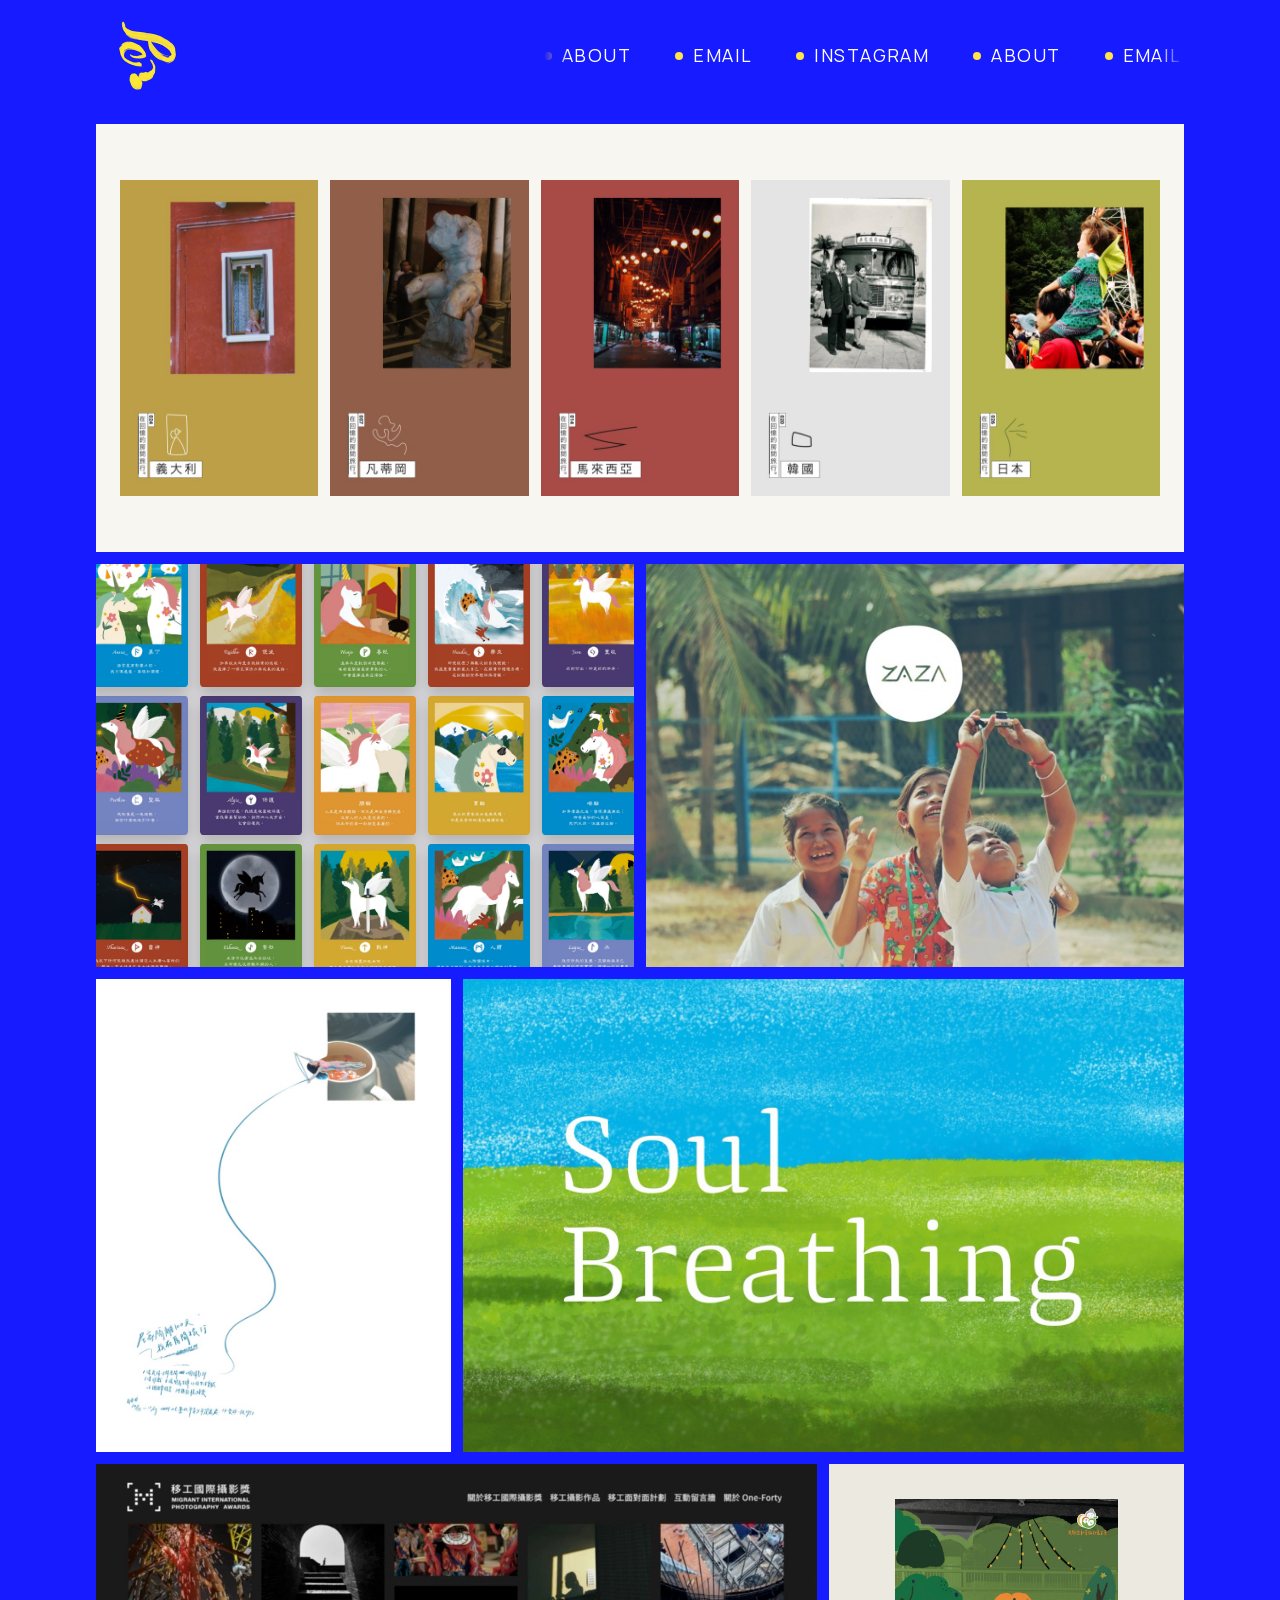
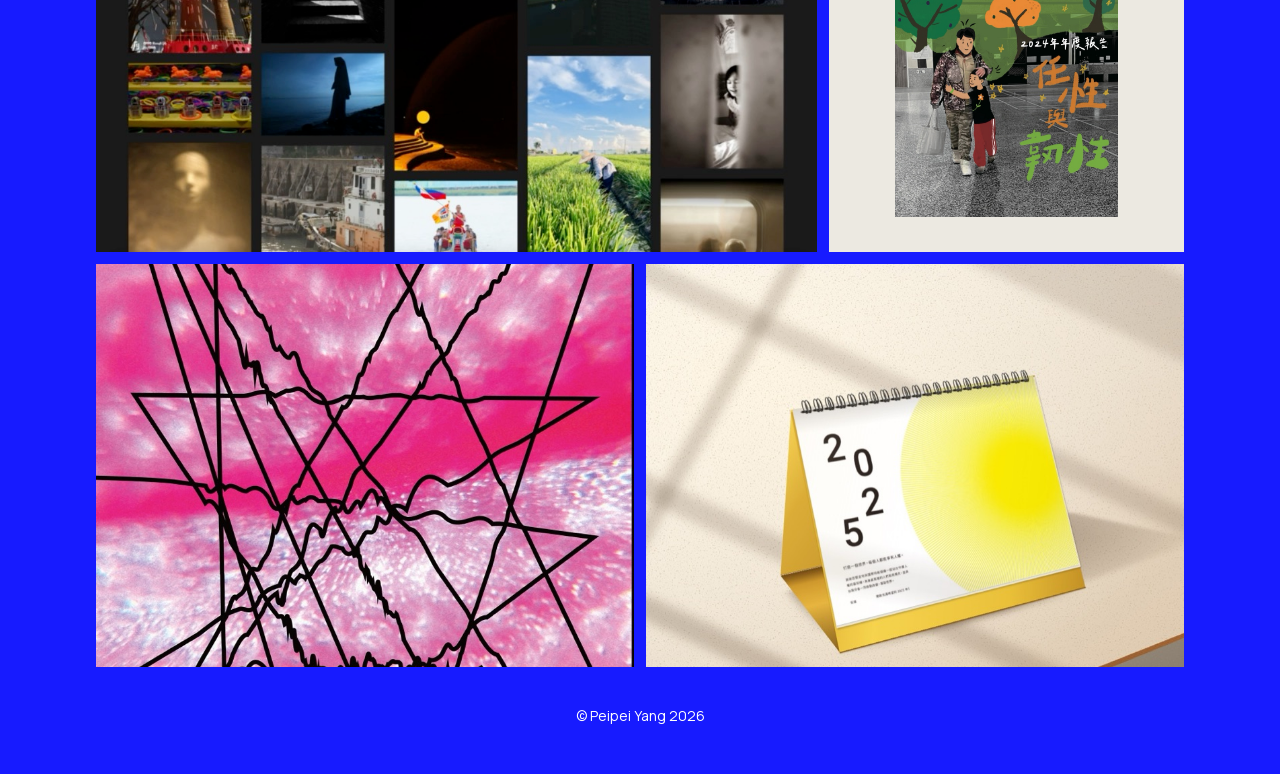
<file: docs/index.html>
<!doctype html>
<html lang="en">
<head>
<meta charset="utf-8">
<meta name="viewport" content="width=device-width, initial-scale=1">
<title>Peipei — Chian-Pei Yang</title>
<meta name="description" content="Chian-Pei Yang (Peipei) is a visual artist and designer based in Taiwan, working across picture books, illustration, publications, exhibitions, and brand design.">
<meta name="theme-color" content="#171bff">
<meta property="og:title" content="Peipei — Chian-Pei Yang">
<meta property="og:description" content="Chian-Pei Yang (Peipei) is a visual artist and designer based in Taiwan, working across picture books, illustration, publications, exhibitions, and brand design.">
<meta property="og:type" content="website">
<link rel="icon" href="assets/brand/favicon.png">
<link rel="stylesheet" href="style.css?v=1795761873">
</head>
<body class="page-home">
<a class="skip-link" href="#main">Skip to content</a>
<header class="site-header"><a class="brand" href="./" aria-label="Peipei, home"><img class="pe" src="assets/brand/pe-still.png" width="88" height="88" alt=""><img class="pe pe-anim" src="assets/brand/pe.gif?v=3" width="88" height="88" alt="" decoding="async"></a><nav class="nav marquee" aria-label="Main"><div class="marquee-track"><div class="marquee-group"><a href="about/"><span class="dot"></span>ABOUT</a><a href="mailto:balalapei@gmail.com"><span class="dot"></span>EMAIL</a><a href="https://www.instagram.com/balalapei/" target="_blank" rel="noopener"><span class="dot"></span>INSTAGRAM</a></div><div class="marquee-group" aria-hidden="true"><a href="about/" tabindex="-1"><span class="dot"></span>ABOUT</a><a href="mailto:balalapei@gmail.com" tabindex="-1"><span class="dot"></span>EMAIL</a><a href="https://www.instagram.com/balalapei/" target="_blank" rel="noopener" tabindex="-1"><span class="dot"></span>INSTAGRAM</a></div><div class="marquee-group" aria-hidden="true"><a href="about/" tabindex="-1"><span class="dot"></span>ABOUT</a><a href="mailto:balalapei@gmail.com" tabindex="-1"><span class="dot"></span>EMAIL</a><a href="https://www.instagram.com/balalapei/" target="_blank" rel="noopener" tabindex="-1"><span class="dot"></span>INSTAGRAM</a></div><div class="marquee-group" aria-hidden="true"><a href="about/" tabindex="-1"><span class="dot"></span>ABOUT</a><a href="mailto:balalapei@gmail.com" tabindex="-1"><span class="dot"></span>EMAIL</a><a href="https://www.instagram.com/balalapei/" target="_blank" rel="noopener" tabindex="-1"><span class="dot"></span>INSTAGRAM</a></div></div></nav></header>
<main id="main">
<h1 class="sr-only">Chian-Pei Yang — Visual artist and designer based in Taiwan</h1><section class="home-grid" aria-label="Work"><div class="home-row"><a class="tile feature" style="grid-column:span 12;--ar:3/1" href="travelling-in-my-room/"><span class="media covers" data-covers="assets/home/cover-01.jpg,assets/home/cover-02.jpg,assets/home/cover-03.jpg,assets/home/cover-04.jpg,assets/home/cover-05.jpg,assets/home/cover-06.jpg,assets/home/cover-07.jpg,assets/home/cover-08.jpg,assets/home/cover-09.jpg,assets/home/cover-10.jpg,assets/home/cover-11.jpg,assets/home/cover-12.jpg,assets/home/cover-13.jpg,assets/home/cover-14.jpg,assets/home/cover-15.jpg,assets/home/cover-16.jpg,assets/home/cover-17.jpg,assets/home/cover-18.jpg,assets/home/cover-19.jpg,assets/home/cover-20.jpg,assets/home/cover-21.jpg,assets/home/cover-22.jpg,assets/home/cover-23.jpg,assets/home/cover-24.jpg,assets/home/cover-25.jpg,assets/home/cover-26.jpg,assets/home/cover-27.jpg,assets/home/cover-28.jpg,assets/home/cover-29.jpg" role="img" aria-label="Several of the books laid out on a table"><span class="book"><img class="on" src="assets/home/cover-01.jpg" alt="" width="420" height="668" fetchpriority="high"><img class="off" alt="" width="420" height="668" aria-hidden="true"></span><span class="book"><img class="on" src="assets/home/cover-07.jpg" alt="" width="420" height="668" ><img class="off" alt="" width="420" height="668" aria-hidden="true"></span><span class="book"><img class="on" src="assets/home/cover-13.jpg" alt="" width="420" height="668" ><img class="off" alt="" width="420" height="668" aria-hidden="true"></span><span class="book"><img class="on" src="assets/home/cover-19.jpg" alt="" width="420" height="668" ><img class="off" alt="" width="420" height="668" aria-hidden="true"></span><span class="book"><img class="on" src="assets/home/cover-25.jpg" alt="" width="420" height="668" ><img class="off" alt="" width="420" height="668" aria-hidden="true"></span></span><span class="label">Travelling in My Room | Art · Book design</span></a></div><div class="home-row"><a class="tile" style="grid-column:span 6;--ar:4/3" href="rune-cards/"><span class="media"><span class="comp grid" style="--ar:4/3;background:#d8d8dc" role="img" aria-label="Rune Healing Cards laid out in three rows"><span class="cf-card" style="--w:19%;--x:-1.90%;--y:-3.83%;--r:0deg"><img src="assets/home/rune-01-480.jpg" alt="" width="480" height="652" loading="lazy"></span><span class="cf-card" style="--w:19%;--x:19.30%;--y:-3.83%;--r:0deg"><img src="assets/home/rune-02-480.jpg" alt="" width="480" height="652" loading="lazy"></span><span class="cf-card" style="--w:19%;--x:40.50%;--y:-3.83%;--r:0deg"><img src="assets/home/rune-03-480.jpg" alt="" width="480" height="652" loading="lazy"></span><span class="cf-card" style="--w:19%;--x:61.70%;--y:-3.83%;--r:0deg"><img src="assets/home/rune-04-480.jpg" alt="" width="480" height="652" loading="lazy"></span><span class="cf-card" style="--w:19%;--x:82.90%;--y:-3.83%;--r:0deg"><img src="assets/home/rune-05-480.jpg" alt="" width="480" height="652" loading="lazy"></span><span class="cf-card" style="--w:19%;--x:-1.90%;--y:32.79%;--r:0deg"><img src="assets/home/rune-06-480.jpg" alt="" width="480" height="652" loading="lazy"></span><span class="cf-card" style="--w:19%;--x:19.30%;--y:32.79%;--r:0deg"><img src="assets/home/rune-07-480.jpg" alt="" width="480" height="652" loading="lazy"></span><span class="cf-card" style="--w:19%;--x:40.50%;--y:32.79%;--r:0deg"><img src="assets/home/rune-09-480.jpg" alt="" width="480" height="652" loading="lazy"></span><span class="cf-card" style="--w:19%;--x:61.70%;--y:32.79%;--r:0deg"><img src="assets/home/rune-10-480.jpg" alt="" width="480" height="652" loading="lazy"></span><span class="cf-card" style="--w:19%;--x:82.90%;--y:32.79%;--r:0deg"><img src="assets/home/rune-11-480.jpg" alt="" width="480" height="652" loading="lazy"></span><span class="cf-card" style="--w:19%;--x:-1.90%;--y:69.41%;--r:0deg"><img src="assets/home/rune-15-480.jpg" alt="" width="480" height="652" loading="lazy"></span><span class="cf-card" style="--w:19%;--x:19.30%;--y:69.41%;--r:0deg"><img src="assets/home/rune-20-480.jpg" alt="" width="480" height="652" loading="lazy"></span><span class="cf-card" style="--w:19%;--x:40.50%;--y:69.41%;--r:0deg"><img src="assets/home/rune-22-480.jpg" alt="" width="480" height="652" loading="lazy"></span><span class="cf-card" style="--w:19%;--x:61.70%;--y:69.41%;--r:0deg"><img src="assets/home/rune-25-480.jpg" alt="" width="480" height="652" loading="lazy"></span><span class="cf-card" style="--w:19%;--x:82.90%;--y:69.41%;--r:0deg"><img src="assets/home/rune-26-480.jpg" alt="" width="480" height="652" loading="lazy"></span></span></span><span class="label">Rune Healing Cards | Art · Illustration</span></a><a class="tile" style="grid-column:span 6;--ar:4/3" href="zaza/"><span class="media"><img src="assets/zaza/cover-2000.jpg" srcset="assets/zaza/cover-800.jpg 800w, assets/zaza/cover-1600.jpg 1600w, assets/zaza/cover-2000.jpg 2000w" sizes="(min-width: 900px) 50vw, 100vw" width="2000" height="1245" alt="" loading="lazy" decoding="async"></span><span class="label">ZAZA Photobook | Design</span></a></div><div class="home-row"><a class="tile" style="grid-column:span 4;--ar:3/4" href="exhibition-visual-design/"><span class="media"><img src="assets/exhibition-visual-design/cover-1875.jpg" srcset="assets/exhibition-visual-design/cover-800.jpg 800w, assets/exhibition-visual-design/cover-1875.jpg 1875w" sizes="(min-width: 900px) 33vw, 100vw" width="1875" height="2500" alt="" loading="lazy" decoding="async"></span><span class="label">Exhibition Visual Design | Design</span></a><a class="tile fill" style="grid-column:span 8;--ar:3/4" href="soul-breathing/"><span class="media"><img src="assets/soul-breathing/cover-2048.jpg" srcset="assets/soul-breathing/cover-800.jpg 800w, assets/soul-breathing/cover-1600.jpg 1600w, assets/soul-breathing/cover-2048.jpg 2048w" sizes="(min-width: 900px) 67vw, 100vw" width="2048" height="2048" alt="" loading="lazy" decoding="async"></span><span class="label">Soul Breathing | Art</span></a></div><div class="home-row"><a class="tile" style="grid-column:span 8;--ar:1280/688" href="migrant-voice-ui/"><span class="media"><video class="autovid" muted loop playsinline preload="none" poster="assets/migrant-voice/wall-loop.jpg" aria-label="The photo wall of the website scrolling" ><source src="assets/migrant-voice/wall-loop.mp4" type="video/mp4"></video></span><span class="label">One-Forty Voice of Migrant Web | Design · Digital</span></a><a class="tile fill" style="grid-column:span 4;--ar:1280/688" href="chen-chou-foundation/"><span class="media padded" style="background:#ece9e1"><img src="assets/chen-chou-foundation/cover-988.jpg" srcset="assets/chen-chou-foundation/cover-800.jpg 800w, assets/chen-chou-foundation/cover-988.jpg 988w" sizes="(min-width: 900px) 33vw, 100vw" width="988" height="1406" alt="" loading="lazy" decoding="async"></span><span class="label">Chen Chou Foundation | Design</span></a></div><div class="home-row"><a class="tile" style="grid-column:span 6;--ar:4/3" href="microscopic-explorations/"><span class="media"><img src="assets/microscopic-explorations/cover-1680.jpg" srcset="assets/microscopic-explorations/cover-800.jpg 800w, assets/microscopic-explorations/cover-1680.jpg 1680w" sizes="(min-width: 900px) 50vw, 100vw" width="1680" height="2400" alt="" loading="lazy" decoding="async"></span><span class="label">Microscopic Explorations | Art</span></a><a class="tile" style="grid-column:span 6;--ar:4/3" href="amnesty-calendar/"><span class="media"><img src="assets/amnesty-calendar/cover-1072.jpg" srcset="assets/amnesty-calendar/cover-800.jpg 800w, assets/amnesty-calendar/cover-1072.jpg 1072w" sizes="(min-width: 900px) 50vw, 100vw" width="1072" height="984" alt="" loading="lazy" decoding="async"></span><span class="label">Amnesty International Taiwan | Design</span></a></div></section>
</main>
<footer class="site-footer">© Peipei Yang 2026</footer>
<script src="main.js?v=1795761873" defer></script>
</body>
</html>
</file>
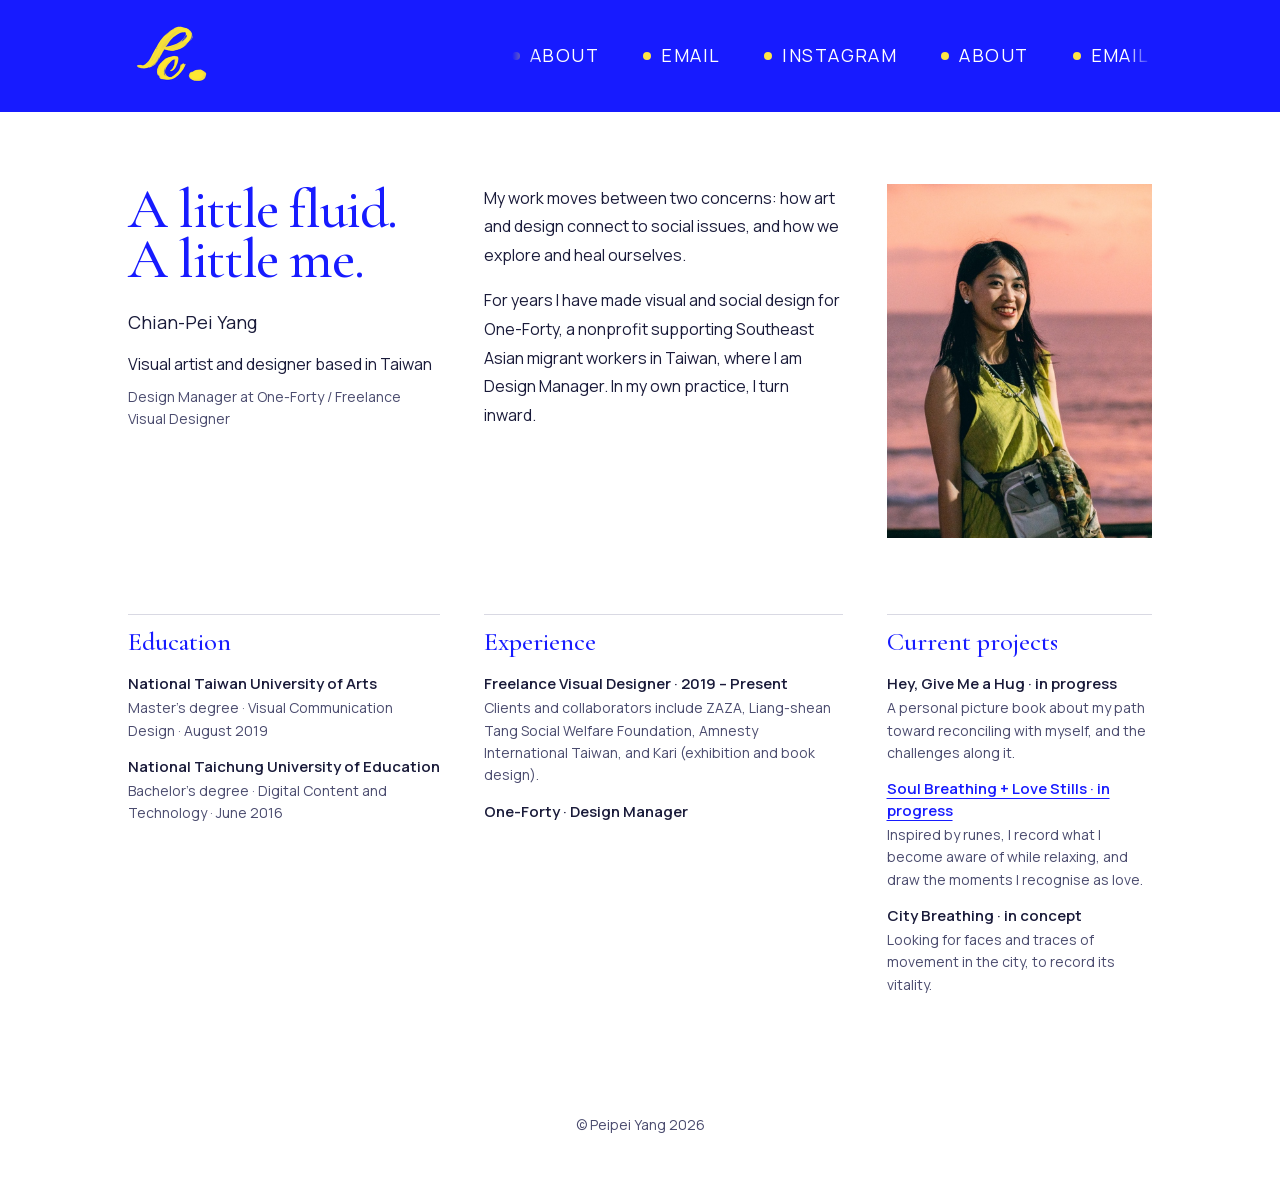
<file: docs/about/index.html>
<!doctype html>
<html lang="en">
<head>
<meta charset="utf-8">
<meta name="viewport" content="width=device-width, initial-scale=1">
<title>About — Peipei — Chian-Pei Yang</title>
<meta name="description" content="Chian-Pei Yang (Peipei) is a visual artist and designer based in Taiwan, working across picture books, illustration, publications, exhibitions, and brand design.">
<meta name="theme-color" content="#171bff">
<meta property="og:title" content="About — Peipei — Chian-Pei Yang">
<meta property="og:description" content="Chian-Pei Yang (Peipei) is a visual artist and designer based in Taiwan, working across picture books, illustration, publications, exhibitions, and brand design.">
<meta property="og:type" content="website">
<link rel="icon" href="../assets/brand/favicon.png">
<link rel="stylesheet" href="../style.css?v=1795761873">
</head>
<body class="page-about">
<a class="skip-link" href="#main">Skip to content</a>
<header class="site-header"><a class="brand" href=".././" aria-label="Peipei, home"><img class="pe" src="../assets/brand/pe-still.png" width="88" height="88" alt=""><img class="pe pe-anim" src="../assets/brand/pe.gif?v=3" width="88" height="88" alt="" decoding="async"></a><nav class="nav marquee" aria-label="Main"><div class="marquee-track"><div class="marquee-group"><a href="../about/" aria-current="page"><span class="dot"></span>ABOUT</a><a href="mailto:balalapei@gmail.com"><span class="dot"></span>EMAIL</a><a href="https://www.instagram.com/balalapei/" target="_blank" rel="noopener"><span class="dot"></span>INSTAGRAM</a></div><div class="marquee-group" aria-hidden="true"><a href="../about/" tabindex="-1"><span class="dot"></span>ABOUT</a><a href="mailto:balalapei@gmail.com" tabindex="-1"><span class="dot"></span>EMAIL</a><a href="https://www.instagram.com/balalapei/" target="_blank" rel="noopener" tabindex="-1"><span class="dot"></span>INSTAGRAM</a></div><div class="marquee-group" aria-hidden="true"><a href="../about/" tabindex="-1"><span class="dot"></span>ABOUT</a><a href="mailto:balalapei@gmail.com" tabindex="-1"><span class="dot"></span>EMAIL</a><a href="https://www.instagram.com/balalapei/" target="_blank" rel="noopener" tabindex="-1"><span class="dot"></span>INSTAGRAM</a></div><div class="marquee-group" aria-hidden="true"><a href="../about/" tabindex="-1"><span class="dot"></span>ABOUT</a><a href="mailto:balalapei@gmail.com" tabindex="-1"><span class="dot"></span>EMAIL</a><a href="https://www.instagram.com/balalapei/" target="_blank" rel="noopener" tabindex="-1"><span class="dot"></span>INSTAGRAM</a></div></div></nav></header>
<main id="main">
<div class="about-main"><div class="ag-head"><h1>A little fluid.<br>A little me.</h1><p class="name">Chian-Pei Yang</p><p class="sub">Visual artist and designer based in Taiwan</p><p class="role">Design Manager at One-Forty / Freelance Visual Designer</p></div><div class="ag-bio bio"><p>My work moves between two concerns: how art and design connect to social issues, and how we explore and heal ourselves.</p><p>For years I have made visual and social design for One-Forty, a nonprofit supporting Southeast Asian migrant workers in Taiwan, where I am Design Manager. In my own practice, I turn inward.</p></div><figure class="portrait"><img src="../assets/about/portrait-810.jpg" srcset="../assets/about/portrait-810.jpg 810w" sizes="(min-width: 900px) 340px, 100vw" width="810" height="1080" alt="Chian-Pei Yang smiling in a green dress, with a pink sunset sky behind her" fetchpriority="high" decoding="async"></figure><section class="about-section s-ed"><h2>Education</h2><div class="row"><div class="t">National Taiwan University of Arts</div><div class="d">Master’s degree · Visual Communication Design · August 2019</div></div><div class="row"><div class="t">National Taichung University of Education</div><div class="d">Bachelor’s degree · Digital Content and Technology · June 2016</div></div></section><section class="about-section s-exp"><h2>Experience</h2><div class="row"><div class="t">Freelance Visual Designer · 2019 – Present</div><div class="d">Clients and collaborators include ZAZA, Liang-shean Tang Social Welfare Foundation, Amnesty International Taiwan, and Kari (exhibition and book design).</div></div><div class="row"><div class="t">One-Forty · Design Manager</div></div></section><section class="about-section s-proj"><h2>Current projects</h2><div class="row"><div class="t">Hey, Give Me a Hug · in progress</div><div class="d">A personal picture book about my path toward reconciling with myself, and the challenges along it.</div></div><div class="row"><div class="t"><a href="../soul-breathing/">Soul Breathing + Love Stills · in progress</a></div><div class="d">Inspired by runes, I record what I become aware of while relaxing, and draw the moments I recognise as love.</div></div><div class="row"><div class="t">City Breathing · in concept</div><div class="d">Looking for faces and traces of movement in the city, to record its vitality.</div></div></section></div>
</main>
<footer class="site-footer">© Peipei Yang 2026</footer>
<script src="../main.js?v=1795761873" defer></script>
</body>
</html>
</file>
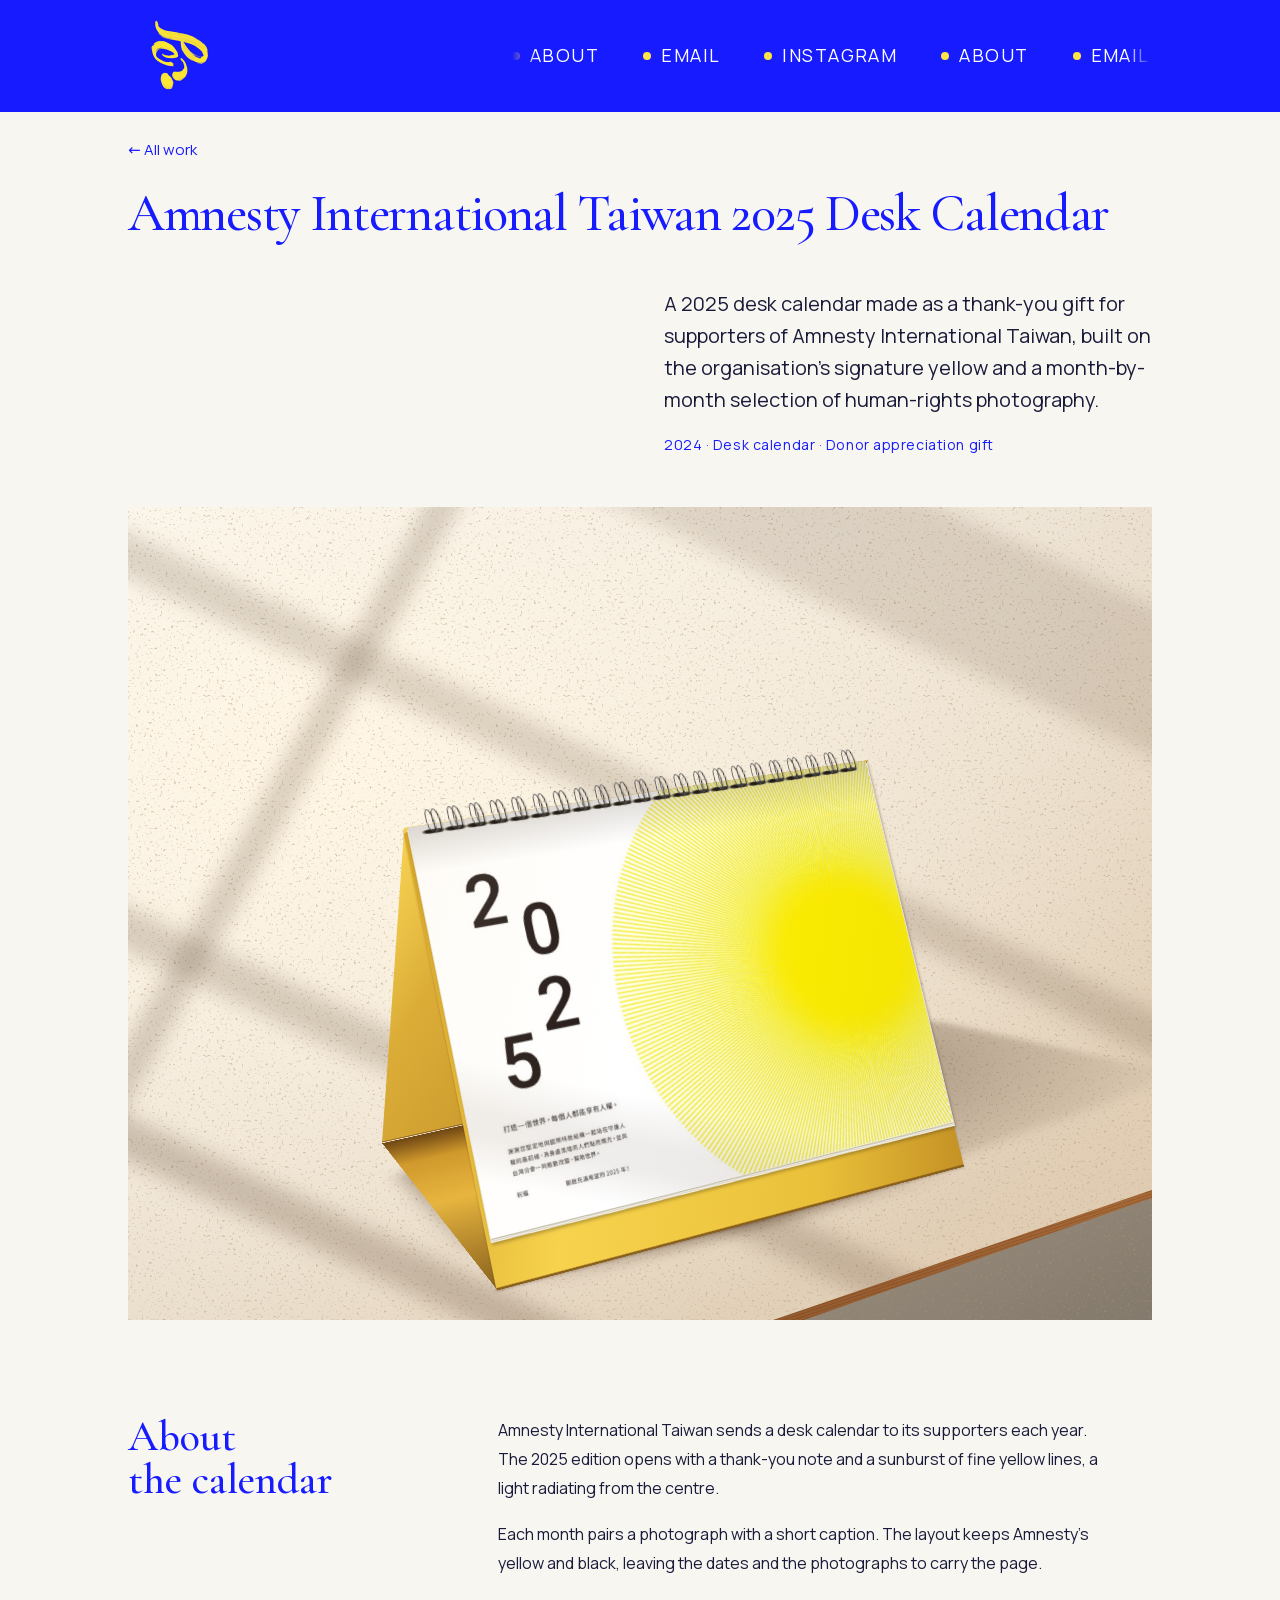
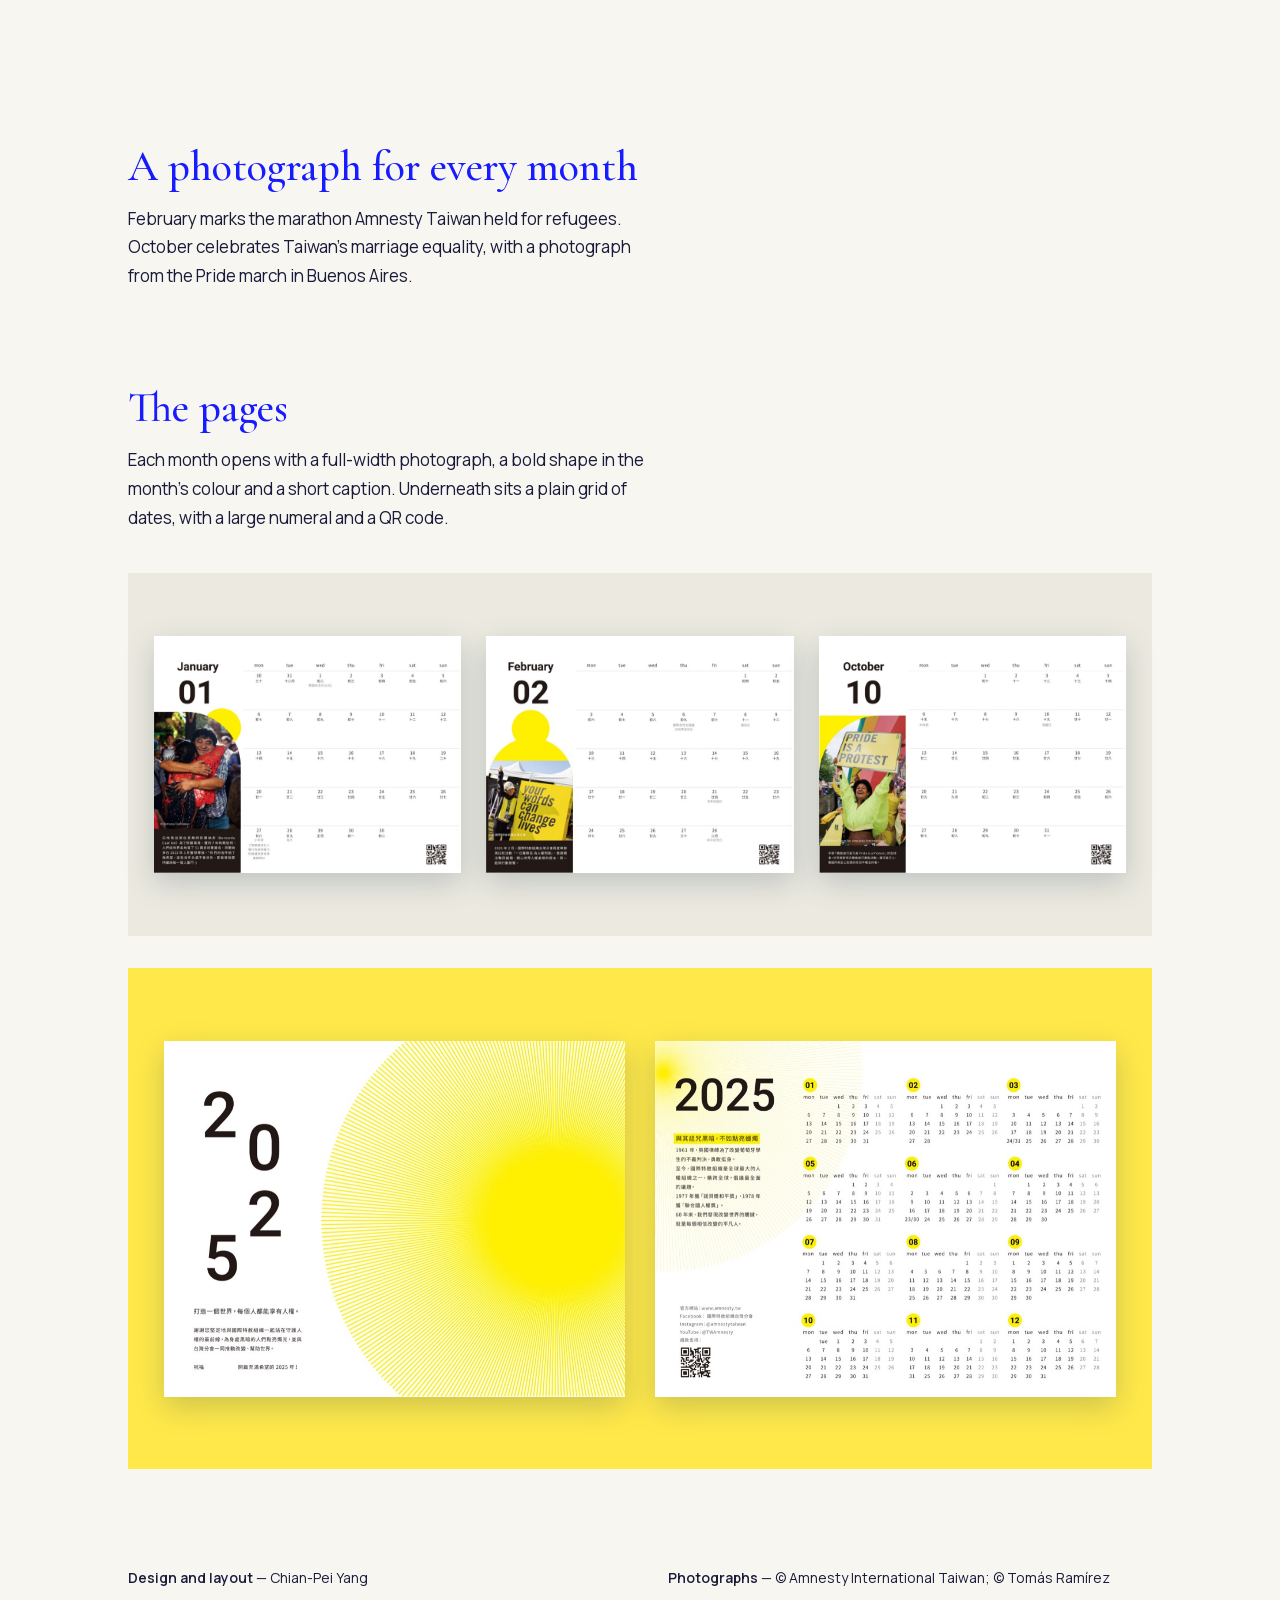
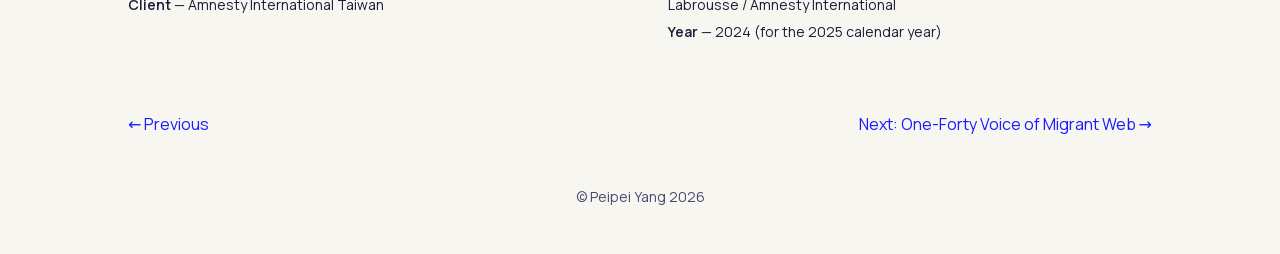
<file: docs/amnesty-calendar/index.html>
<!doctype html>
<html lang="en">
<head>
<meta charset="utf-8">
<meta name="viewport" content="width=device-width, initial-scale=1">
<title>Amnesty International Taiwan — Peipei</title>
<meta name="description" content="Amnesty International Taiwan 2025 desk calendar: a donor appreciation gift in the organisation&#x27;s yellow, pairing each month with human-rights photography.">
<meta name="theme-color" content="#171bff">
<meta property="og:title" content="Amnesty International Taiwan — Peipei">
<meta property="og:description" content="Amnesty International Taiwan 2025 desk calendar: a donor appreciation gift in the organisation&#x27;s yellow, pairing each month with human-rights photography.">
<meta property="og:type" content="website">
<link rel="icon" href="../assets/brand/favicon.png">
<link rel="stylesheet" href="../style.css?v=1795761873">
</head>
<body class="page-project">
<a class="skip-link" href="#main">Skip to content</a>
<header class="site-header"><a class="brand" href=".././" aria-label="Peipei, home"><img class="pe" src="../assets/brand/pe-still.png" width="88" height="88" alt=""><img class="pe pe-anim" src="../assets/brand/pe.gif?v=3" width="88" height="88" alt="" decoding="async"></a><nav class="nav marquee" aria-label="Main"><div class="marquee-track"><div class="marquee-group"><a href="../about/"><span class="dot"></span>ABOUT</a><a href="mailto:balalapei@gmail.com"><span class="dot"></span>EMAIL</a><a href="https://www.instagram.com/balalapei/" target="_blank" rel="noopener"><span class="dot"></span>INSTAGRAM</a></div><div class="marquee-group" aria-hidden="true"><a href="../about/" tabindex="-1"><span class="dot"></span>ABOUT</a><a href="mailto:balalapei@gmail.com" tabindex="-1"><span class="dot"></span>EMAIL</a><a href="https://www.instagram.com/balalapei/" target="_blank" rel="noopener" tabindex="-1"><span class="dot"></span>INSTAGRAM</a></div><div class="marquee-group" aria-hidden="true"><a href="../about/" tabindex="-1"><span class="dot"></span>ABOUT</a><a href="mailto:balalapei@gmail.com" tabindex="-1"><span class="dot"></span>EMAIL</a><a href="https://www.instagram.com/balalapei/" target="_blank" rel="noopener" tabindex="-1"><span class="dot"></span>INSTAGRAM</a></div><div class="marquee-group" aria-hidden="true"><a href="../about/" tabindex="-1"><span class="dot"></span>ABOUT</a><a href="mailto:balalapei@gmail.com" tabindex="-1"><span class="dot"></span>EMAIL</a><a href="https://www.instagram.com/balalapei/" target="_blank" rel="noopener" tabindex="-1"><span class="dot"></span>INSTAGRAM</a></div></div></nav></header>
<main id="main">
<div class="backlink"><a href=".././">&larr; All work</a></div><section class="project-head"><h1 class="title-line">Amnesty International Taiwan 2025 Desk Calendar</h1><div class="intro"><p>A 2025 desk calendar made as a thank-you gift for supporters of Amnesty International Taiwan, built on the organisation&#x27;s signature yellow and a month-by-month selection of human-rights photography.</p><p class="meta">2024 · Desk calendar · Donor appreciation gift</p></div></section><section class="block flipcal-block" style="margin-top:0px"><div class="flipcal" data-flipcal style="--desk:#f7f6f1;--ar:1184 / 940"><div class="cal-set" aria-hidden="true"></div><div class="cal" style="--pa:748 / 578;--cw:49%"><div class="cal-shadow" aria-hidden="true"></div><div class="cal-rear" aria-hidden="true"></div><div class="cal-floor" aria-hidden="true"></div><div class="cal-front" aria-hidden="true"></div><div class="cal-edges" aria-hidden="true"></div><div class="fstack"><div class="fpage is-current"><div class="ffront"><img src="../assets/amnesty-calendar/flip-00-998.jpg" srcset="../assets/amnesty-calendar/flip-00-800.jpg 800w, ../assets/amnesty-calendar/flip-00-998.jpg 998w" sizes="(min-width: 900px) 760px, 78vw" width="998" height="771" alt="Opening page with the year 2025 and a yellow sunburst" loading="lazy" decoding="async"></div><div class="fback" aria-hidden="true"></div></div><div class="fpage" aria-hidden="true"><div class="ffront"><img src="../assets/amnesty-calendar/flip-01-jan-998.jpg" srcset="../assets/amnesty-calendar/flip-01-jan-800.jpg 800w, ../assets/amnesty-calendar/flip-01-jan-998.jpg 998w" sizes="(min-width: 900px) 760px, 78vw" width="998" height="771" alt="January page of the 2025 calendar" loading="lazy" decoding="async"></div><div class="fback" aria-hidden="true"></div></div><div class="fpage" aria-hidden="true"><div class="ffront"><img src="../assets/amnesty-calendar/flip-02-feb-998.jpg" srcset="../assets/amnesty-calendar/flip-02-feb-800.jpg 800w, ../assets/amnesty-calendar/flip-02-feb-998.jpg 998w" sizes="(min-width: 900px) 760px, 78vw" width="998" height="771" alt="February page of the 2025 calendar" loading="lazy" decoding="async"></div><div class="fback" aria-hidden="true"></div></div><div class="fpage" aria-hidden="true"><div class="ffront"><img src="../assets/amnesty-calendar/flip-03-mar-998.jpg" srcset="../assets/amnesty-calendar/flip-03-mar-800.jpg 800w, ../assets/amnesty-calendar/flip-03-mar-998.jpg 998w" sizes="(min-width: 900px) 760px, 78vw" width="998" height="771" alt="March page of the 2025 calendar" loading="lazy" decoding="async"></div><div class="fback" aria-hidden="true"></div></div><div class="fpage" aria-hidden="true"><div class="ffront"><img src="../assets/amnesty-calendar/flip-04-apr-998.jpg" srcset="../assets/amnesty-calendar/flip-04-apr-800.jpg 800w, ../assets/amnesty-calendar/flip-04-apr-998.jpg 998w" sizes="(min-width: 900px) 760px, 78vw" width="998" height="771" alt="April page of the 2025 calendar" loading="lazy" decoding="async"></div><div class="fback" aria-hidden="true"></div></div><div class="fpage" aria-hidden="true"><div class="ffront"><img src="../assets/amnesty-calendar/flip-05-may-998.jpg" srcset="../assets/amnesty-calendar/flip-05-may-800.jpg 800w, ../assets/amnesty-calendar/flip-05-may-998.jpg 998w" sizes="(min-width: 900px) 760px, 78vw" width="998" height="771" alt="May page of the 2025 calendar" loading="lazy" decoding="async"></div><div class="fback" aria-hidden="true"></div></div><div class="fpage" aria-hidden="true"><div class="ffront"><img src="../assets/amnesty-calendar/flip-06-jun-998.jpg" srcset="../assets/amnesty-calendar/flip-06-jun-800.jpg 800w, ../assets/amnesty-calendar/flip-06-jun-998.jpg 998w" sizes="(min-width: 900px) 760px, 78vw" width="998" height="771" alt="June page of the 2025 calendar" loading="lazy" decoding="async"></div><div class="fback" aria-hidden="true"></div></div><div class="fpage" aria-hidden="true"><div class="ffront"><img src="../assets/amnesty-calendar/flip-07-jul-998.jpg" srcset="../assets/amnesty-calendar/flip-07-jul-800.jpg 800w, ../assets/amnesty-calendar/flip-07-jul-998.jpg 998w" sizes="(min-width: 900px) 760px, 78vw" width="998" height="771" alt="July page of the 2025 calendar" loading="lazy" decoding="async"></div><div class="fback" aria-hidden="true"></div></div><div class="fpage" aria-hidden="true"><div class="ffront"><img src="../assets/amnesty-calendar/flip-08-aug-998.jpg" srcset="../assets/amnesty-calendar/flip-08-aug-800.jpg 800w, ../assets/amnesty-calendar/flip-08-aug-998.jpg 998w" sizes="(min-width: 900px) 760px, 78vw" width="998" height="771" alt="August page of the 2025 calendar" loading="lazy" decoding="async"></div><div class="fback" aria-hidden="true"></div></div><div class="fpage" aria-hidden="true"><div class="ffront"><img src="../assets/amnesty-calendar/flip-09-sep-998.jpg" srcset="../assets/amnesty-calendar/flip-09-sep-800.jpg 800w, ../assets/amnesty-calendar/flip-09-sep-998.jpg 998w" sizes="(min-width: 900px) 760px, 78vw" width="998" height="771" alt="September page of the 2025 calendar" loading="lazy" decoding="async"></div><div class="fback" aria-hidden="true"></div></div><div class="fpage" aria-hidden="true"><div class="ffront"><img src="../assets/amnesty-calendar/flip-10-oct-998.jpg" srcset="../assets/amnesty-calendar/flip-10-oct-800.jpg 800w, ../assets/amnesty-calendar/flip-10-oct-998.jpg 998w" sizes="(min-width: 900px) 760px, 78vw" width="998" height="771" alt="October page of the 2025 calendar" loading="lazy" decoding="async"></div><div class="fback" aria-hidden="true"></div></div><div class="fpage" aria-hidden="true"><div class="ffront"><img src="../assets/amnesty-calendar/flip-11-nov-998.jpg" srcset="../assets/amnesty-calendar/flip-11-nov-800.jpg 800w, ../assets/amnesty-calendar/flip-11-nov-998.jpg 998w" sizes="(min-width: 900px) 760px, 78vw" width="998" height="771" alt="November page of the 2025 calendar" loading="lazy" decoding="async"></div><div class="fback" aria-hidden="true"></div></div><div class="fpage" aria-hidden="true"><div class="ffront"><img src="../assets/amnesty-calendar/flip-12-dec-998.jpg" srcset="../assets/amnesty-calendar/flip-12-dec-800.jpg 800w, ../assets/amnesty-calendar/flip-12-dec-998.jpg 998w" sizes="(min-width: 900px) 760px, 78vw" width="998" height="771" alt="December page of the 2025 calendar" loading="lazy" decoding="async"></div><div class="fback" aria-hidden="true"></div></div></div><div class="cal-rings" aria-hidden="true"><i></i><i></i><i></i><i></i><i></i><i></i><i></i><i></i><i></i><i></i><i></i><i></i><i></i><i></i><i></i><i></i><i></i><i></i><i></i><i></i><i></i><i></i></div></div></div></section><section class="info"><h2>About<br>the calendar</h2><div class="body"><p>Amnesty International Taiwan sends a desk calendar to its supporters each year. The 2025 edition opens with a thank-you note and a sunburst of fine yellow lines, a light radiating from the centre.</p><p>Each month pairs a photograph with a short caption. The layout keeps Amnesty&#x27;s yellow and black, leaving the dates and the photographs to carry the page.</p><div class="small-lines"></div></div></section><section class="block intro"><h2>A photograph for every month</h2><p>February marks the marathon Amnesty Taiwan held for refugees. October celebrates Taiwan&#x27;s marriage equality, with a photograph from the Pride march in Buenos Aires.</p></section><section class="block intro"><h2>The pages</h2><p>Each month opens with a full-width photograph, a bold shape in the month&#x27;s colour and a short caption. Underneath sits a plain grid of dates, with a large numeral and a QR code.</p></section><section class="block mock" style="margin-top:32px"><div class="mock-box shadow" style="background:#eceae0;--ar:1184 / 420;--gap:2.5%"><span class="mock-im" style="width:30%"><img src="../assets/amnesty-calendar/page-jan-grid-1559.jpg" srcset="../assets/amnesty-calendar/page-jan-grid-800.jpg 800w, ../assets/amnesty-calendar/page-jan-grid-1559.jpg 1559w" sizes="(min-width: 900px) 360px, 30vw" width="1559" height="1205" alt="January date grid with a large numeral" loading="lazy" decoding="async"></span><span class="mock-im" style="width:30%"><img src="../assets/amnesty-calendar/page-feb-grid-1559.jpg" srcset="../assets/amnesty-calendar/page-feb-grid-800.jpg 800w, ../assets/amnesty-calendar/page-feb-grid-1559.jpg 1559w" sizes="(min-width: 900px) 360px, 30vw" width="1559" height="1205" alt="February date grid with a large numeral" loading="lazy" decoding="async"></span><span class="mock-im" style="width:30%"><img src="../assets/amnesty-calendar/page-oct-grid-1559.jpg" srcset="../assets/amnesty-calendar/page-oct-grid-800.jpg 800w, ../assets/amnesty-calendar/page-oct-grid-1559.jpg 1559w" sizes="(min-width: 900px) 360px, 30vw" width="1559" height="1205" alt="October date grid with a large numeral" loading="lazy" decoding="async"></span></div></section><section class="block mock" style="margin-top:32px"><div class="mock-box shadow" style="background:#ffe94a;--ar:1184 / 580;--gap:3%"><span class="mock-im" style="width:45%"><img src="../assets/amnesty-calendar/page-cover-1559.jpg" srcset="../assets/amnesty-calendar/page-cover-800.jpg 800w, ../assets/amnesty-calendar/page-cover-1559.jpg 1559w" sizes="(min-width: 900px) 560px, 46vw" width="1559" height="1205" alt="Opening page with the year 2025 and the sunburst" loading="lazy" decoding="async"></span><span class="mock-im" style="width:45%"><img src="../assets/amnesty-calendar/page-year-1559.jpg" srcset="../assets/amnesty-calendar/page-year-800.jpg 800w, ../assets/amnesty-calendar/page-year-1559.jpg 1559w" sizes="(min-width: 900px) 560px, 46vw" width="1559" height="1205" alt="Year-at-a-glance page with all twelve months" loading="lazy" decoding="async"></span></div></section><section class="credits"><div><div><strong>Design and layout</strong> — Chian-Pei Yang</div><div><strong>Client</strong> — Amnesty International Taiwan</div></div><div><div><strong>Photographs</strong> — © Amnesty International Taiwan; © Tomás Ramírez Labrousse / Amnesty International</div><div><strong>Year</strong> — 2024 (for the 2025 calendar year)</div></div></section><nav class="prevnext" aria-label="Projects"><a class="prev" href="../rune-cards/">&larr; Previous</a><a class="next" href="../migrant-voice-ui/">Next: One-Forty Voice of Migrant Web &rarr;</a></nav>
</main>
<footer class="site-footer">© Peipei Yang 2026</footer>
<script src="../main.js?v=1795761873" defer></script>
</body>
</html>
</file>
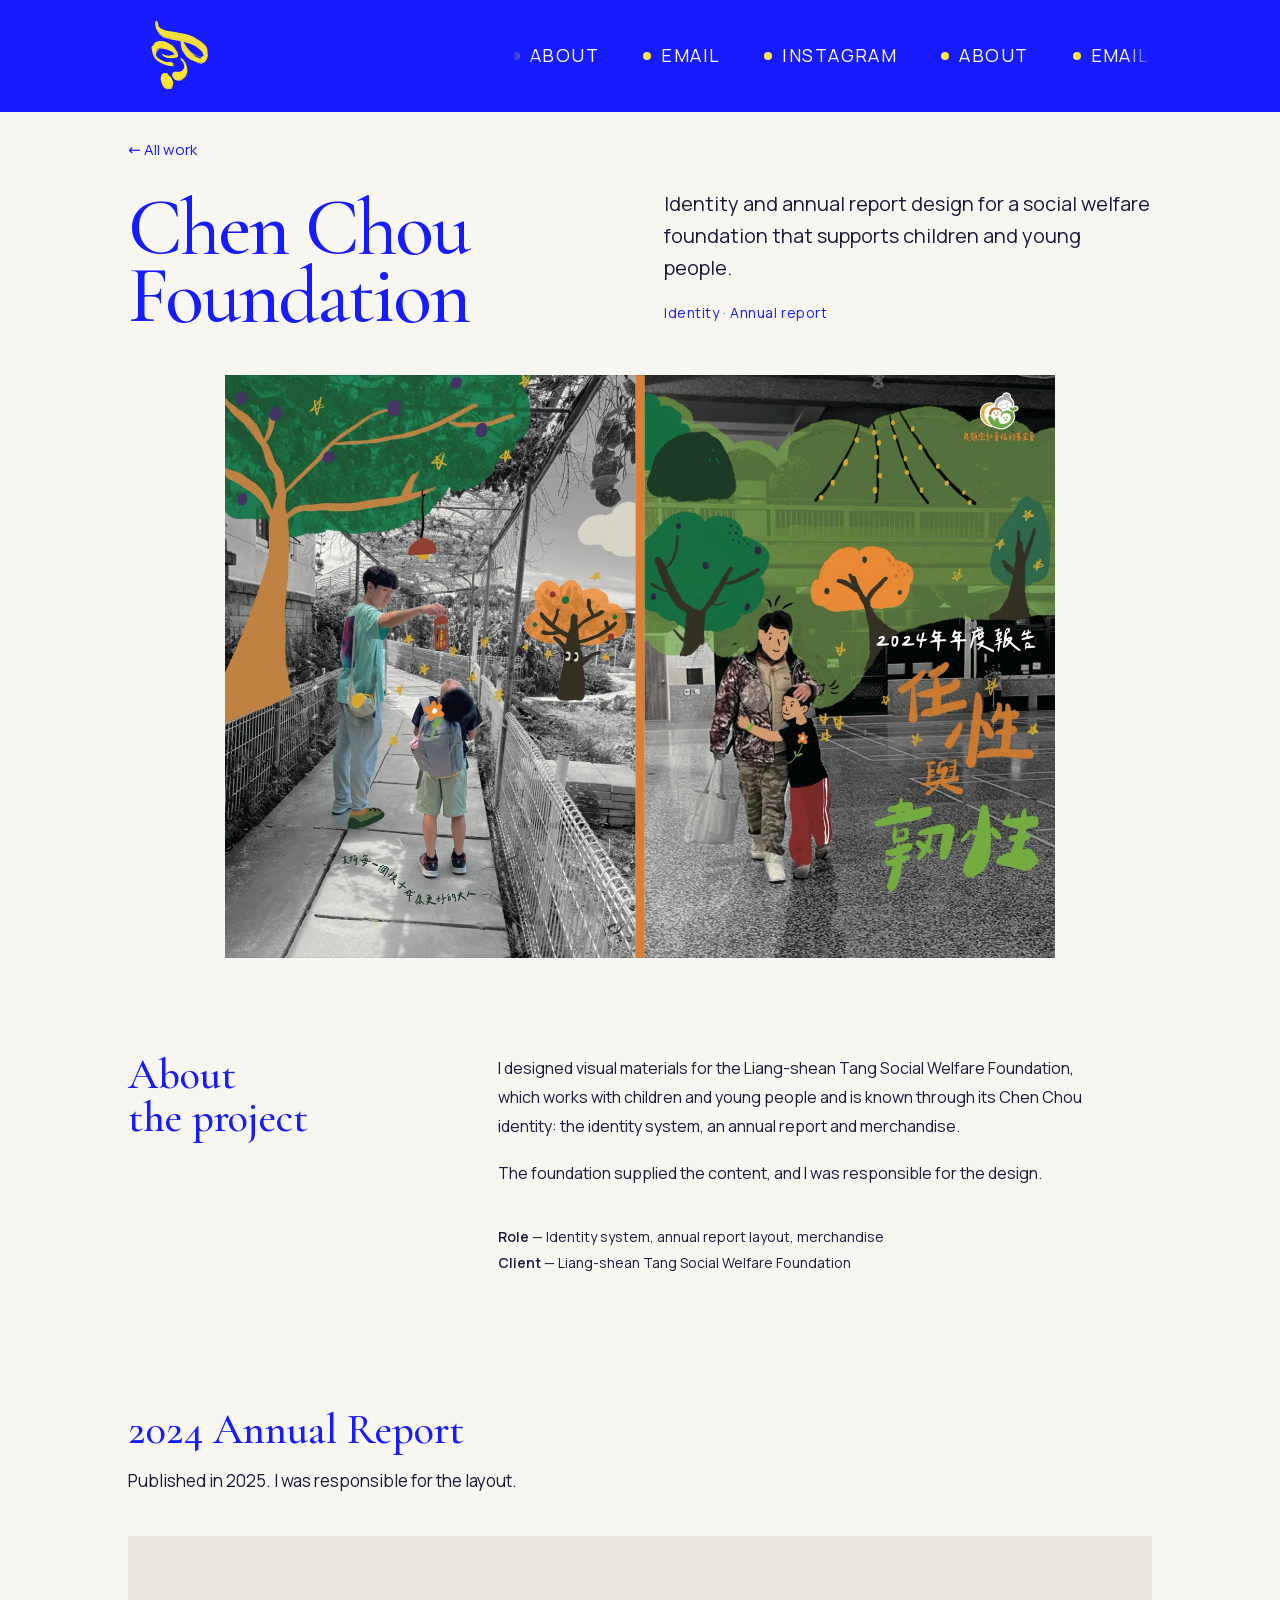
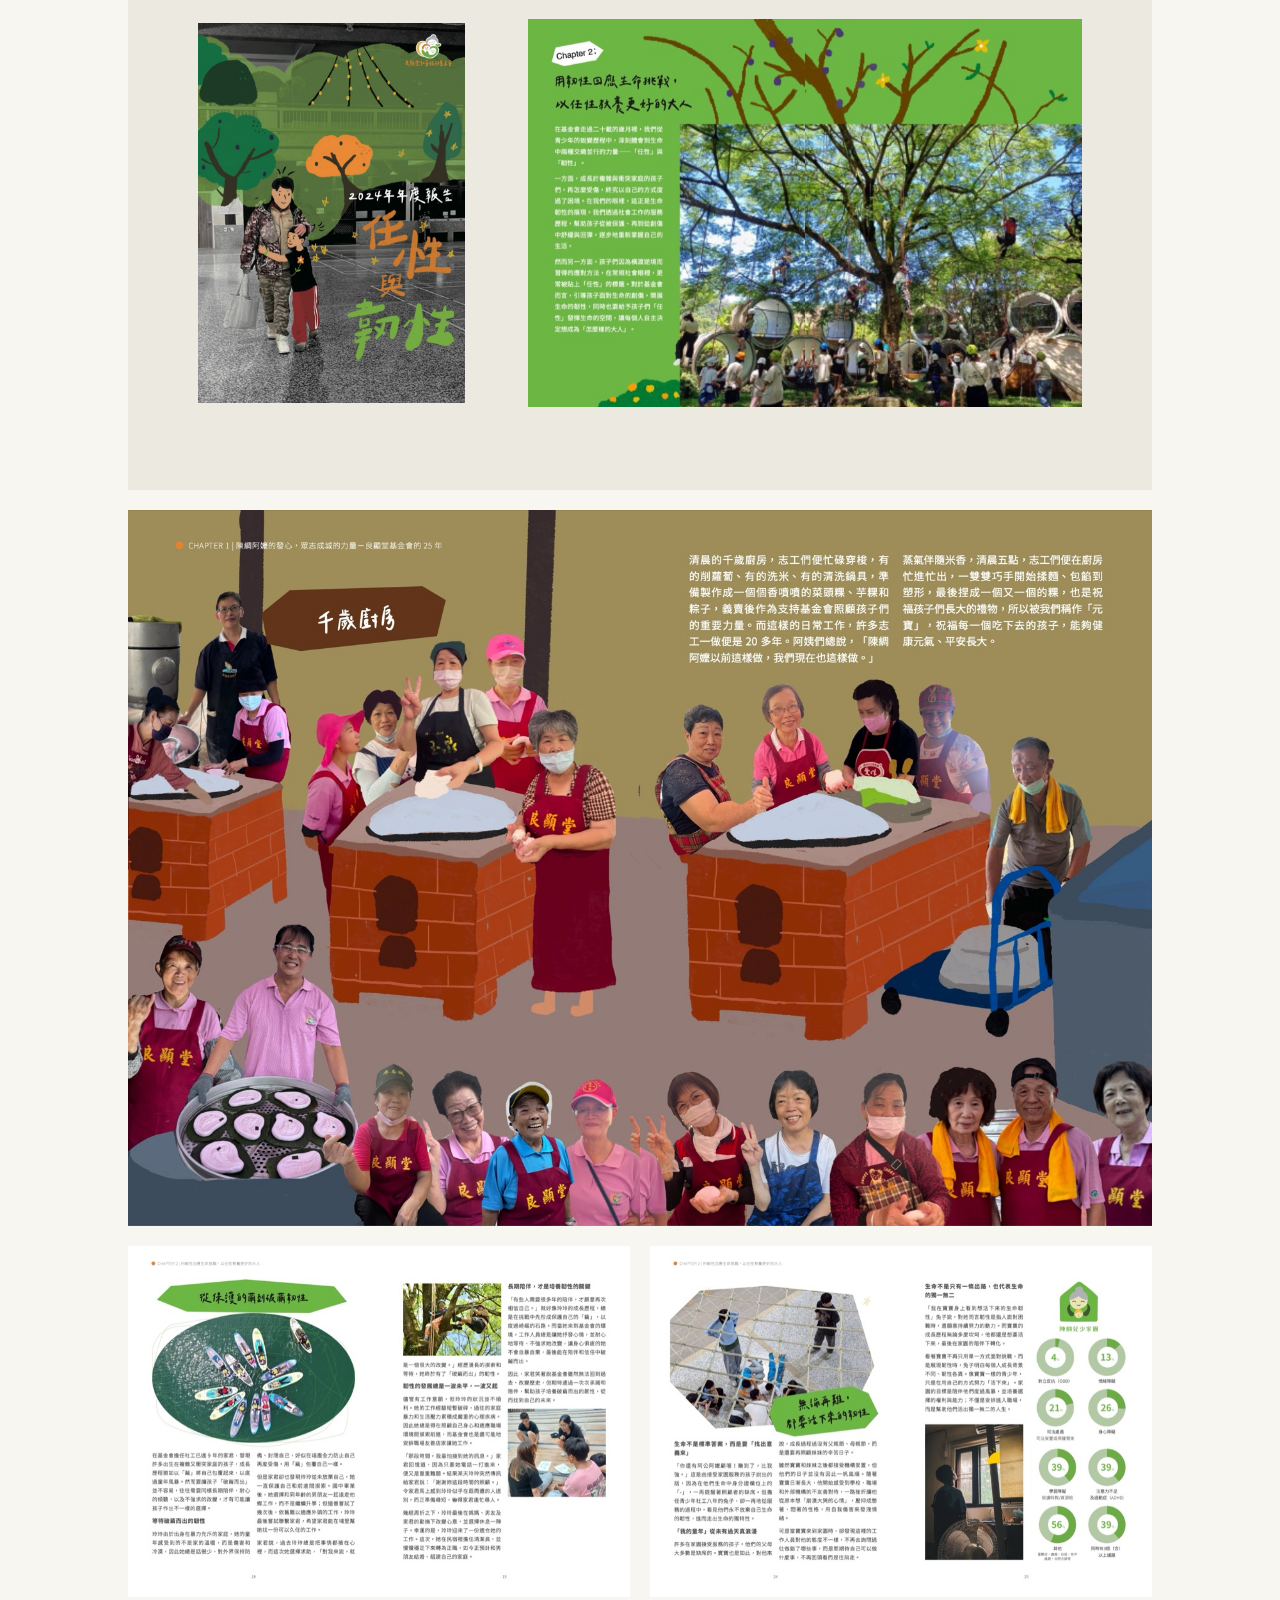
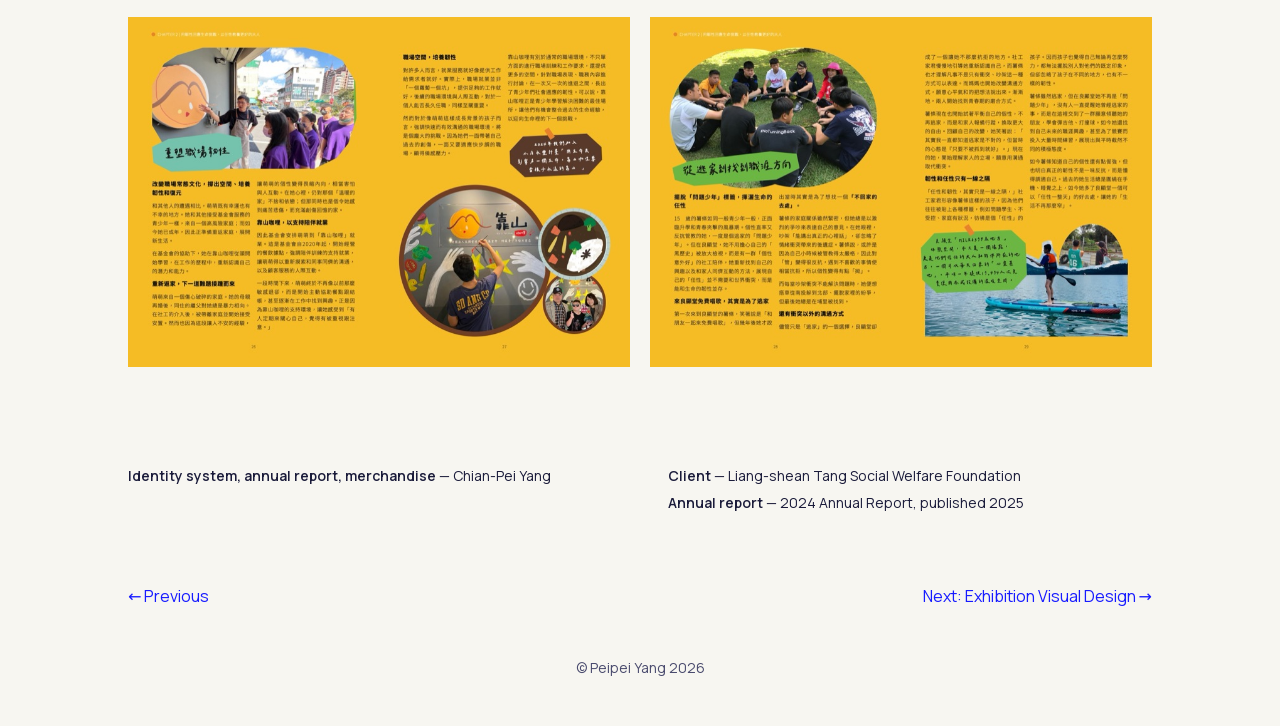
<file: docs/chen-chou-foundation/index.html>
<!doctype html>
<html lang="en">
<head>
<meta charset="utf-8">
<meta name="viewport" content="width=device-width, initial-scale=1">
<title>Chen Chou Foundation — Peipei</title>
<meta name="description" content="Chen Chou Foundation: identity and annual report design for a social welfare foundation that supports children and young people.">
<meta name="theme-color" content="#171bff">
<meta property="og:title" content="Chen Chou Foundation — Peipei">
<meta property="og:description" content="Chen Chou Foundation: identity and annual report design for a social welfare foundation that supports children and young people.">
<meta property="og:type" content="website">
<link rel="icon" href="../assets/brand/favicon.png">
<link rel="stylesheet" href="../style.css?v=1795761873">
</head>
<body class="page-project">
<a class="skip-link" href="#main">Skip to content</a>
<header class="site-header"><a class="brand" href=".././" aria-label="Peipei, home"><img class="pe" src="../assets/brand/pe-still.png" width="88" height="88" alt=""><img class="pe pe-anim" src="../assets/brand/pe.gif?v=3" width="88" height="88" alt="" decoding="async"></a><nav class="nav marquee" aria-label="Main"><div class="marquee-track"><div class="marquee-group"><a href="../about/"><span class="dot"></span>ABOUT</a><a href="mailto:balalapei@gmail.com"><span class="dot"></span>EMAIL</a><a href="https://www.instagram.com/balalapei/" target="_blank" rel="noopener"><span class="dot"></span>INSTAGRAM</a></div><div class="marquee-group" aria-hidden="true"><a href="../about/" tabindex="-1"><span class="dot"></span>ABOUT</a><a href="mailto:balalapei@gmail.com" tabindex="-1"><span class="dot"></span>EMAIL</a><a href="https://www.instagram.com/balalapei/" target="_blank" rel="noopener" tabindex="-1"><span class="dot"></span>INSTAGRAM</a></div><div class="marquee-group" aria-hidden="true"><a href="../about/" tabindex="-1"><span class="dot"></span>ABOUT</a><a href="mailto:balalapei@gmail.com" tabindex="-1"><span class="dot"></span>EMAIL</a><a href="https://www.instagram.com/balalapei/" target="_blank" rel="noopener" tabindex="-1"><span class="dot"></span>INSTAGRAM</a></div><div class="marquee-group" aria-hidden="true"><a href="../about/" tabindex="-1"><span class="dot"></span>ABOUT</a><a href="mailto:balalapei@gmail.com" tabindex="-1"><span class="dot"></span>EMAIL</a><a href="https://www.instagram.com/balalapei/" target="_blank" rel="noopener" tabindex="-1"><span class="dot"></span>INSTAGRAM</a></div></div></nav></header>
<main id="main">
<div class="backlink"><a href=".././">&larr; All work</a></div><section class="project-head"><h1 class="">Chen Chou<br>Foundation</h1><div class="intro"><p>Identity and annual report design for a social welfare foundation that supports children and young people.</p><p class="meta">Identity · Annual report</p></div></section><section class="block wide" style="margin-top:0px"><figure style="width:81%"><img src="../assets/chen-chou-foundation/annual-cover-2000.jpg" srcset="../assets/chen-chou-foundation/annual-cover-800.jpg 800w, ../assets/chen-chou-foundation/annual-cover-1600.jpg 1600w, ../assets/chen-chou-foundation/annual-cover-2000.jpg 2000w" sizes="(min-width: 1280px) 960px, 100vw" width="2000" height="1406" alt="Cover of the foundation&#x27;s 2024 annual report" loading="lazy" decoding="async"></figure></section><section class="info"><h2>About<br>the project</h2><div class="body"><p>I designed visual materials for the Liang-shean Tang Social Welfare Foundation, which works with children and young people and is known through its Chen Chou identity: the identity system, an annual report and merchandise.</p><p>The foundation supplied the content, and I was responsible for the design.</p><div class="small-lines"><div><strong>Role</strong> — Identity system, annual report layout, merchandise</div><div><strong>Client</strong> — Liang-shean Tang Social Welfare Foundation</div></div></div></section><section class="block intro"><h2>2024 Annual Report</h2><p>Published in 2025. I was responsible for the layout.</p></section><section class="block mock" style="margin-top:32px"><div class="mock-box" style="background:#eceae0;--ar:1184 / 640;--gap:6.1%"><span class="mock-im" style="width:26.1%"><img src="../assets/chen-chou-foundation/img-cover-front-988.jpg" srcset="../assets/chen-chou-foundation/img-cover-front-800.jpg 800w, ../assets/chen-chou-foundation/img-cover-front-988.jpg 988w" sizes="(min-width: 900px) 640px, 60vw" width="988" height="1406" alt="Front cover of the annual report" loading="lazy" decoding="async"></span><span class="mock-im" style="width:54.1%"><img src="../assets/chen-chou-foundation/img-open-spread-2400.jpg" srcset="../assets/chen-chou-foundation/img-open-spread-800.jpg 800w, ../assets/chen-chou-foundation/img-open-spread-1600.jpg 1600w, ../assets/chen-chou-foundation/img-open-spread-2400.jpg 2400w" sizes="(min-width: 900px) 640px, 60vw" width="2800" height="1958" alt="Open spread of the annual report" loading="lazy" decoding="async"></span></div></section><section class="block wide" style="margin-top:20px"><figure style="width:100%"><img src="../assets/chen-chou-foundation/annual-spread-14-2400.jpg" srcset="../assets/chen-chou-foundation/annual-spread-14-800.jpg 800w, ../assets/chen-chou-foundation/annual-spread-14-1600.jpg 1600w, ../assets/chen-chou-foundation/annual-spread-14-2400.jpg 2400w" sizes="(min-width: 1280px) 960px, 100vw" width="2800" height="1958" alt="Annual report spread, pages 14 and 15" loading="lazy" decoding="async"></figure></section><section class="block row" style="margin-top:20px;--cols:2"><figure><img src="../assets/chen-chou-foundation/annual-spread-18-2400.jpg" srcset="../assets/chen-chou-foundation/annual-spread-18-800.jpg 800w, ../assets/chen-chou-foundation/annual-spread-18-1600.jpg 1600w, ../assets/chen-chou-foundation/annual-spread-18-2400.jpg 2400w" sizes="(min-width: 900px) 50vw, 100vw" width="2800" height="1958" alt="Annual report spread, pages 18 and 19" loading="lazy" decoding="async"></figure><figure><img src="../assets/chen-chou-foundation/annual-spread-24-2400.jpg" srcset="../assets/chen-chou-foundation/annual-spread-24-800.jpg 800w, ../assets/chen-chou-foundation/annual-spread-24-1600.jpg 1600w, ../assets/chen-chou-foundation/annual-spread-24-2400.jpg 2400w" sizes="(min-width: 900px) 50vw, 100vw" width="2800" height="1958" alt="Annual report spread, pages 24 and 25" loading="lazy" decoding="async"></figure></section><section class="block row" style="margin-top:20px;--cols:2"><figure><img src="../assets/chen-chou-foundation/annual-spread-26-2400.jpg" srcset="../assets/chen-chou-foundation/annual-spread-26-800.jpg 800w, ../assets/chen-chou-foundation/annual-spread-26-1600.jpg 1600w, ../assets/chen-chou-foundation/annual-spread-26-2400.jpg 2400w" sizes="(min-width: 900px) 50vw, 100vw" width="2800" height="1958" alt="Annual report spread, pages 26 and 27" loading="lazy" decoding="async"></figure><figure><img src="../assets/chen-chou-foundation/annual-spread-28-2400.jpg" srcset="../assets/chen-chou-foundation/annual-spread-28-800.jpg 800w, ../assets/chen-chou-foundation/annual-spread-28-1600.jpg 1600w, ../assets/chen-chou-foundation/annual-spread-28-2400.jpg 2400w" sizes="(min-width: 900px) 50vw, 100vw" width="2800" height="1958" alt="Annual report spread, pages 28 and 29" loading="lazy" decoding="async"></figure></section><section class="credits"><div><div><strong>Identity system, annual report, merchandise</strong> — Chian-Pei Yang</div></div><div><div><strong>Client</strong> — Liang-shean Tang Social Welfare Foundation</div><div><strong>Annual report</strong> — 2024 Annual Report, published 2025</div></div></section><nav class="prevnext" aria-label="Projects"><a class="prev" href="../microscopic-explorations/">&larr; Previous</a><a class="next" href="../exhibition-visual-design/">Next: Exhibition Visual Design &rarr;</a></nav>
</main>
<footer class="site-footer">© Peipei Yang 2026</footer>
<script src="../main.js?v=1795761873" defer></script>
</body>
</html>
</file>
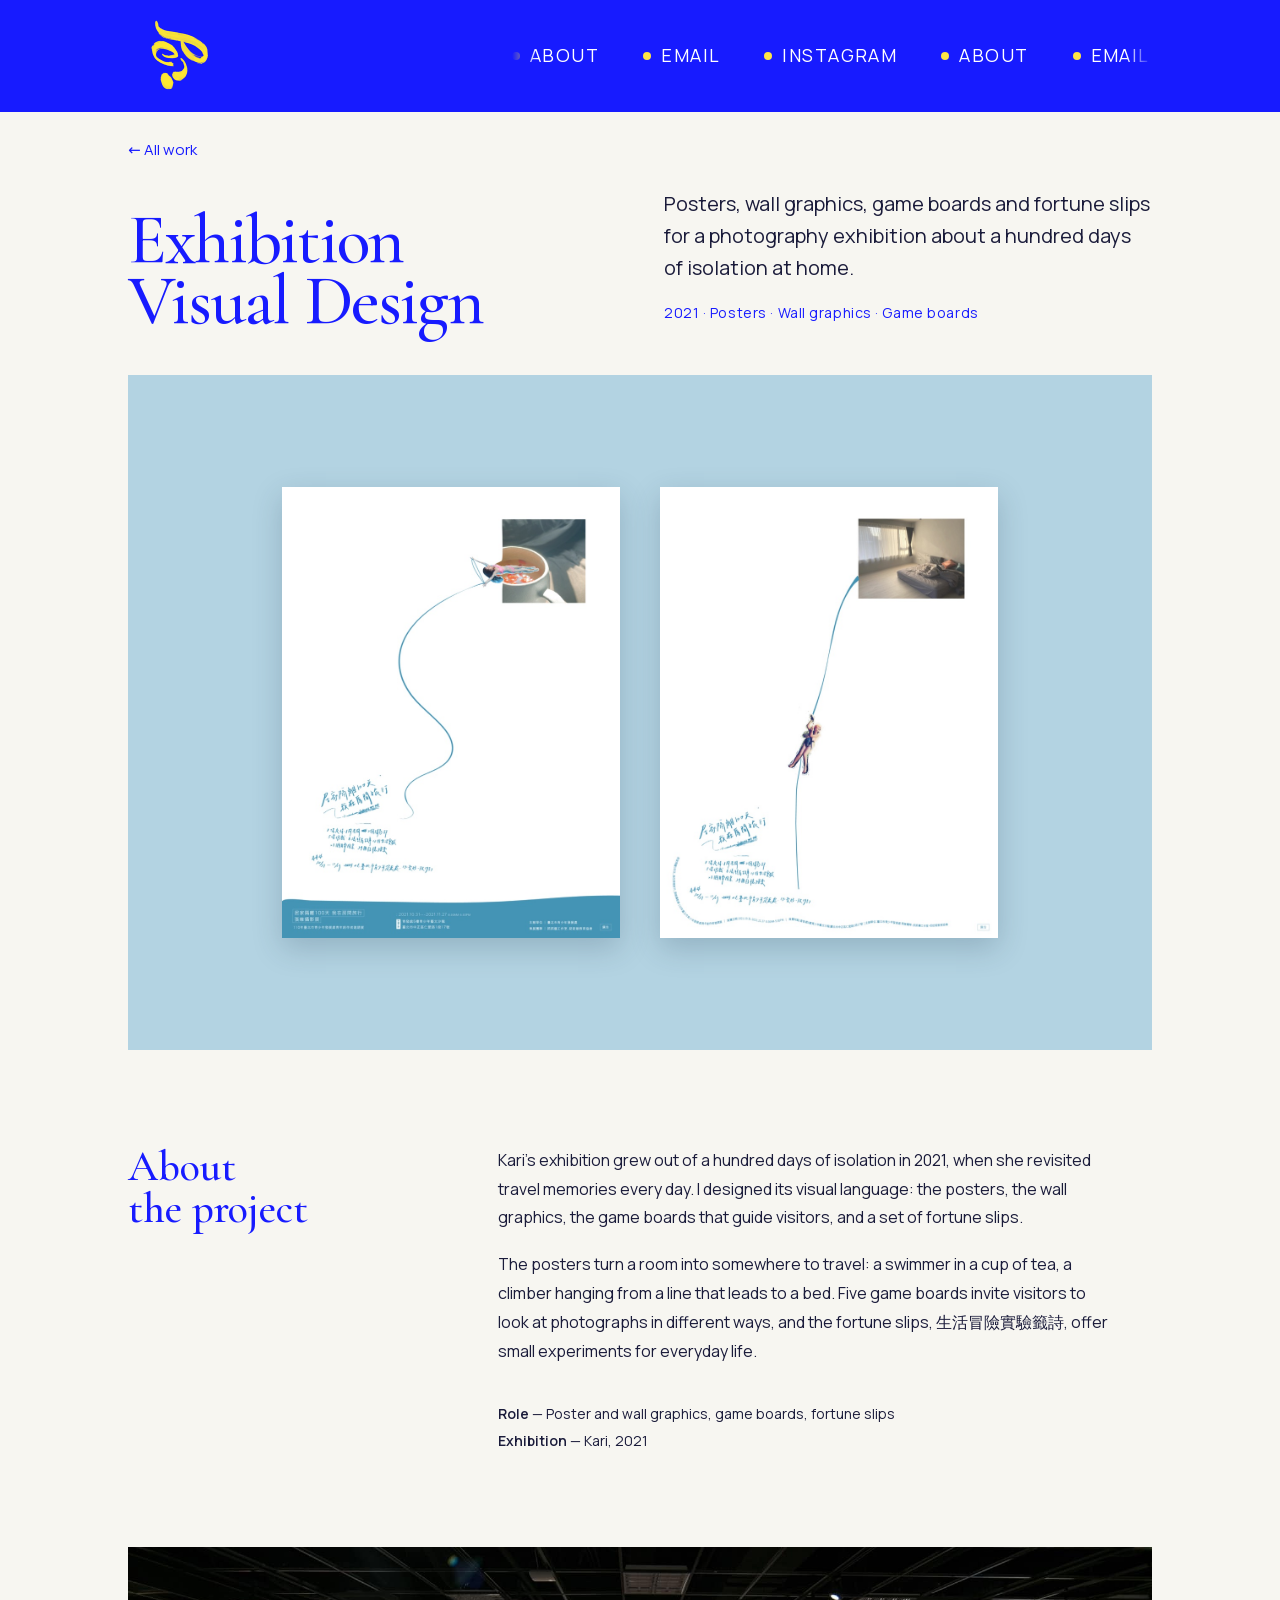
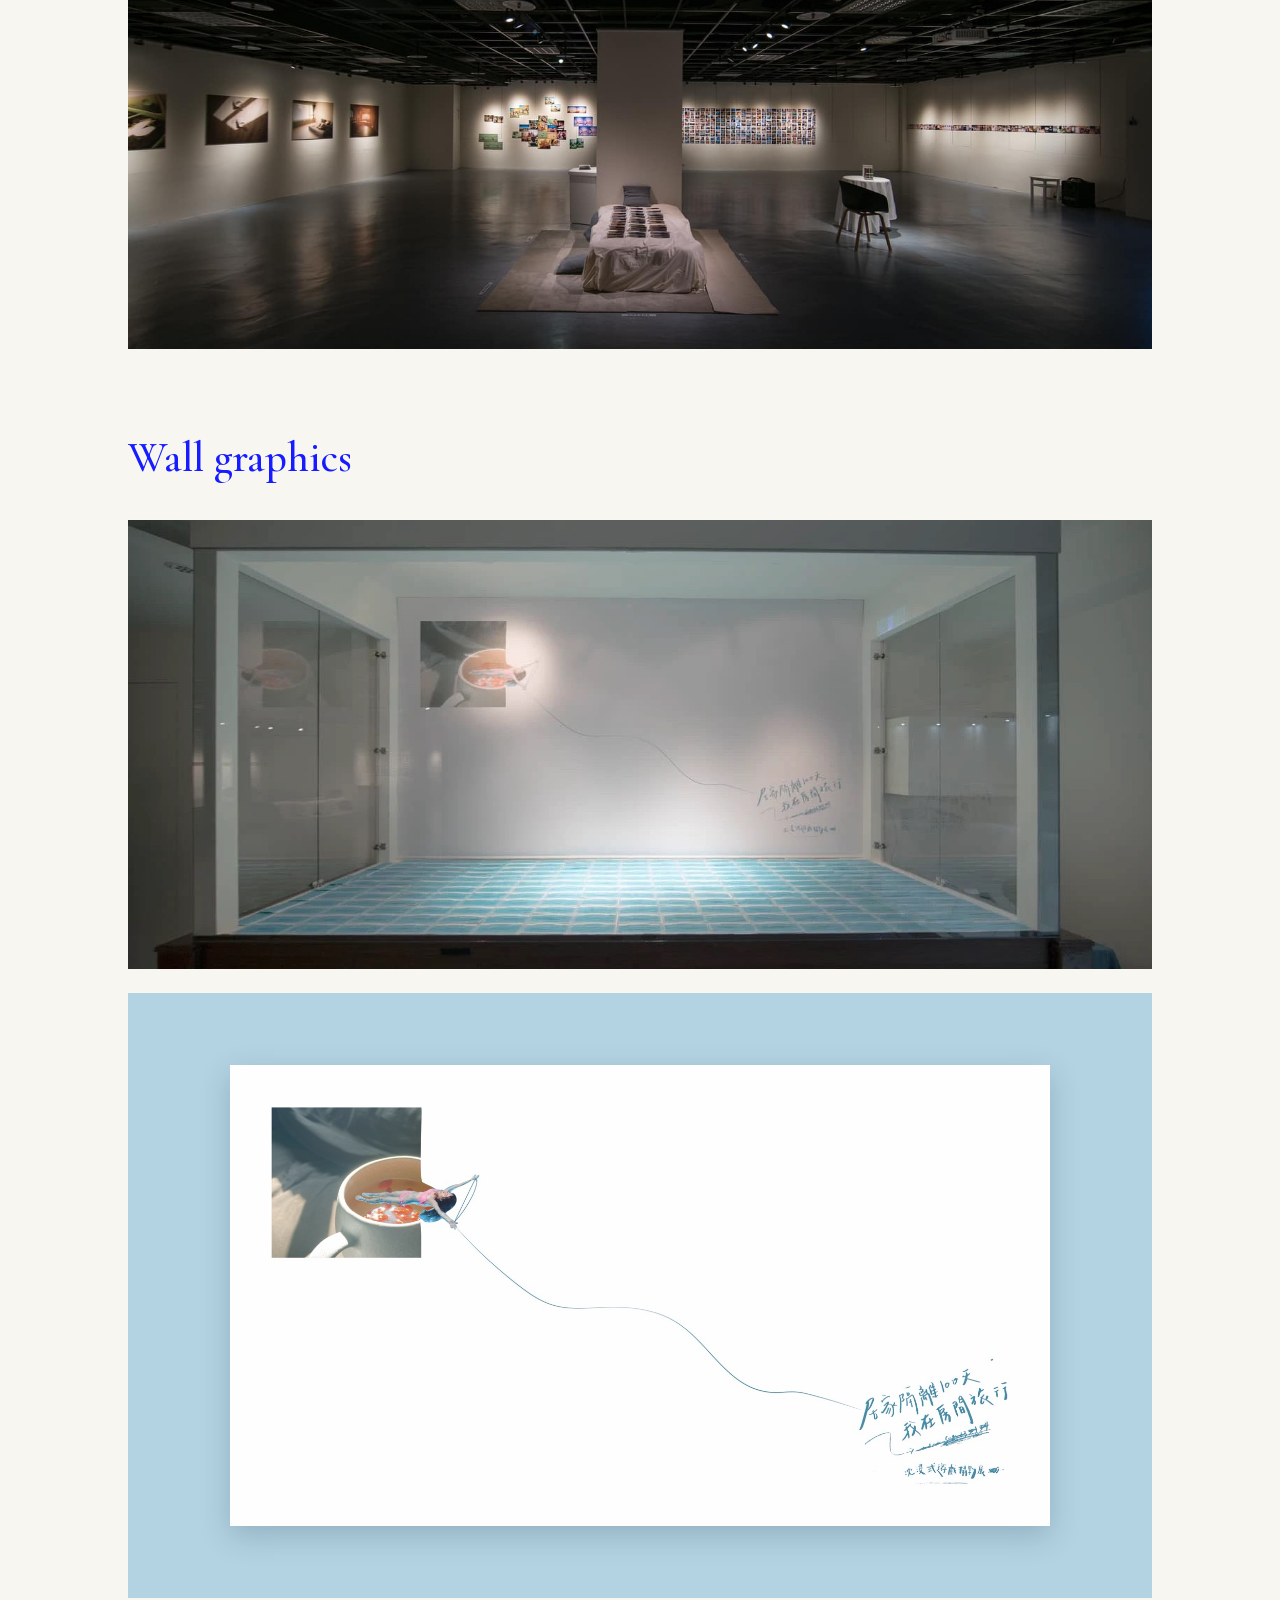
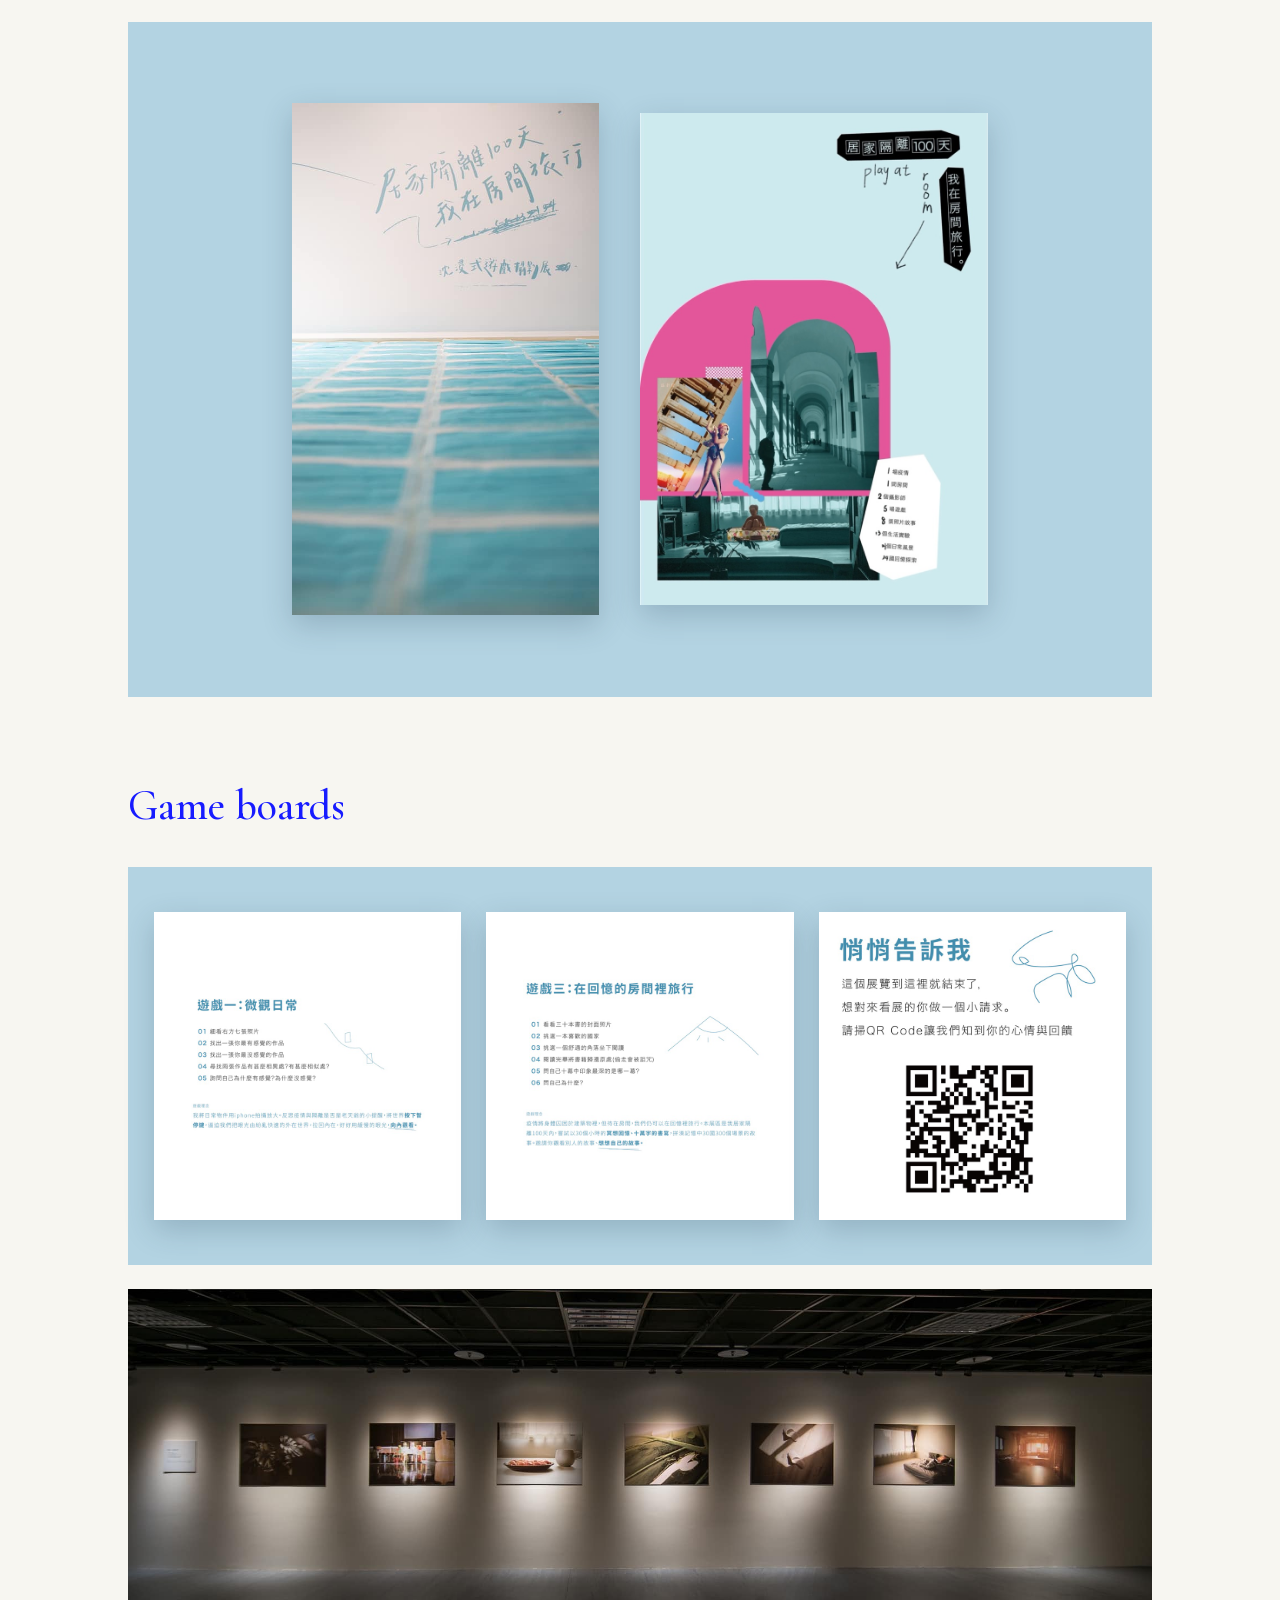
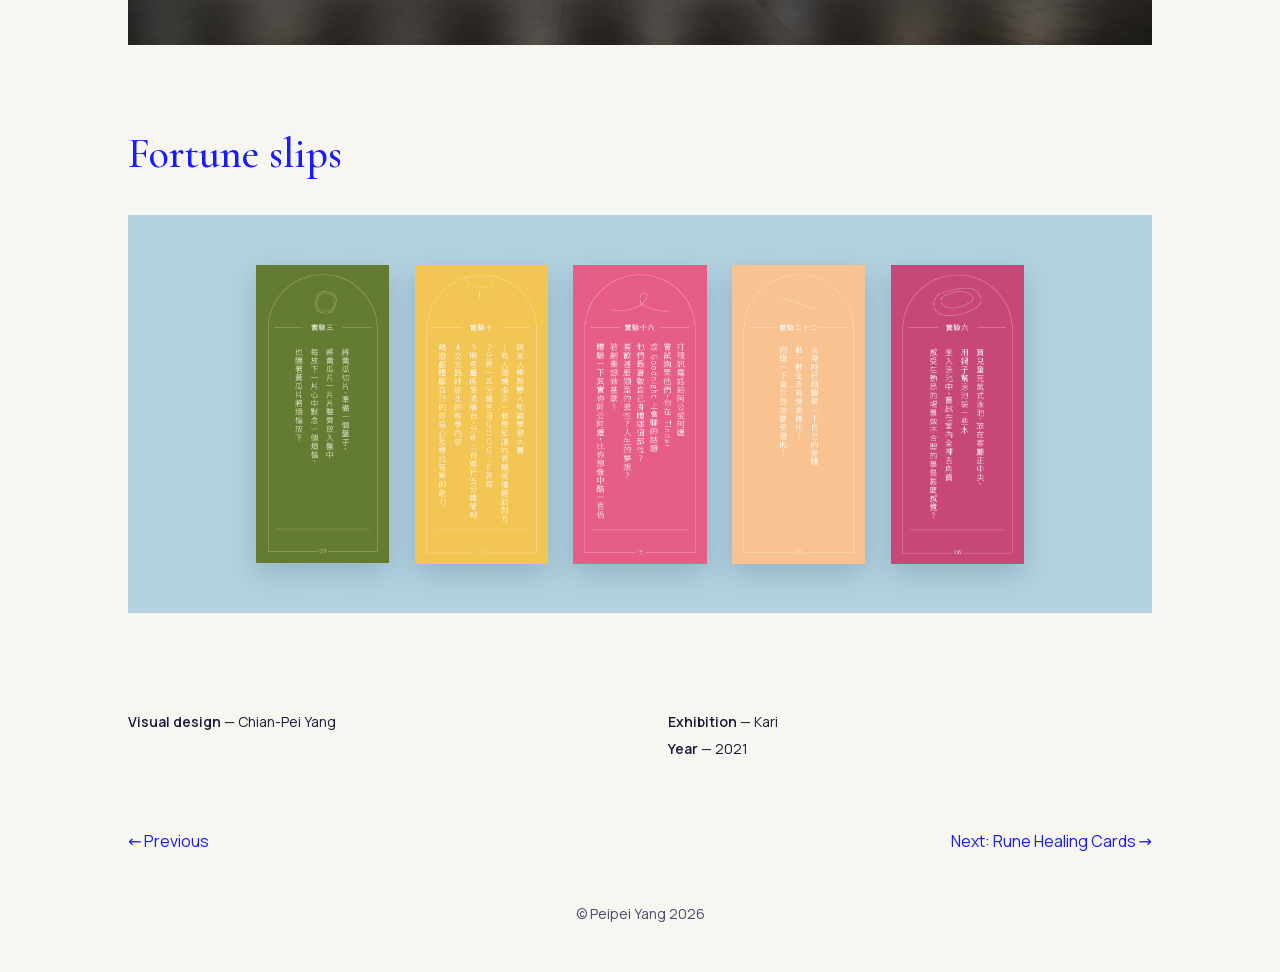
<file: docs/exhibition-visual-design/index.html>
<!doctype html>
<html lang="en">
<head>
<meta charset="utf-8">
<meta name="viewport" content="width=device-width, initial-scale=1">
<title>Exhibition Visual Design — Peipei</title>
<meta name="description" content="Exhibition Visual Design (2021): posters, wall graphics, game boards and fortune slips for a photography exhibition about a hundred days of isolation at home.">
<meta name="theme-color" content="#171bff">
<meta property="og:title" content="Exhibition Visual Design — Peipei">
<meta property="og:description" content="Exhibition Visual Design (2021): posters, wall graphics, game boards and fortune slips for a photography exhibition about a hundred days of isolation at home.">
<meta property="og:type" content="website">
<link rel="icon" href="../assets/brand/favicon.png">
<link rel="stylesheet" href="../style.css?v=1795761873">
</head>
<body class="page-project">
<a class="skip-link" href="#main">Skip to content</a>
<header class="site-header"><a class="brand" href=".././" aria-label="Peipei, home"><img class="pe" src="../assets/brand/pe-still.png" width="88" height="88" alt=""><img class="pe pe-anim" src="../assets/brand/pe.gif?v=3" width="88" height="88" alt="" decoding="async"></a><nav class="nav marquee" aria-label="Main"><div class="marquee-track"><div class="marquee-group"><a href="../about/"><span class="dot"></span>ABOUT</a><a href="mailto:balalapei@gmail.com"><span class="dot"></span>EMAIL</a><a href="https://www.instagram.com/balalapei/" target="_blank" rel="noopener"><span class="dot"></span>INSTAGRAM</a></div><div class="marquee-group" aria-hidden="true"><a href="../about/" tabindex="-1"><span class="dot"></span>ABOUT</a><a href="mailto:balalapei@gmail.com" tabindex="-1"><span class="dot"></span>EMAIL</a><a href="https://www.instagram.com/balalapei/" target="_blank" rel="noopener" tabindex="-1"><span class="dot"></span>INSTAGRAM</a></div><div class="marquee-group" aria-hidden="true"><a href="../about/" tabindex="-1"><span class="dot"></span>ABOUT</a><a href="mailto:balalapei@gmail.com" tabindex="-1"><span class="dot"></span>EMAIL</a><a href="https://www.instagram.com/balalapei/" target="_blank" rel="noopener" tabindex="-1"><span class="dot"></span>INSTAGRAM</a></div><div class="marquee-group" aria-hidden="true"><a href="../about/" tabindex="-1"><span class="dot"></span>ABOUT</a><a href="mailto:balalapei@gmail.com" tabindex="-1"><span class="dot"></span>EMAIL</a><a href="https://www.instagram.com/balalapei/" target="_blank" rel="noopener" tabindex="-1"><span class="dot"></span>INSTAGRAM</a></div></div></nav></header>
<main id="main">
<div class="backlink"><a href=".././">&larr; All work</a></div><section class="project-head"><h1 class="title-md">Exhibition<br>Visual Design</h1><div class="intro"><p>Posters, wall graphics, game boards and fortune slips for a photography exhibition about a hundred days of isolation at home.</p><p class="meta">2021 · Posters · Wall graphics · Game boards</p></div></section><section class="block mock" style="margin-top:0px"><div class="mock-box shadow" style="background:#b3d3e2;--ar:1184 / 780;--gap:4%"><span class="mock-im" style="width:33%"><img src="../assets/exhibition-visual-design/poster-swim-info-1875.jpg" srcset="../assets/exhibition-visual-design/poster-swim-info-800.jpg 800w, ../assets/exhibition-visual-design/poster-swim-info-1875.jpg 1875w" sizes="(min-width: 900px) 420px, 40vw" width="1875" height="2501" alt="Exhibition poster: a swimmer in a cup of tea, with exhibition details" loading="lazy" decoding="async"></span><span class="mock-im" style="width:33%"><img src="../assets/exhibition-visual-design/poster-hang-info-1876.jpg" srcset="../assets/exhibition-visual-design/poster-hang-info-800.jpg 800w, ../assets/exhibition-visual-design/poster-hang-info-1876.jpg 1876w" sizes="(min-width: 900px) 420px, 40vw" width="1876" height="2501" alt="Exhibition poster: a climber hanging from a line that leads to a bed, with exhibition details" loading="lazy" decoding="async"></span></div></section><section class="info"><h2>About<br>the project</h2><div class="body"><p>Kari’s exhibition grew out of a hundred days of isolation in 2021, when she revisited travel memories every day. I designed its visual language: the posters, the wall graphics, the game boards that guide visitors, and a set of fortune slips.</p><p>The posters turn a room into somewhere to travel: a swimmer in a cup of tea, a climber hanging from a line that leads to a bed. Five game boards invite visitors to look at photographs in different ways, and the fortune slips, 生活冒險實驗籤詩, offer small experiments for everyday life.</p><div class="small-lines"><div><strong>Role</strong> — Poster and wall graphics, game boards, fortune slips</div><div><strong>Exhibition</strong> — Kari, 2021</div></div></div></section><section class="block wide" style="margin-top:48px"><figure style="width:100%"><img src="../assets/exhibition-visual-design/venue-wide-1628.jpg" srcset="../assets/exhibition-visual-design/venue-wide-800.jpg 800w, ../assets/exhibition-visual-design/venue-wide-1628.jpg 1628w" sizes="(min-width: 1280px) 960px, 100vw" width="1628" height="640" alt="The exhibition hall with photographs on the walls and a bed on a rug in the middle" loading="lazy" decoding="async"></figure></section><section class="block intro"><h2>Wall graphics</h2></section><section class="block wide" style="margin-top:32px"><figure style="width:100%"><img src="../assets/exhibition-visual-design/venue-wall-1460.jpg" srcset="../assets/exhibition-visual-design/venue-wall-800.jpg 800w, ../assets/exhibition-visual-design/venue-wall-1460.jpg 1460w" sizes="(min-width: 1280px) 960px, 100vw" width="1460" height="640" alt="The exhibition wall with the swimmer poster and a hand-drawn line running across it, above a floor of blue tiles" loading="lazy" decoding="async"></figure></section><section class="block mock" style="margin-top:24px"><div class="mock-box shadow" style="background:#b3d3e2;--ar:1184 / 700;--gap:0%"><span class="mock-im" style="width:80%"><img src="../assets/exhibition-visual-design/wall-wide-2400.jpg" srcset="../assets/exhibition-visual-design/wall-wide-800.jpg 800w, ../assets/exhibition-visual-design/wall-wide-1600.jpg 1600w, ../assets/exhibition-visual-design/wall-wide-2400.jpg 2400w" sizes="(min-width: 900px) 960px, 80vw" width="2400" height="1350" alt="Wall graphic, wide version: the swimmer and a line running to the title" loading="lazy" decoding="async"></span></div></section><section class="block mock" style="margin-top:24px"><div class="mock-box shadow" style="background:#b3d3e2;--ar:1184 / 780;--gap:4%"><span class="mock-im" style="width:30%"><img src="../assets/exhibition-visual-design/venue-floor-576.jpg" srcset="../assets/exhibition-visual-design/venue-floor-576.jpg 576w" sizes="(min-width: 900px) 420px, 40vw" width="576" height="960" alt="Hand-lettered title on the wall above a floor of blue tiles" loading="lazy" decoding="async"></span><span class="mock-im" style="width:34%"><img src="../assets/exhibition-visual-design/collage-poster-1697.jpg" srcset="../assets/exhibition-visual-design/collage-poster-800.jpg 800w, ../assets/exhibition-visual-design/collage-poster-1697.jpg 1697w" sizes="(min-width: 900px) 420px, 40vw" width="1697" height="2400" alt="Collage poster in pink and blue: a corridor, a swimmer and a list of the exhibition&#x27;s rooms" loading="lazy" decoding="async"></span></div></section><section class="block intro"><h2>Game boards</h2></section><section class="block mock" style="margin-top:32px"><div class="mock-box shadow" style="background:#b3d3e2;--ar:1184 / 460;--gap:2.5%"><span class="mock-im" style="width:30%"><img src="../assets/exhibition-visual-design/board-01-2000.jpg" srcset="../assets/exhibition-visual-design/board-01-800.jpg 800w, ../assets/exhibition-visual-design/board-01-1600.jpg 1600w, ../assets/exhibition-visual-design/board-01-2000.jpg 2000w" sizes="(min-width: 900px) 360px, 30vw" width="2000" height="2000" alt="Game board 1: Looking closely at the everyday" loading="lazy" decoding="async"></span><span class="mock-im" style="width:30%"><img src="../assets/exhibition-visual-design/board-03-2000.jpg" srcset="../assets/exhibition-visual-design/board-03-800.jpg 800w, ../assets/exhibition-visual-design/board-03-1600.jpg 1600w, ../assets/exhibition-visual-design/board-03-2000.jpg 2000w" sizes="(min-width: 900px) 360px, 30vw" width="2000" height="2000" alt="Game board 3: Travelling in a room of memories" loading="lazy" decoding="async"></span><span class="mock-im" style="width:30%"><img src="../assets/exhibition-visual-design/board-explain-2000.jpg" srcset="../assets/exhibition-visual-design/board-explain-800.jpg 800w, ../assets/exhibition-visual-design/board-explain-1600.jpg 1600w, ../assets/exhibition-visual-design/board-explain-2000.jpg 2000w" sizes="(min-width: 900px) 360px, 30vw" width="2000" height="2000" alt="Game board with a QR code inviting visitors to leave a message" loading="lazy" decoding="async"></span></div></section><section class="block wide" style="margin-top:24px"><figure style="width:100%"><img src="../assets/exhibition-visual-design/venue-prints-1842.jpg" srcset="../assets/exhibition-visual-design/venue-prints-800.jpg 800w, ../assets/exhibition-visual-design/venue-prints-1842.jpg 1842w" sizes="(min-width: 1280px) 960px, 100vw" width="1842" height="640" alt="Photographs lit on the exhibition wall" loading="lazy" decoding="async"></figure></section><section class="block intro"><h2>Fortune slips</h2></section><section class="block mock" style="margin-top:32px"><div class="mock-box shadow" style="background:#b3d3e2;--ar:1184 / 460;--gap:2.5%"><span class="mock-im" style="width:13%"><img src="../assets/exhibition-visual-design/slip-1-356.jpg" srcset="../assets/exhibition-visual-design/slip-1-356.jpg 356w" sizes="(min-width: 900px) 160px, 14vw" width="356" height="798" alt="Fortune slip 1" loading="lazy" decoding="async"></span><span class="mock-im" style="width:13%"><img src="../assets/exhibition-visual-design/slip-2-355.jpg" srcset="../assets/exhibition-visual-design/slip-2-355.jpg 355w" sizes="(min-width: 900px) 160px, 14vw" width="355" height="798" alt="Fortune slip 2" loading="lazy" decoding="async"></span><span class="mock-im" style="width:13%"><img src="../assets/exhibition-visual-design/slip-3-355.jpg" srcset="../assets/exhibition-visual-design/slip-3-355.jpg 355w" sizes="(min-width: 900px) 160px, 14vw" width="355" height="798" alt="Fortune slip 3" loading="lazy" decoding="async"></span><span class="mock-im" style="width:13%"><img src="../assets/exhibition-visual-design/slip-4-355.jpg" srcset="../assets/exhibition-visual-design/slip-4-355.jpg 355w" sizes="(min-width: 900px) 160px, 14vw" width="355" height="798" alt="Fortune slip 4" loading="lazy" decoding="async"></span><span class="mock-im" style="width:13%"><img src="../assets/exhibition-visual-design/slip-5-355.jpg" srcset="../assets/exhibition-visual-design/slip-5-355.jpg 355w" sizes="(min-width: 900px) 160px, 14vw" width="355" height="798" alt="Fortune slip 5" loading="lazy" decoding="async"></span></div></section><section class="credits"><div><div><strong>Visual design</strong> — Chian-Pei Yang</div></div><div><div><strong>Exhibition</strong> — Kari</div><div><strong>Year</strong> — 2021</div></div></section><nav class="prevnext" aria-label="Projects"><a class="prev" href="../chen-chou-foundation/">&larr; Previous</a><a class="next" href="../rune-cards/">Next: Rune Healing Cards &rarr;</a></nav>
</main>
<footer class="site-footer">© Peipei Yang 2026</footer>
<script src="../main.js?v=1795761873" defer></script>
</body>
</html>
</file>
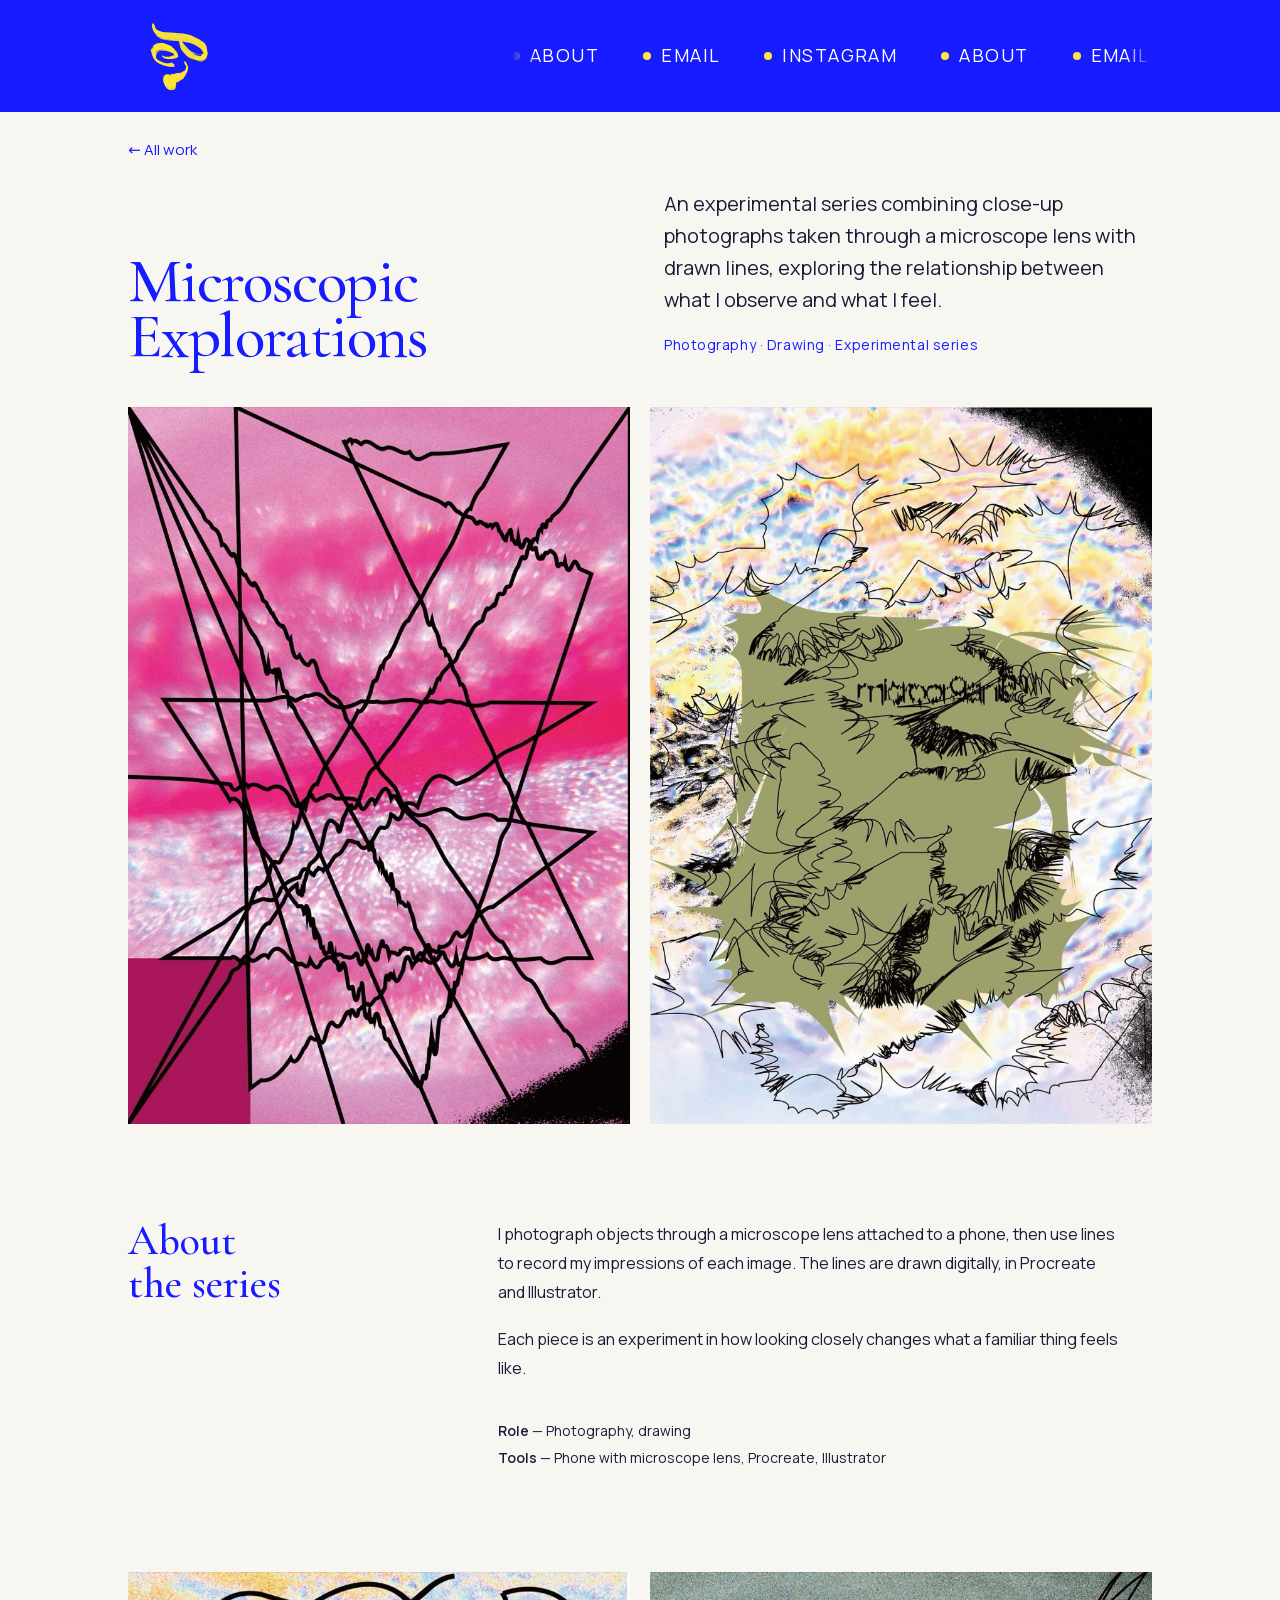
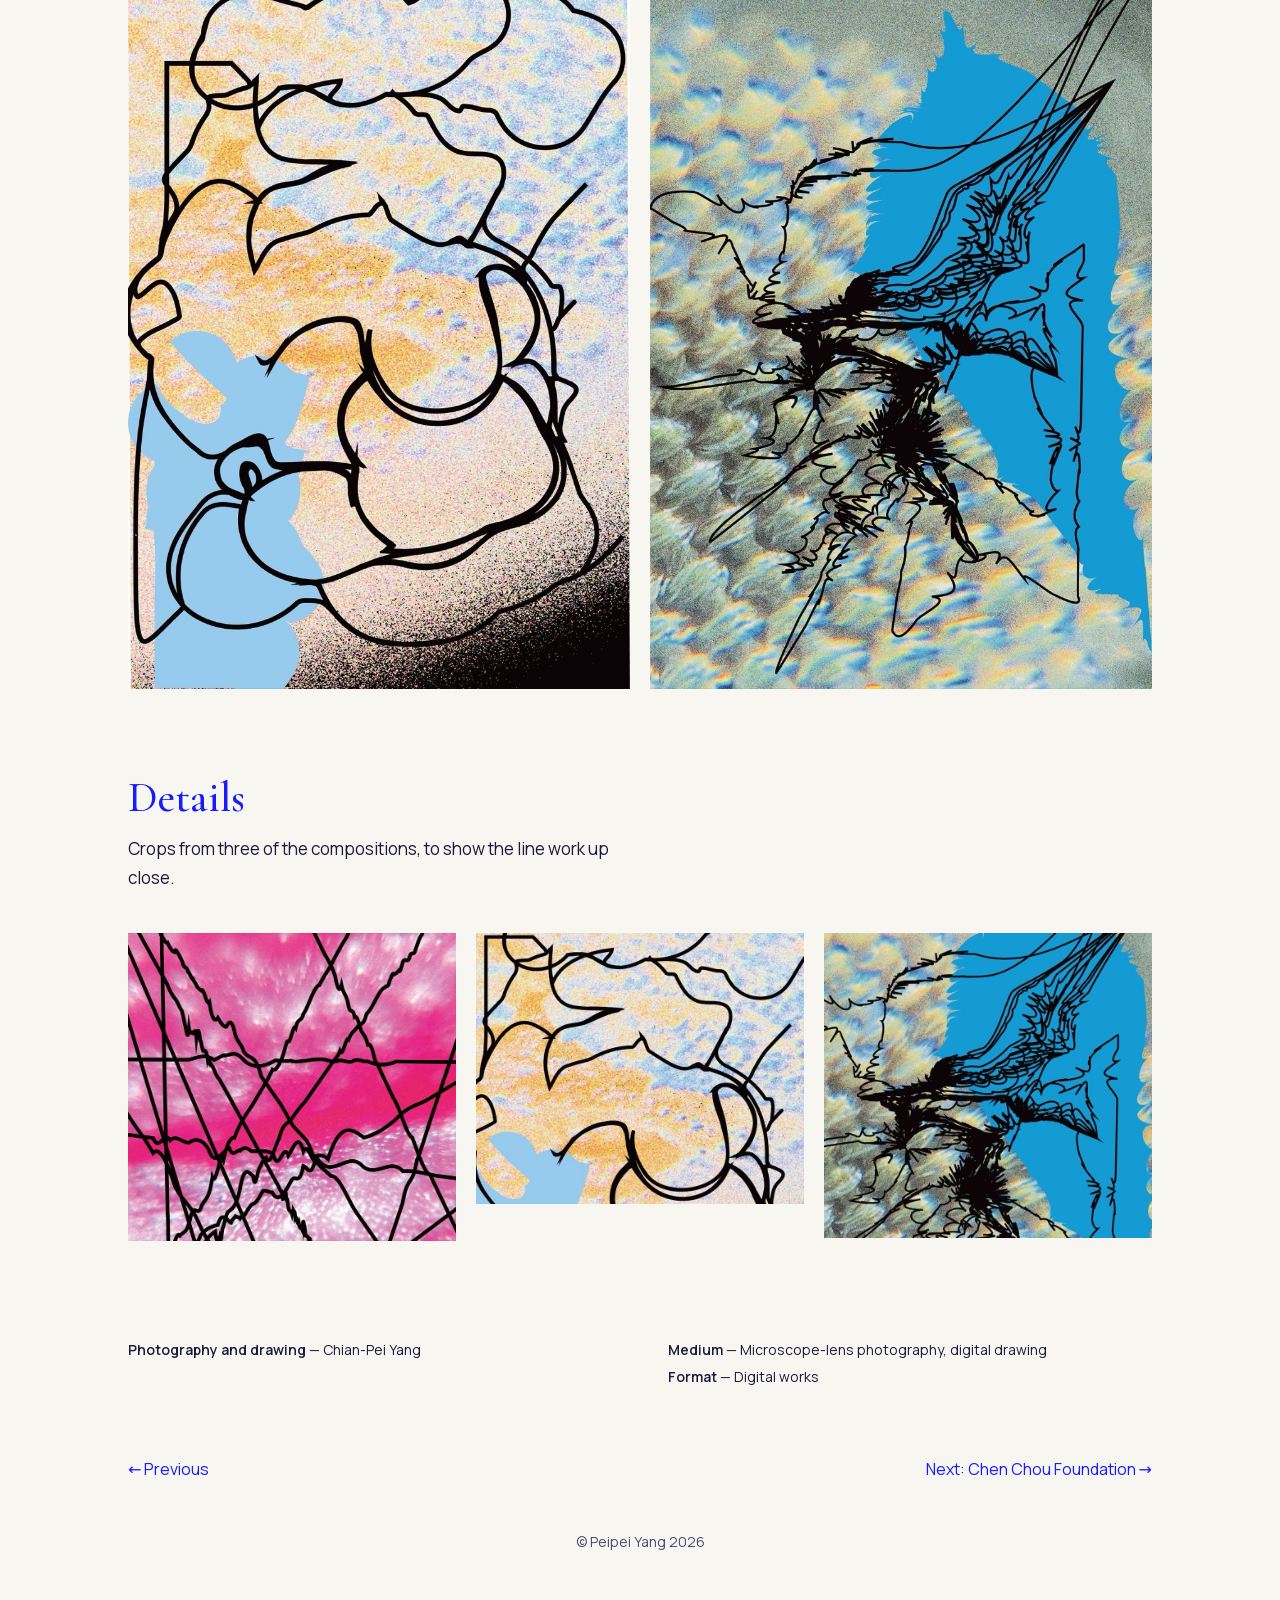
<file: docs/microscopic-explorations/index.html>
<!doctype html>
<html lang="en">
<head>
<meta charset="utf-8">
<meta name="viewport" content="width=device-width, initial-scale=1">
<title>Microscopic Explorations — Peipei</title>
<meta name="description" content="Microscopic Explorations: an experimental series of close-up photographs taken through a microscope lens, combined with drawn lines.">
<meta name="theme-color" content="#171bff">
<meta property="og:title" content="Microscopic Explorations — Peipei">
<meta property="og:description" content="Microscopic Explorations: an experimental series of close-up photographs taken through a microscope lens, combined with drawn lines.">
<meta property="og:type" content="website">
<link rel="icon" href="../assets/brand/favicon.png">
<link rel="stylesheet" href="../style.css?v=1795761873">
</head>
<body class="page-project">
<a class="skip-link" href="#main">Skip to content</a>
<header class="site-header"><a class="brand" href=".././" aria-label="Peipei, home"><img class="pe" src="../assets/brand/pe-still.png" width="88" height="88" alt=""><img class="pe pe-anim" src="../assets/brand/pe.gif?v=3" width="88" height="88" alt="" decoding="async"></a><nav class="nav marquee" aria-label="Main"><div class="marquee-track"><div class="marquee-group"><a href="../about/"><span class="dot"></span>ABOUT</a><a href="mailto:balalapei@gmail.com"><span class="dot"></span>EMAIL</a><a href="https://www.instagram.com/balalapei/" target="_blank" rel="noopener"><span class="dot"></span>INSTAGRAM</a></div><div class="marquee-group" aria-hidden="true"><a href="../about/" tabindex="-1"><span class="dot"></span>ABOUT</a><a href="mailto:balalapei@gmail.com" tabindex="-1"><span class="dot"></span>EMAIL</a><a href="https://www.instagram.com/balalapei/" target="_blank" rel="noopener" tabindex="-1"><span class="dot"></span>INSTAGRAM</a></div><div class="marquee-group" aria-hidden="true"><a href="../about/" tabindex="-1"><span class="dot"></span>ABOUT</a><a href="mailto:balalapei@gmail.com" tabindex="-1"><span class="dot"></span>EMAIL</a><a href="https://www.instagram.com/balalapei/" target="_blank" rel="noopener" tabindex="-1"><span class="dot"></span>INSTAGRAM</a></div><div class="marquee-group" aria-hidden="true"><a href="../about/" tabindex="-1"><span class="dot"></span>ABOUT</a><a href="mailto:balalapei@gmail.com" tabindex="-1"><span class="dot"></span>EMAIL</a><a href="https://www.instagram.com/balalapei/" target="_blank" rel="noopener" tabindex="-1"><span class="dot"></span>INSTAGRAM</a></div></div></nav></header>
<main id="main">
<div class="backlink"><a href=".././">&larr; All work</a></div><section class="project-head"><h1 class="title-sm">Microscopic<br>Explorations</h1><div class="intro"><p>An experimental series combining close-up photographs taken through a microscope lens with drawn lines, exploring the relationship between what I observe and what I feel.</p><p class="meta">Photography · Drawing · Experimental series</p></div></section><section class="block row" style="margin-top:0px;--cols:2"><figure><img src="../assets/microscopic-explorations/micro-01-1680.jpg" srcset="../assets/microscopic-explorations/micro-01-800.jpg 800w, ../assets/microscopic-explorations/micro-01-1680.jpg 1680w" sizes="(min-width: 900px) 50vw, 100vw" width="1680" height="2400" alt="Microscope photograph with drawn lines, composition 1" loading="lazy" decoding="async"></figure><figure><img src="../assets/microscopic-explorations/micro-02-1680.jpg" srcset="../assets/microscopic-explorations/micro-02-800.jpg 800w, ../assets/microscopic-explorations/micro-02-1680.jpg 1680w" sizes="(min-width: 900px) 50vw, 100vw" width="1680" height="2400" alt="Microscope photograph with drawn lines, composition 2" loading="lazy" decoding="async"></figure></section><section class="info"><h2>About<br>the series</h2><div class="body"><p>I photograph objects through a microscope lens attached to a phone, then use lines to record my impressions of each image. The lines are drawn digitally, in Procreate and Illustrator.</p><p>Each piece is an experiment in how looking closely changes what a familiar thing feels like.</p><div class="small-lines"><div><strong>Role</strong> — Photography, drawing</div><div><strong>Tools</strong> — Phone with microscope lens, Procreate, Illustrator</div></div></div></section><section class="block row" style="margin-top:56px;--cols:2"><figure><img src="../assets/microscopic-explorations/micro-03-1680.jpg" srcset="../assets/microscopic-explorations/micro-03-800.jpg 800w, ../assets/microscopic-explorations/micro-03-1680.jpg 1680w" sizes="(min-width: 900px) 50vw, 100vw" width="1680" height="2400" alt="Microscope photograph with drawn lines, composition 3" loading="lazy" decoding="async"></figure><figure><img src="../assets/microscopic-explorations/micro-04-1680.jpg" srcset="../assets/microscopic-explorations/micro-04-800.jpg 800w, ../assets/microscopic-explorations/micro-04-1680.jpg 1680w" sizes="(min-width: 900px) 50vw, 100vw" width="1680" height="2400" alt="Microscope photograph with drawn lines, composition 4" loading="lazy" decoding="async"></figure></section><section class="block intro"><h2>Details</h2><p>Crops from three of the compositions, to show the line work up close.</p></section><section class="block row" style="margin-top:32px;--cols:3"><figure><img src="../assets/microscopic-explorations/detail-01-1400.jpg" srcset="../assets/microscopic-explorations/detail-01-800.jpg 800w, ../assets/microscopic-explorations/detail-01-1400.jpg 1400w" sizes="(min-width: 900px) 33vw, 100vw" width="1400" height="1314" alt="Detail of composition 1" loading="lazy" decoding="async"></figure><figure><img src="../assets/microscopic-explorations/detail-02-1800.jpg" srcset="../assets/microscopic-explorations/detail-02-800.jpg 800w, ../assets/microscopic-explorations/detail-02-1800.jpg 1800w" sizes="(min-width: 900px) 33vw, 100vw" width="1800" height="1485" alt="Detail of composition 3" loading="lazy" decoding="async"></figure><figure><img src="../assets/microscopic-explorations/detail-03-1660.jpg" srcset="../assets/microscopic-explorations/detail-03-800.jpg 800w, ../assets/microscopic-explorations/detail-03-1660.jpg 1660w" sizes="(min-width: 900px) 33vw, 100vw" width="1660" height="1543" alt="Detail of composition 4" loading="lazy" decoding="async"></figure></section><section class="credits"><div><div><strong>Photography and drawing</strong> — Chian-Pei Yang</div></div><div><div><strong>Medium</strong> — Microscope-lens photography, digital drawing</div><div><strong>Format</strong> — Digital works</div></div></section><nav class="prevnext" aria-label="Projects"><a class="prev" href="../soul-breathing/">&larr; Previous</a><a class="next" href="../chen-chou-foundation/">Next: Chen Chou Foundation &rarr;</a></nav>
</main>
<footer class="site-footer">© Peipei Yang 2026</footer>
<script src="../main.js?v=1795761873" defer></script>
</body>
</html>
</file>
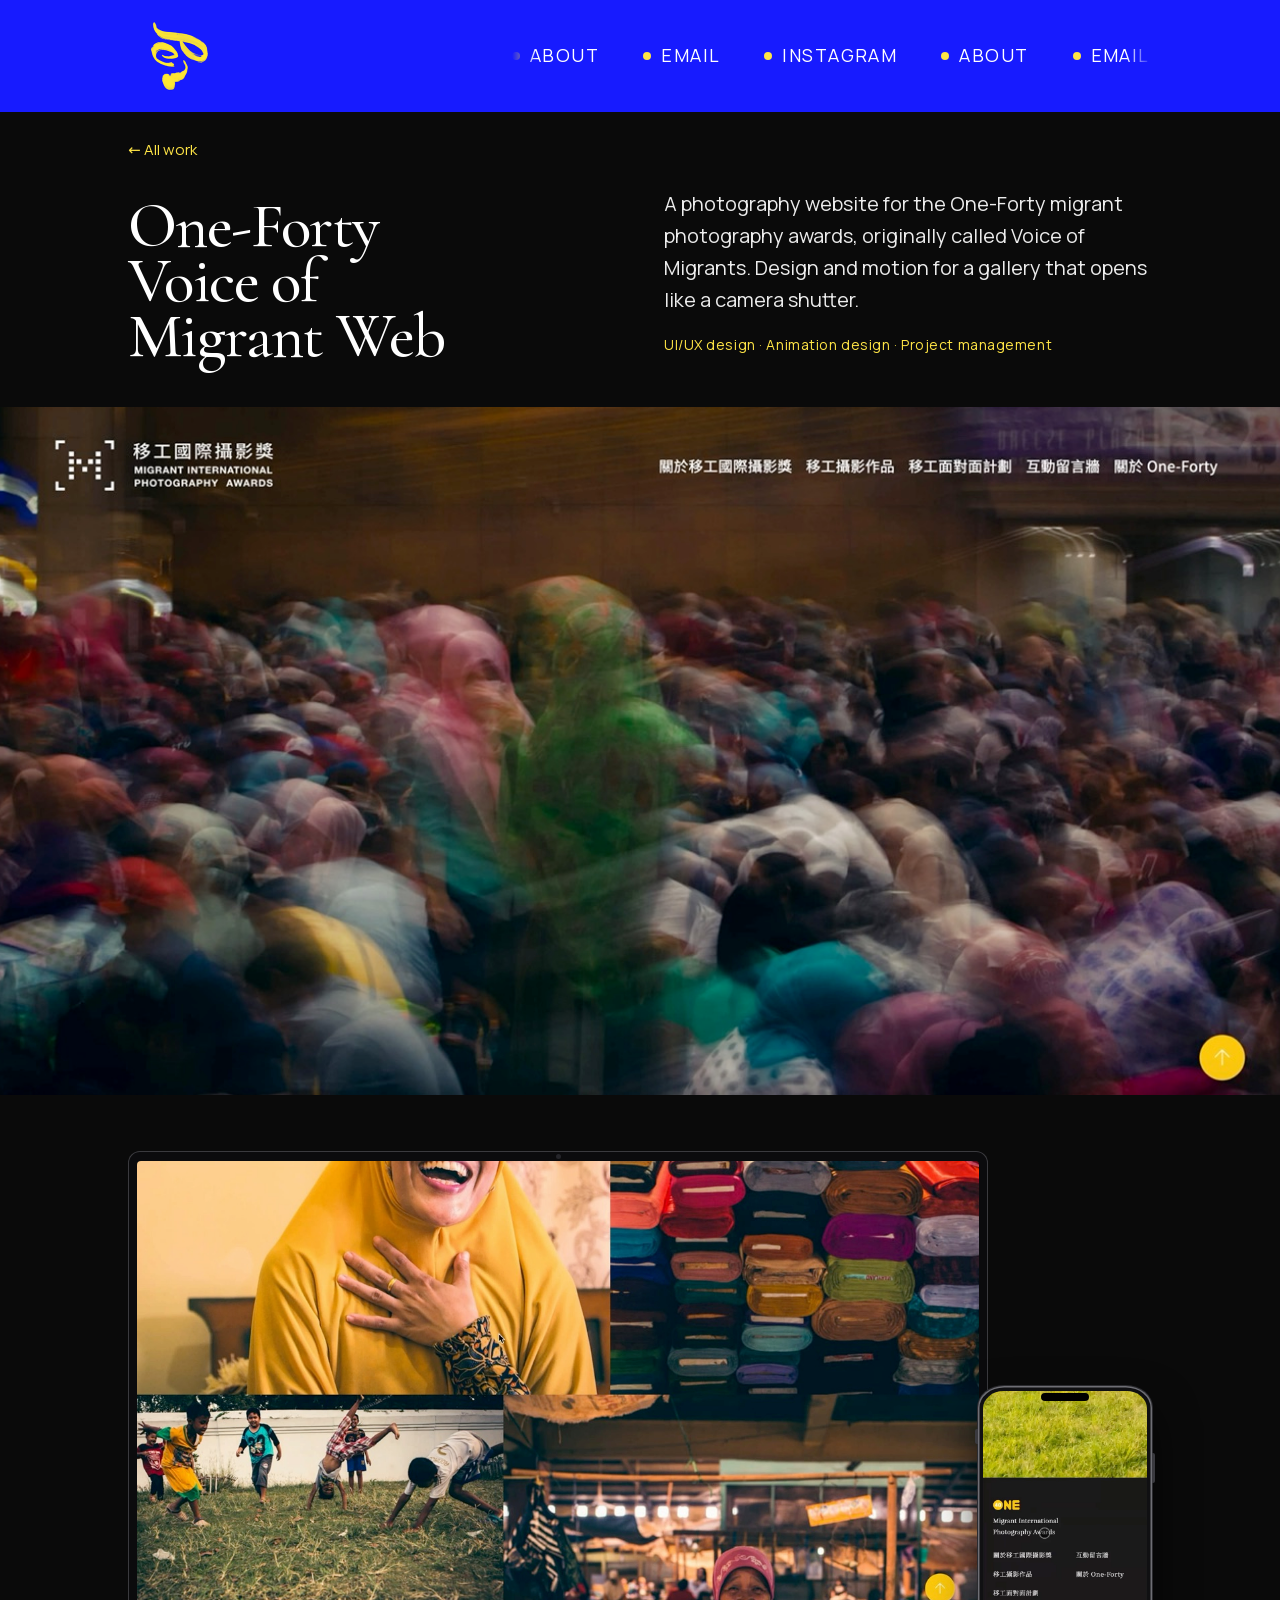
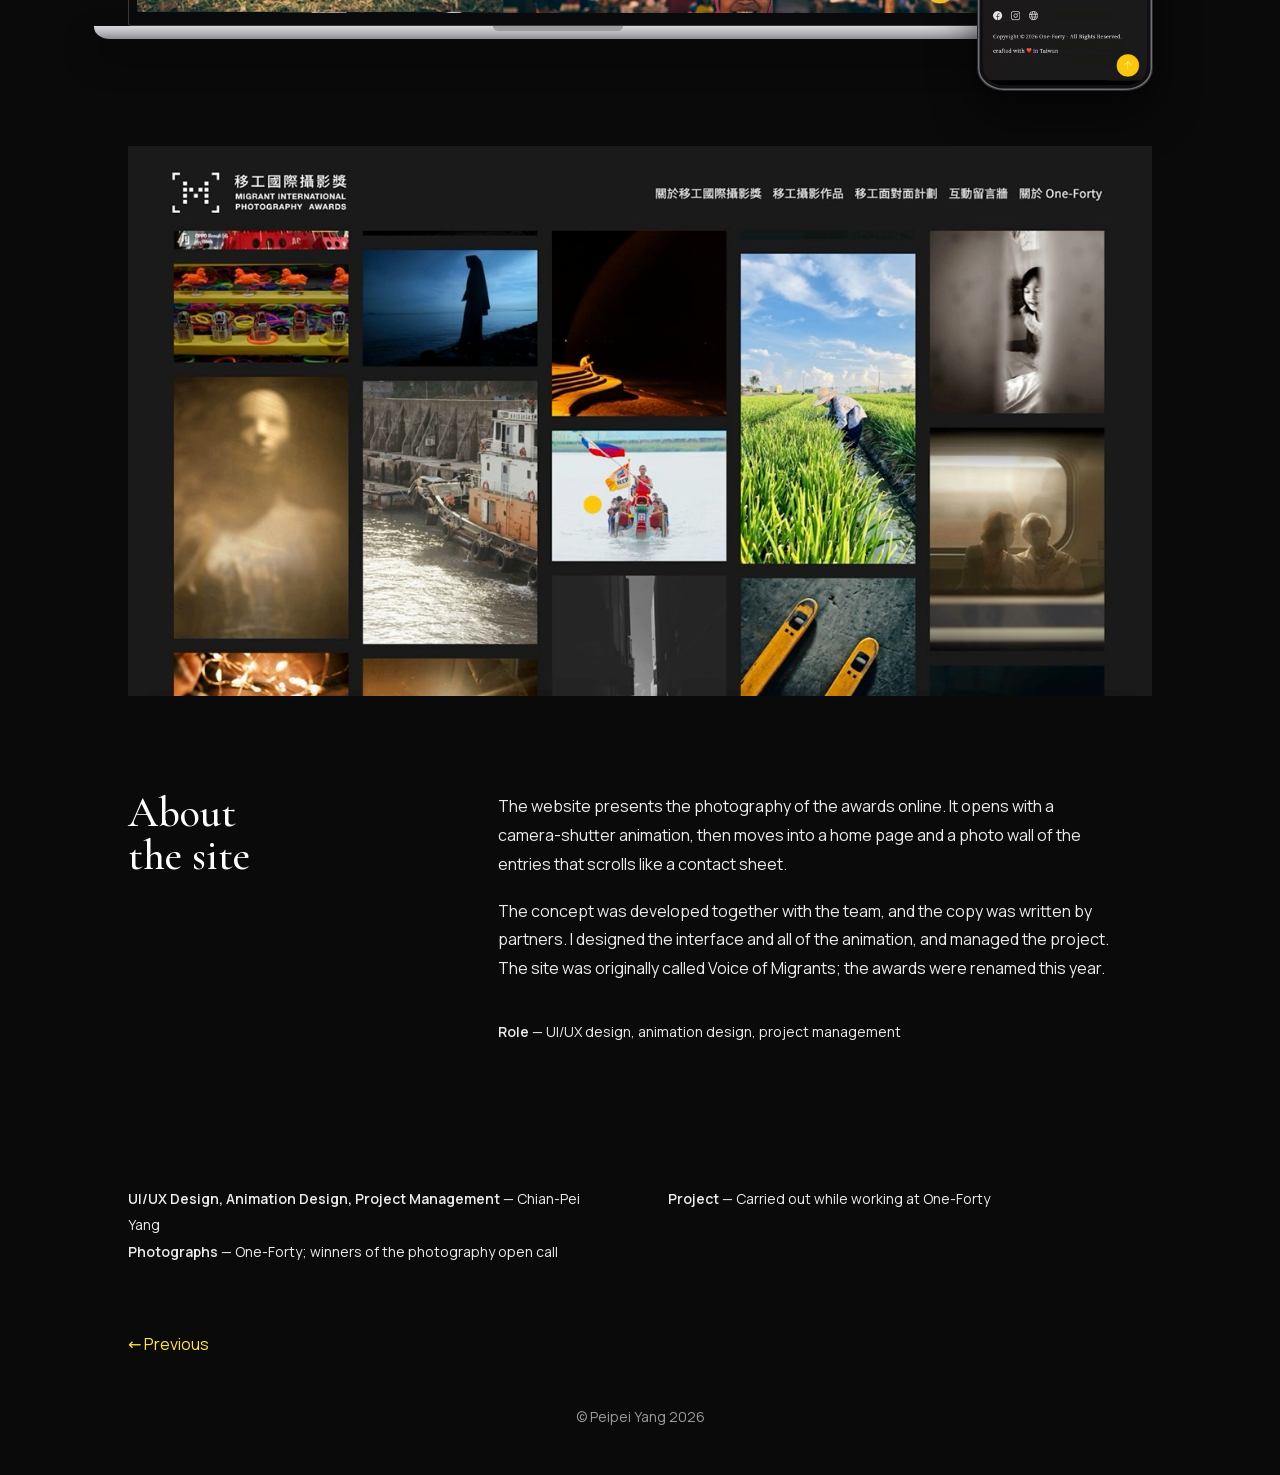
<file: docs/migrant-voice-ui/index.html>
<!doctype html>
<html lang="en">
<head>
<meta charset="utf-8">
<meta name="viewport" content="width=device-width, initial-scale=1">
<title>One-Forty Voice of Migrant Web — Peipei</title>
<meta name="description" content="One-Forty Voice of Migrant Web: UI and motion design for a migrant photography awards website, with a shutter-style entrance animation, a scrolling photo wall and a mobile version.">
<meta name="theme-color" content="#171bff">
<meta property="og:title" content="One-Forty Voice of Migrant Web — Peipei">
<meta property="og:description" content="One-Forty Voice of Migrant Web: UI and motion design for a migrant photography awards website, with a shutter-style entrance animation, a scrolling photo wall and a mobile version.">
<meta property="og:type" content="website">
<link rel="icon" href="../assets/brand/favicon.png">
<link rel="stylesheet" href="../style.css?v=1795761873">
</head>
<body class="page-project page-dark">
<a class="skip-link" href="#main">Skip to content</a>
<header class="site-header"><a class="brand" href=".././" aria-label="Peipei, home"><img class="pe" src="../assets/brand/pe-still.png" width="88" height="88" alt=""><img class="pe pe-anim" src="../assets/brand/pe.gif?v=3" width="88" height="88" alt="" decoding="async"></a><nav class="nav marquee" aria-label="Main"><div class="marquee-track"><div class="marquee-group"><a href="../about/"><span class="dot"></span>ABOUT</a><a href="mailto:balalapei@gmail.com"><span class="dot"></span>EMAIL</a><a href="https://www.instagram.com/balalapei/" target="_blank" rel="noopener"><span class="dot"></span>INSTAGRAM</a></div><div class="marquee-group" aria-hidden="true"><a href="../about/" tabindex="-1"><span class="dot"></span>ABOUT</a><a href="mailto:balalapei@gmail.com" tabindex="-1"><span class="dot"></span>EMAIL</a><a href="https://www.instagram.com/balalapei/" target="_blank" rel="noopener" tabindex="-1"><span class="dot"></span>INSTAGRAM</a></div><div class="marquee-group" aria-hidden="true"><a href="../about/" tabindex="-1"><span class="dot"></span>ABOUT</a><a href="mailto:balalapei@gmail.com" tabindex="-1"><span class="dot"></span>EMAIL</a><a href="https://www.instagram.com/balalapei/" target="_blank" rel="noopener" tabindex="-1"><span class="dot"></span>INSTAGRAM</a></div><div class="marquee-group" aria-hidden="true"><a href="../about/" tabindex="-1"><span class="dot"></span>ABOUT</a><a href="mailto:balalapei@gmail.com" tabindex="-1"><span class="dot"></span>EMAIL</a><a href="https://www.instagram.com/balalapei/" target="_blank" rel="noopener" tabindex="-1"><span class="dot"></span>INSTAGRAM</a></div></div></nav></header>
<main id="main">
<div class="backlink"><a href=".././">&larr; All work</a></div><section class="project-head"><h1 class="title-sm">One-Forty<br>Voice of<br>Migrant Web</h1><div class="intro"><p>A photography website for the One-Forty migrant photography awards, originally called Voice of Migrants. Design and motion for a gallery that opens like a camera shutter.</p><p class="meta">UI/UX design · Animation design · Project management</p></div></section><section class="block vidblock bleed" style="margin-top:0px"><figure style="--ar:1280 / 688"><video class="autovid" muted loop playsinline preload="none" poster="../assets/migrant-voice/entrance.jpg" aria-label="Entrance animation: a camera shutter opens onto the site" ><source src="../assets/migrant-voice/entrance.mp4" type="video/mp4"></video></figure></section><section class="block devices" style="margin-top:56px"><div class="stage"><figure class="laptop"><div class="lid"><div class="lscreen" style="--ar:1280 / 688"><video class="autovid" muted loop playsinline preload="none" poster="../assets/migrant-voice/home.jpg" aria-label="Desktop: the home page" ><source src="../assets/migrant-voice/home.mp4" type="video/mp4"></video></div><i class="cam"></i></div><div class="lbase"><i></i></div></figure><figure class="phone"><div class="pscreen" style="--ar:536 / 960"><video class="autovid" muted loop playsinline preload="none" poster="../assets/migrant-voice/mobile.jpg" aria-label="Mobile version" ><source src="../assets/migrant-voice/mobile.mp4" type="video/mp4"></video></div><i class="island"></i></figure></div></section><section class="block vidblock" style="margin-top:56px"><figure style="--ar:1280 / 688"><video class="autovid" muted loop playsinline preload="none" poster="../assets/migrant-voice/wall.jpg" aria-label="The photo wall" ><source src="../assets/migrant-voice/wall.mp4" type="video/mp4"></video></figure></section><section class="info"><h2>About<br>the site</h2><div class="body"><p>The website presents the photography of the awards online. It opens with a camera-shutter animation, then moves into a home page and a photo wall of the entries that scrolls like a contact sheet.</p><p>The concept was developed together with the team, and the copy was written by partners. I designed the interface and all of the animation, and managed the project. The site was originally called Voice of Migrants; the awards were renamed this year.</p><div class="small-lines"><div><strong>Role</strong> — UI/UX design, animation design, project management</div></div></div></section><section class="credits"><div><div><strong>UI/UX Design, Animation Design, Project Management</strong> — Chian-Pei Yang</div><div><strong>Photographs</strong> — One-Forty; winners of the photography open call</div></div><div><div><strong>Project</strong> — Carried out while working at One-Forty</div></div></section><nav class="prevnext" aria-label="Projects"><a class="prev" href="../amnesty-calendar/">&larr; Previous</a></nav>
</main>
<footer class="site-footer">© Peipei Yang 2026</footer>
<script src="../main.js?v=1795761873" defer></script>
</body>
</html>
</file>
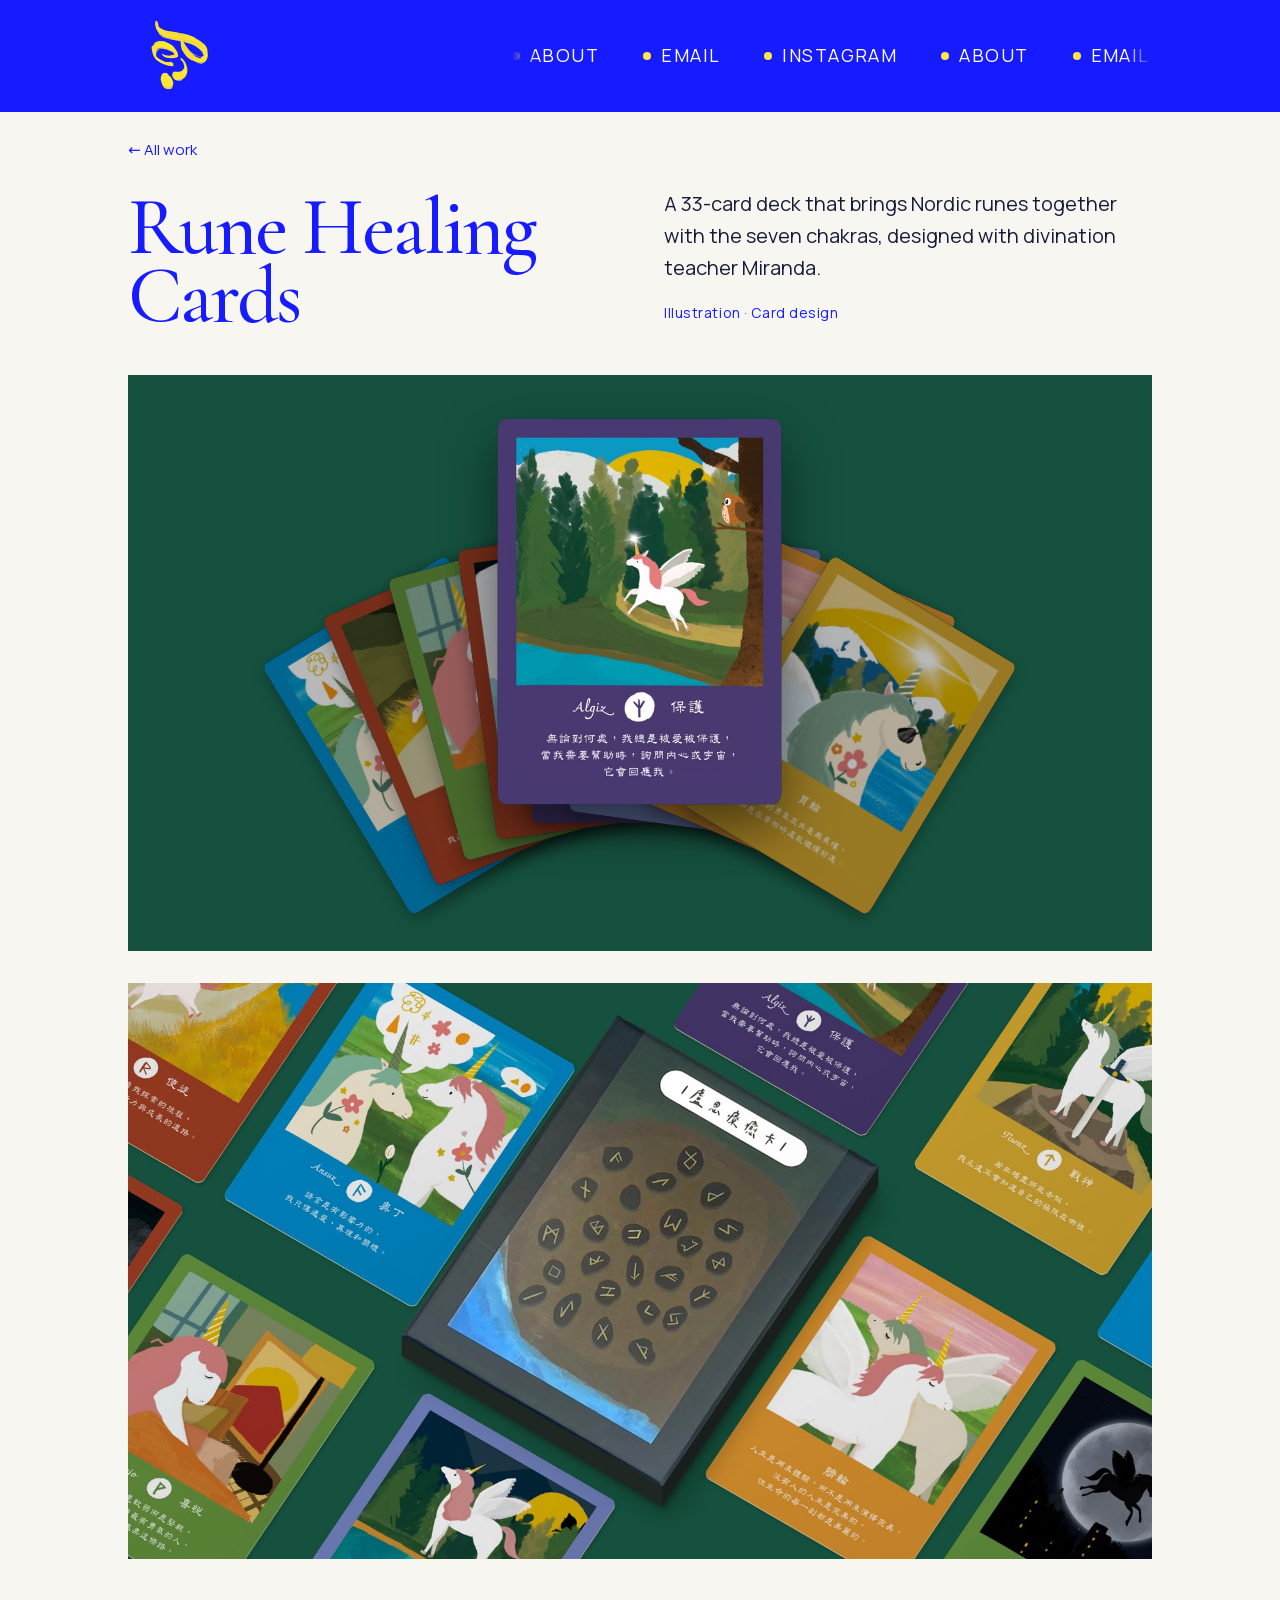
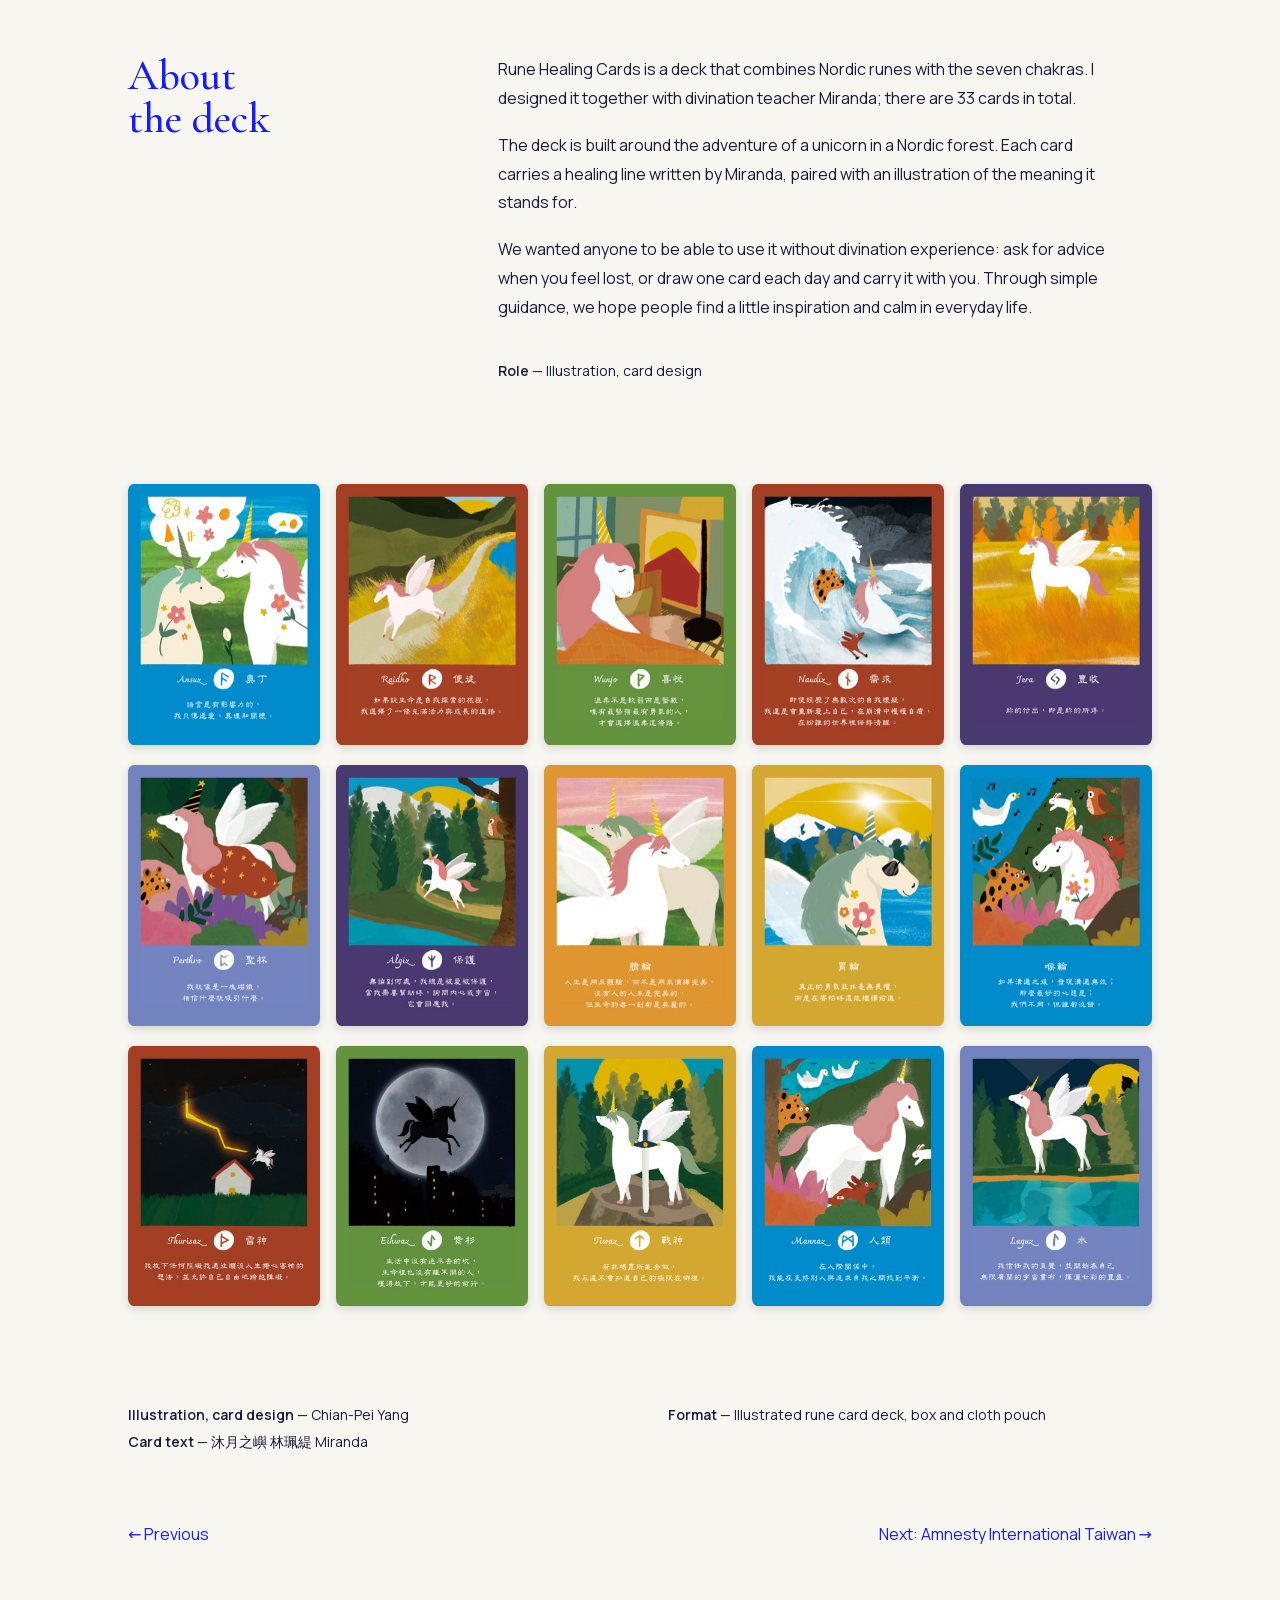
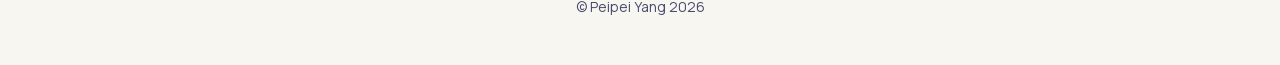
<file: docs/rune-cards/index.html>
<!doctype html>
<html lang="en">
<head>
<meta charset="utf-8">
<meta name="viewport" content="width=device-width, initial-scale=1">
<title>Rune Healing Cards — Peipei</title>
<meta name="description" content="Rune Healing Cards: a 33-card deck combining Nordic runes and the seven chakras, with a unicorn&#x27;s adventure in a Nordic forest as its story. Illustration and card design by Chian-Pei Yang, with divination teacher Miranda.">
<meta name="theme-color" content="#171bff">
<meta property="og:title" content="Rune Healing Cards — Peipei">
<meta property="og:description" content="Rune Healing Cards: a 33-card deck combining Nordic runes and the seven chakras, with a unicorn&#x27;s adventure in a Nordic forest as its story. Illustration and card design by Chian-Pei Yang, with divination teacher Miranda.">
<meta property="og:type" content="website">
<link rel="icon" href="../assets/brand/favicon.png">
<link rel="stylesheet" href="../style.css?v=1795761873">
</head>
<body class="page-project">
<a class="skip-link" href="#main">Skip to content</a>
<header class="site-header"><a class="brand" href=".././" aria-label="Peipei, home"><img class="pe" src="../assets/brand/pe-still.png" width="88" height="88" alt=""><img class="pe pe-anim" src="../assets/brand/pe.gif?v=3" width="88" height="88" alt="" decoding="async"></a><nav class="nav marquee" aria-label="Main"><div class="marquee-track"><div class="marquee-group"><a href="../about/"><span class="dot"></span>ABOUT</a><a href="mailto:balalapei@gmail.com"><span class="dot"></span>EMAIL</a><a href="https://www.instagram.com/balalapei/" target="_blank" rel="noopener"><span class="dot"></span>INSTAGRAM</a></div><div class="marquee-group" aria-hidden="true"><a href="../about/" tabindex="-1"><span class="dot"></span>ABOUT</a><a href="mailto:balalapei@gmail.com" tabindex="-1"><span class="dot"></span>EMAIL</a><a href="https://www.instagram.com/balalapei/" target="_blank" rel="noopener" tabindex="-1"><span class="dot"></span>INSTAGRAM</a></div><div class="marquee-group" aria-hidden="true"><a href="../about/" tabindex="-1"><span class="dot"></span>ABOUT</a><a href="mailto:balalapei@gmail.com" tabindex="-1"><span class="dot"></span>EMAIL</a><a href="https://www.instagram.com/balalapei/" target="_blank" rel="noopener" tabindex="-1"><span class="dot"></span>INSTAGRAM</a></div><div class="marquee-group" aria-hidden="true"><a href="../about/" tabindex="-1"><span class="dot"></span>ABOUT</a><a href="mailto:balalapei@gmail.com" tabindex="-1"><span class="dot"></span>EMAIL</a><a href="https://www.instagram.com/balalapei/" target="_blank" rel="noopener" tabindex="-1"><span class="dot"></span>INSTAGRAM</a></div></div></nav></header>
<main id="main">
<div class="backlink"><a href=".././">&larr; All work</a></div><section class="project-head"><h1 class="">Rune Healing<br>Cards</h1><div class="intro"><p>A 33-card deck that brings Nordic runes together with the seven chakras, designed with divination teacher Miranda.</p><p class="meta">Illustration · Card design</p></div></section><section class="block stack-block" style="margin-top:0px"><div class="stack" data-stack><span class="scard" style="--a:-31.0deg;z-index:0"><span class="face"><img src="../assets/home/rune-01-480.jpg" alt="Rune card 1" width="480" height="652" loading="lazy"></span></span><span class="scard" style="--a:-23.2deg;z-index:1"><span class="face"><img src="../assets/home/rune-02-480.jpg" alt="Rune card 2" width="480" height="652" loading="lazy"></span></span><span class="scard" style="--a:-15.5deg;z-index:2"><span class="face"><img src="../assets/home/rune-03-480.jpg" alt="Rune card 3" width="480" height="652" loading="lazy"></span></span><span class="scard" style="--a:-7.8deg;z-index:3"><span class="face"><img src="../assets/home/rune-04-480.jpg" alt="Rune card 4" width="480" height="652" loading="lazy"></span></span><span class="scard" style="--a:0.0deg;z-index:4"><span class="face"><img src="../assets/home/rune-05-480.jpg" alt="Rune card 5" width="480" height="652" loading="lazy"></span></span><span class="scard" style="--a:7.8deg;z-index:5"><span class="face"><img src="../assets/home/rune-06-480.jpg" alt="Rune card 6" width="480" height="652" loading="lazy"></span></span><span class="scard" style="--a:15.5deg;z-index:6"><span class="face"><img src="../assets/home/rune-07-480.jpg" alt="Rune card 7" width="480" height="652" loading="lazy"></span></span><span class="scard" style="--a:23.2deg;z-index:7"><span class="face"><img src="../assets/home/rune-09-480.jpg" alt="Rune card 9" width="480" height="652" loading="lazy"></span></span><span class="scard" style="--a:31.0deg;z-index:8"><span class="face"><img src="../assets/home/rune-10-480.jpg" alt="Rune card 10" width="480" height="652" loading="lazy"></span></span></div></section><section class="block wide" style="margin-top:32px"><figure style="width:100%"><img src="../assets/rune-cards/hero-composite-2400.jpg" srcset="../assets/rune-cards/hero-composite-800.jpg 800w, ../assets/rune-cards/hero-composite-1600.jpg 1600w, ../assets/rune-cards/hero-composite-2400.jpg 2400w" sizes="(min-width: 1280px) 960px, 100vw" width="2400" height="1350" alt="The Rune Healing Cards box at an angle, surrounded by cards laid out on a green surface" loading="lazy" decoding="async"></figure></section><section class="info"><h2>About<br>the deck</h2><div class="body"><p>Rune Healing Cards is a deck that combines Nordic runes with the seven chakras. I designed it together with divination teacher Miranda; there are 33 cards in total.</p><p>The deck is built around the adventure of a unicorn in a Nordic forest. Each card carries a healing line written by Miranda, paired with an illustration of the meaning it stands for.</p><p>We wanted anyone to be able to use it without divination experience: ask for advice when you feel lost, or draw one card each day and carry it with you. Through simple guidance, we hope people find a little inspiration and calm in everyday life.</p><div class="small-lines"><div><strong>Role</strong> — Illustration, card design</div></div></div></section><section class="block cardgrid" style="margin-top:56px"><span class="cg-card"><img src="../assets/home/rune-01-320.jpg" alt="Rune card 1" width="320" height="435" loading="lazy"></span><span class="cg-card"><img src="../assets/home/rune-02-320.jpg" alt="Rune card 2" width="320" height="435" loading="lazy"></span><span class="cg-card"><img src="../assets/home/rune-03-320.jpg" alt="Rune card 3" width="320" height="435" loading="lazy"></span><span class="cg-card"><img src="../assets/home/rune-04-320.jpg" alt="Rune card 4" width="320" height="435" loading="lazy"></span><span class="cg-card"><img src="../assets/home/rune-05-320.jpg" alt="Rune card 5" width="320" height="435" loading="lazy"></span><span class="cg-card"><img src="../assets/home/rune-06-320.jpg" alt="Rune card 6" width="320" height="435" loading="lazy"></span><span class="cg-card"><img src="../assets/home/rune-07-320.jpg" alt="Rune card 7" width="320" height="435" loading="lazy"></span><span class="cg-card"><img src="../assets/home/rune-09-320.jpg" alt="Rune card 9" width="320" height="435" loading="lazy"></span><span class="cg-card"><img src="../assets/home/rune-10-320.jpg" alt="Rune card 10" width="320" height="435" loading="lazy"></span><span class="cg-card"><img src="../assets/home/rune-11-320.jpg" alt="Rune card 11" width="320" height="435" loading="lazy"></span><span class="cg-card"><img src="../assets/home/rune-15-320.jpg" alt="Rune card 15" width="320" height="435" loading="lazy"></span><span class="cg-card"><img src="../assets/home/rune-20-320.jpg" alt="Rune card 20" width="320" height="435" loading="lazy"></span><span class="cg-card"><img src="../assets/home/rune-22-320.jpg" alt="Rune card 22" width="320" height="435" loading="lazy"></span><span class="cg-card"><img src="../assets/home/rune-25-320.jpg" alt="Rune card 25" width="320" height="435" loading="lazy"></span><span class="cg-card"><img src="../assets/home/rune-26-320.jpg" alt="Rune card 26" width="320" height="435" loading="lazy"></span></section><section class="credits"><div><div><strong>Illustration, card design</strong> — Chian-Pei Yang</div><div><strong>Card text</strong> — 沐月之嶼 林珮緹 Miranda</div></div><div><div><strong>Format</strong> — Illustrated rune card deck, box and cloth pouch</div></div></section><nav class="prevnext" aria-label="Projects"><a class="prev" href="../exhibition-visual-design/">&larr; Previous</a><a class="next" href="../amnesty-calendar/">Next: Amnesty International Taiwan &rarr;</a></nav>
</main>
<footer class="site-footer">© Peipei Yang 2026</footer>
<script src="../main.js?v=1795761873" defer></script>
</body>
</html>
</file>
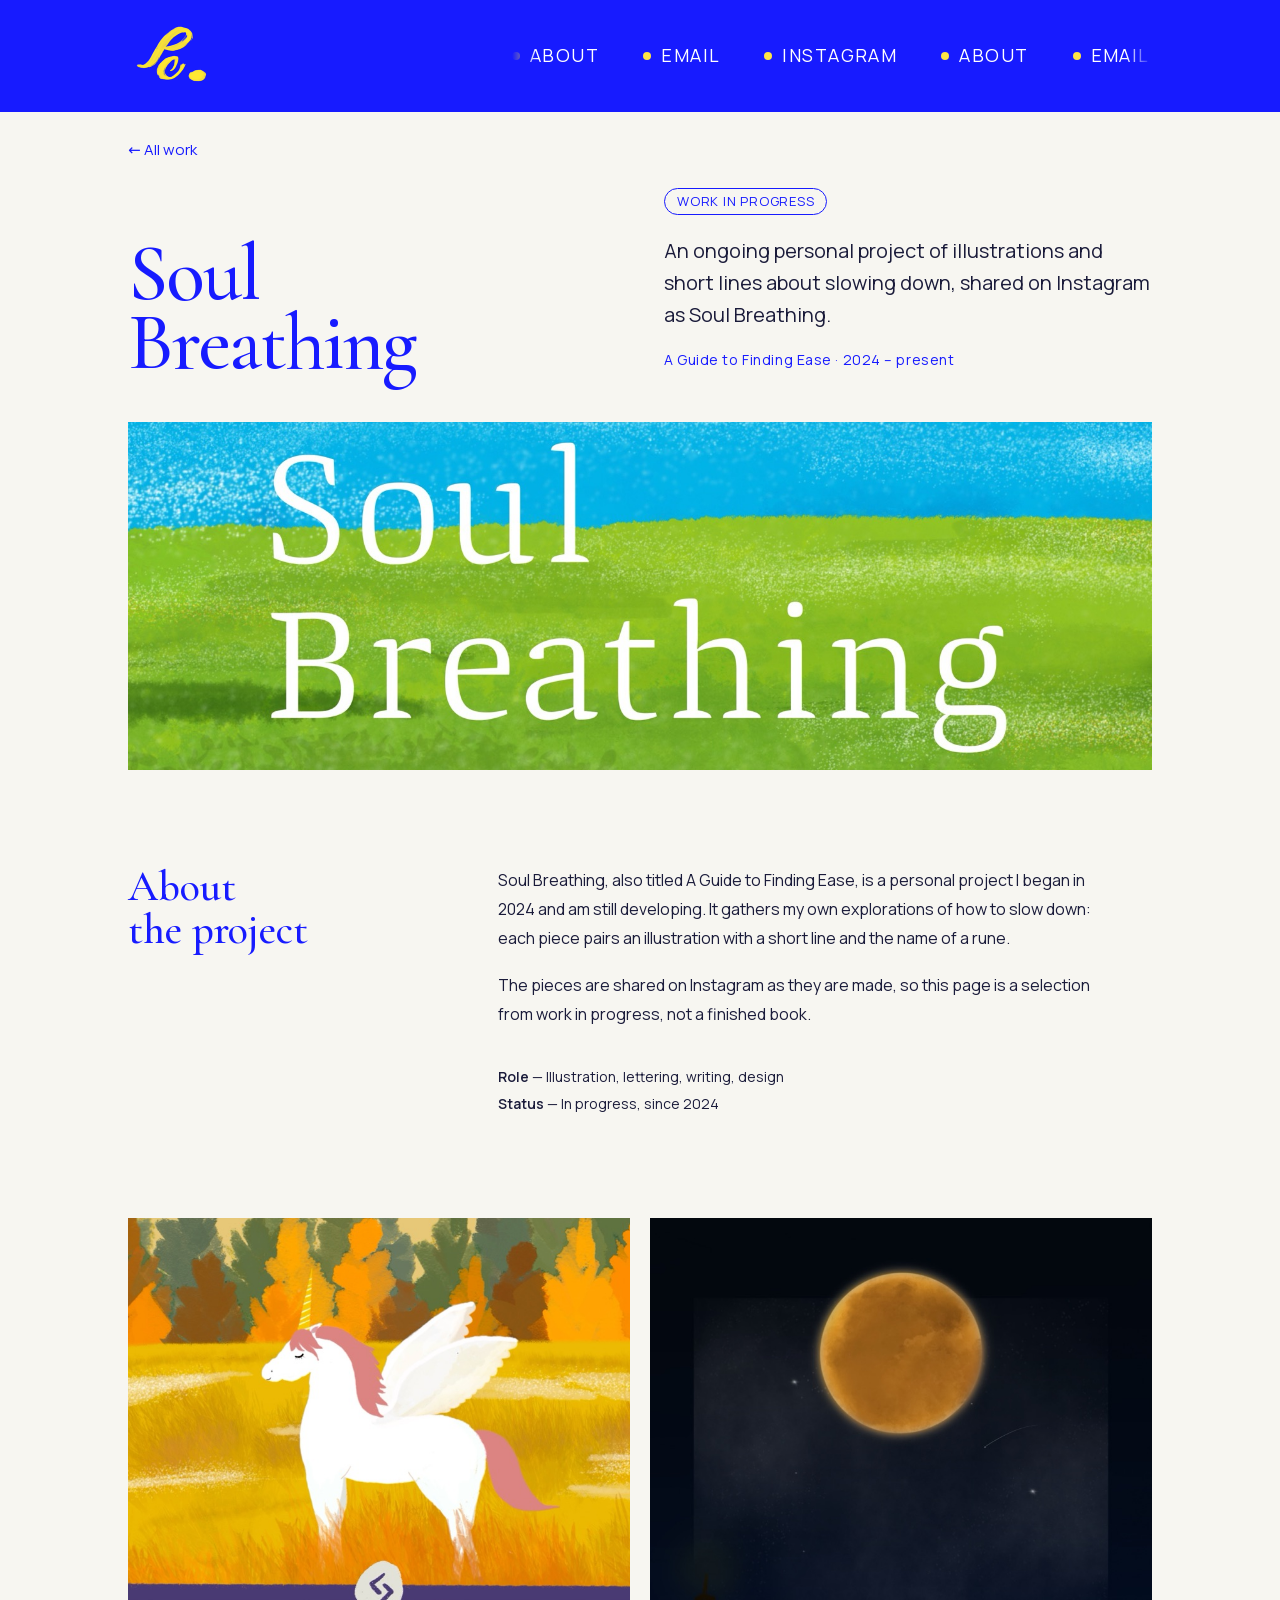
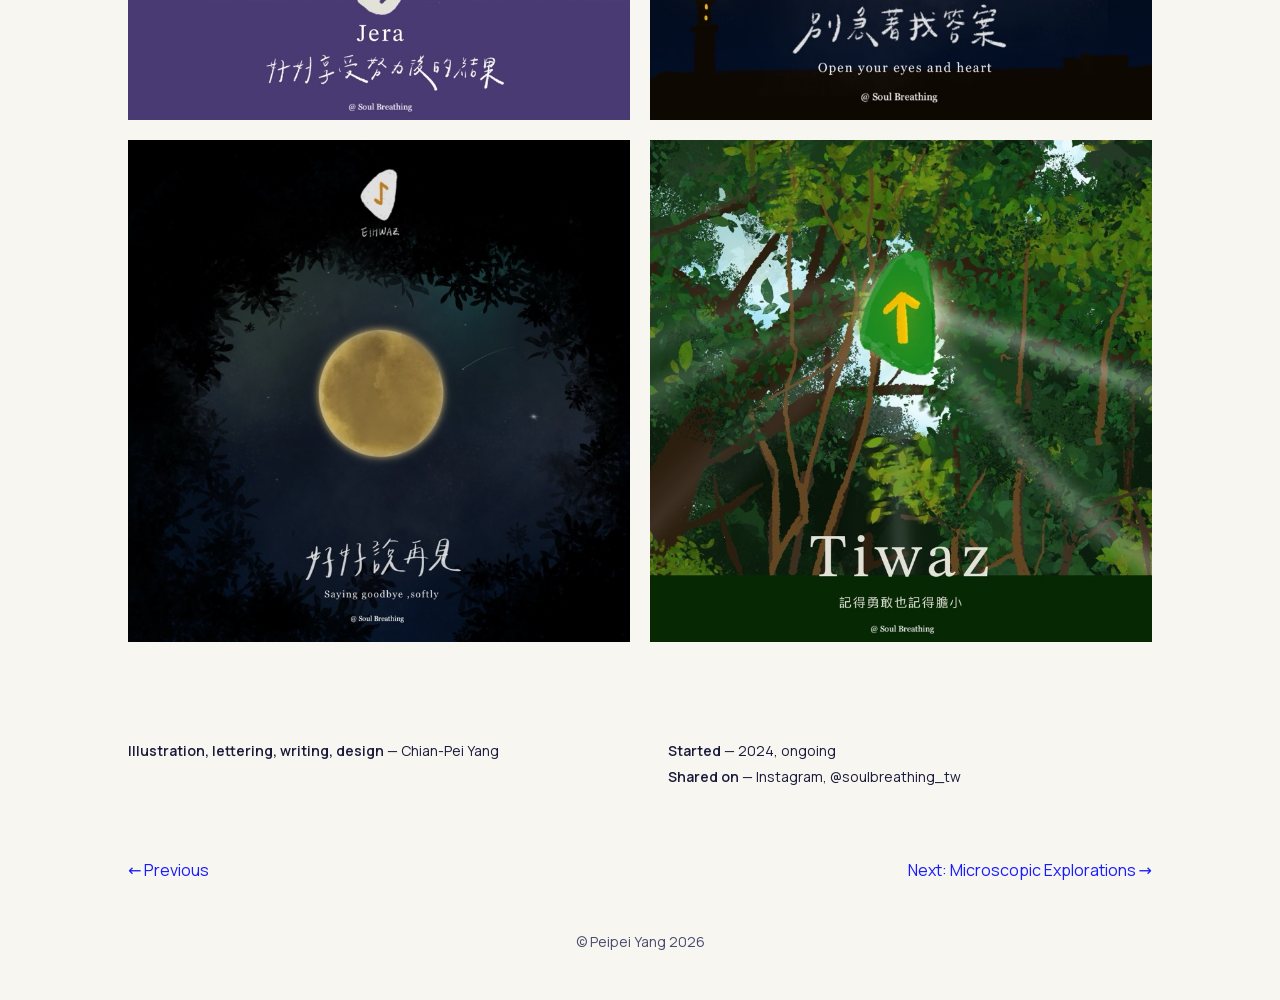
<file: docs/soul-breathing/index.html>
<!doctype html>
<html lang="en">
<head>
<meta charset="utf-8">
<meta name="viewport" content="width=device-width, initial-scale=1">
<title>Soul Breathing — Peipei</title>
<meta name="description" content="Soul Breathing (A Guide to Finding Ease, 2024 – present): an ongoing personal project of illustrations and short lines about slowing down.">
<meta name="theme-color" content="#171bff">
<meta property="og:title" content="Soul Breathing — Peipei">
<meta property="og:description" content="Soul Breathing (A Guide to Finding Ease, 2024 – present): an ongoing personal project of illustrations and short lines about slowing down.">
<meta property="og:type" content="website">
<link rel="icon" href="../assets/brand/favicon.png">
<link rel="stylesheet" href="../style.css?v=1795761873">
</head>
<body class="page-project">
<a class="skip-link" href="#main">Skip to content</a>
<header class="site-header"><a class="brand" href=".././" aria-label="Peipei, home"><img class="pe" src="../assets/brand/pe-still.png" width="88" height="88" alt=""><img class="pe pe-anim" src="../assets/brand/pe.gif?v=3" width="88" height="88" alt="" decoding="async"></a><nav class="nav marquee" aria-label="Main"><div class="marquee-track"><div class="marquee-group"><a href="../about/"><span class="dot"></span>ABOUT</a><a href="mailto:balalapei@gmail.com"><span class="dot"></span>EMAIL</a><a href="https://www.instagram.com/balalapei/" target="_blank" rel="noopener"><span class="dot"></span>INSTAGRAM</a></div><div class="marquee-group" aria-hidden="true"><a href="../about/" tabindex="-1"><span class="dot"></span>ABOUT</a><a href="mailto:balalapei@gmail.com" tabindex="-1"><span class="dot"></span>EMAIL</a><a href="https://www.instagram.com/balalapei/" target="_blank" rel="noopener" tabindex="-1"><span class="dot"></span>INSTAGRAM</a></div><div class="marquee-group" aria-hidden="true"><a href="../about/" tabindex="-1"><span class="dot"></span>ABOUT</a><a href="mailto:balalapei@gmail.com" tabindex="-1"><span class="dot"></span>EMAIL</a><a href="https://www.instagram.com/balalapei/" target="_blank" rel="noopener" tabindex="-1"><span class="dot"></span>INSTAGRAM</a></div><div class="marquee-group" aria-hidden="true"><a href="../about/" tabindex="-1"><span class="dot"></span>ABOUT</a><a href="mailto:balalapei@gmail.com" tabindex="-1"><span class="dot"></span>EMAIL</a><a href="https://www.instagram.com/balalapei/" target="_blank" rel="noopener" tabindex="-1"><span class="dot"></span>INSTAGRAM</a></div></div></nav></header>
<main id="main">
<div class="backlink"><a href=".././">&larr; All work</a></div><section class="project-head"><h1 class="">Soul<br>Breathing</h1><div class="intro"><p class="status">Work in progress</p><p>An ongoing personal project of illustrations and short lines about slowing down, shared on Instagram as Soul Breathing.</p><p class="meta">A Guide to Finding Ease · 2024 – present</p></div></section><section class="hero"><figure><img style="aspect-ratio:1184 / 403;object-fit:cover" src="../assets/soul-breathing/hero-image-2048.jpg" srcset="../assets/soul-breathing/hero-image-800.jpg 800w, ../assets/soul-breathing/hero-image-1600.jpg 1600w, ../assets/soul-breathing/hero-image-2048.jpg 2048w" sizes="(min-width: 1280px) 1184px, 100vw" width="2048" height="2048" alt="Soul Breathing lettering over a painted landscape of grass and sky" fetchpriority="high" decoding="async"></figure></section><section class="info"><h2>About<br>the project</h2><div class="body"><p>Soul Breathing, also titled A Guide to Finding Ease, is a personal project I began in 2024 and am still developing. It gathers my own explorations of how to slow down: each piece pairs an illustration with a short line and the name of a rune.</p><p>The pieces are shared on Instagram as they are made, so this page is a selection from work in progress, not a finished book.</p><div class="small-lines"><div><strong>Role</strong> — Illustration, lettering, writing, design</div><div><strong>Status</strong> — In progress, since 2024</div></div></div></section><section class="block row" style="margin-top:56px;--cols:2"><figure><img src="../assets/soul-breathing/jera-2048.jpg" srcset="../assets/soul-breathing/jera-800.jpg 800w, ../assets/soul-breathing/jera-1600.jpg 1600w, ../assets/soul-breathing/jera-2048.jpg 2048w" sizes="(min-width: 900px) 50vw, 100vw" width="2048" height="2048" alt="Soul Breathing piece: Jera" loading="lazy" decoding="async"></figure><figure><img src="../assets/soul-breathing/moon-2048.jpg" srcset="../assets/soul-breathing/moon-800.jpg 800w, ../assets/soul-breathing/moon-1600.jpg 1600w, ../assets/soul-breathing/moon-2048.jpg 2048w" sizes="(min-width: 900px) 50vw, 100vw" width="2048" height="2048" alt="Soul Breathing piece: Moon" loading="lazy" decoding="async"></figure></section><section class="block row" style="margin-top:20px;--cols:2"><figure><img src="../assets/soul-breathing/ehwaz-2048.jpg" srcset="../assets/soul-breathing/ehwaz-800.jpg 800w, ../assets/soul-breathing/ehwaz-1600.jpg 1600w, ../assets/soul-breathing/ehwaz-2048.jpg 2048w" sizes="(min-width: 900px) 50vw, 100vw" width="2048" height="2048" alt="Soul Breathing piece: Ehwaz" loading="lazy" decoding="async"></figure><figure><img src="../assets/soul-breathing/tiwaz-2048.jpg" srcset="../assets/soul-breathing/tiwaz-800.jpg 800w, ../assets/soul-breathing/tiwaz-1600.jpg 1600w, ../assets/soul-breathing/tiwaz-2048.jpg 2048w" sizes="(min-width: 900px) 50vw, 100vw" width="2048" height="2048" alt="Soul Breathing piece: Tiwaz" loading="lazy" decoding="async"></figure></section><section class="credits"><div><div><strong>Illustration, lettering, writing, design</strong> — Chian-Pei Yang</div></div><div><div><strong>Started</strong> — 2024, ongoing</div><div><strong>Shared on</strong> — Instagram, @soulbreathing_tw</div></div></section><nav class="prevnext" aria-label="Projects"><a class="prev" href="../zaza/">&larr; Previous</a><a class="next" href="../microscopic-explorations/">Next: Microscopic Explorations &rarr;</a></nav>
</main>
<footer class="site-footer">© Peipei Yang 2026</footer>
<script src="../main.js?v=1795761873" defer></script>
</body>
</html>
</file>
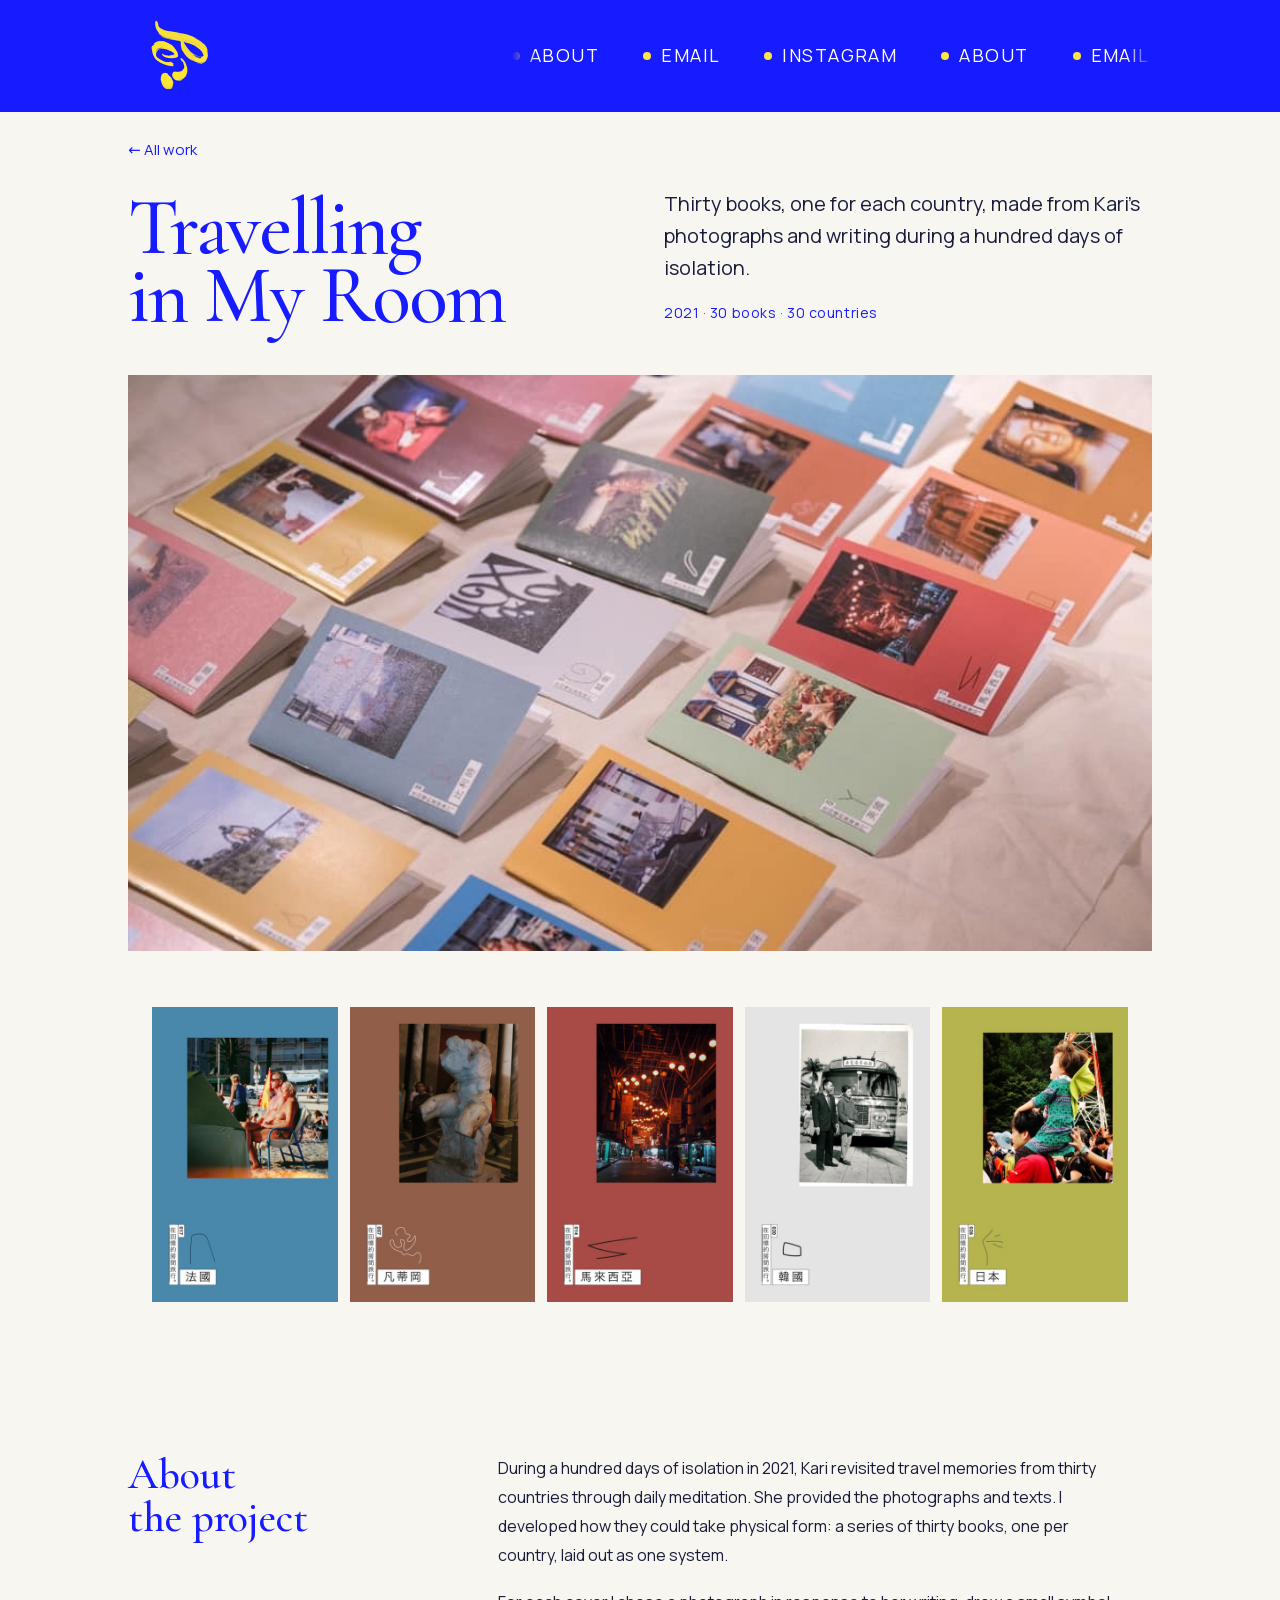
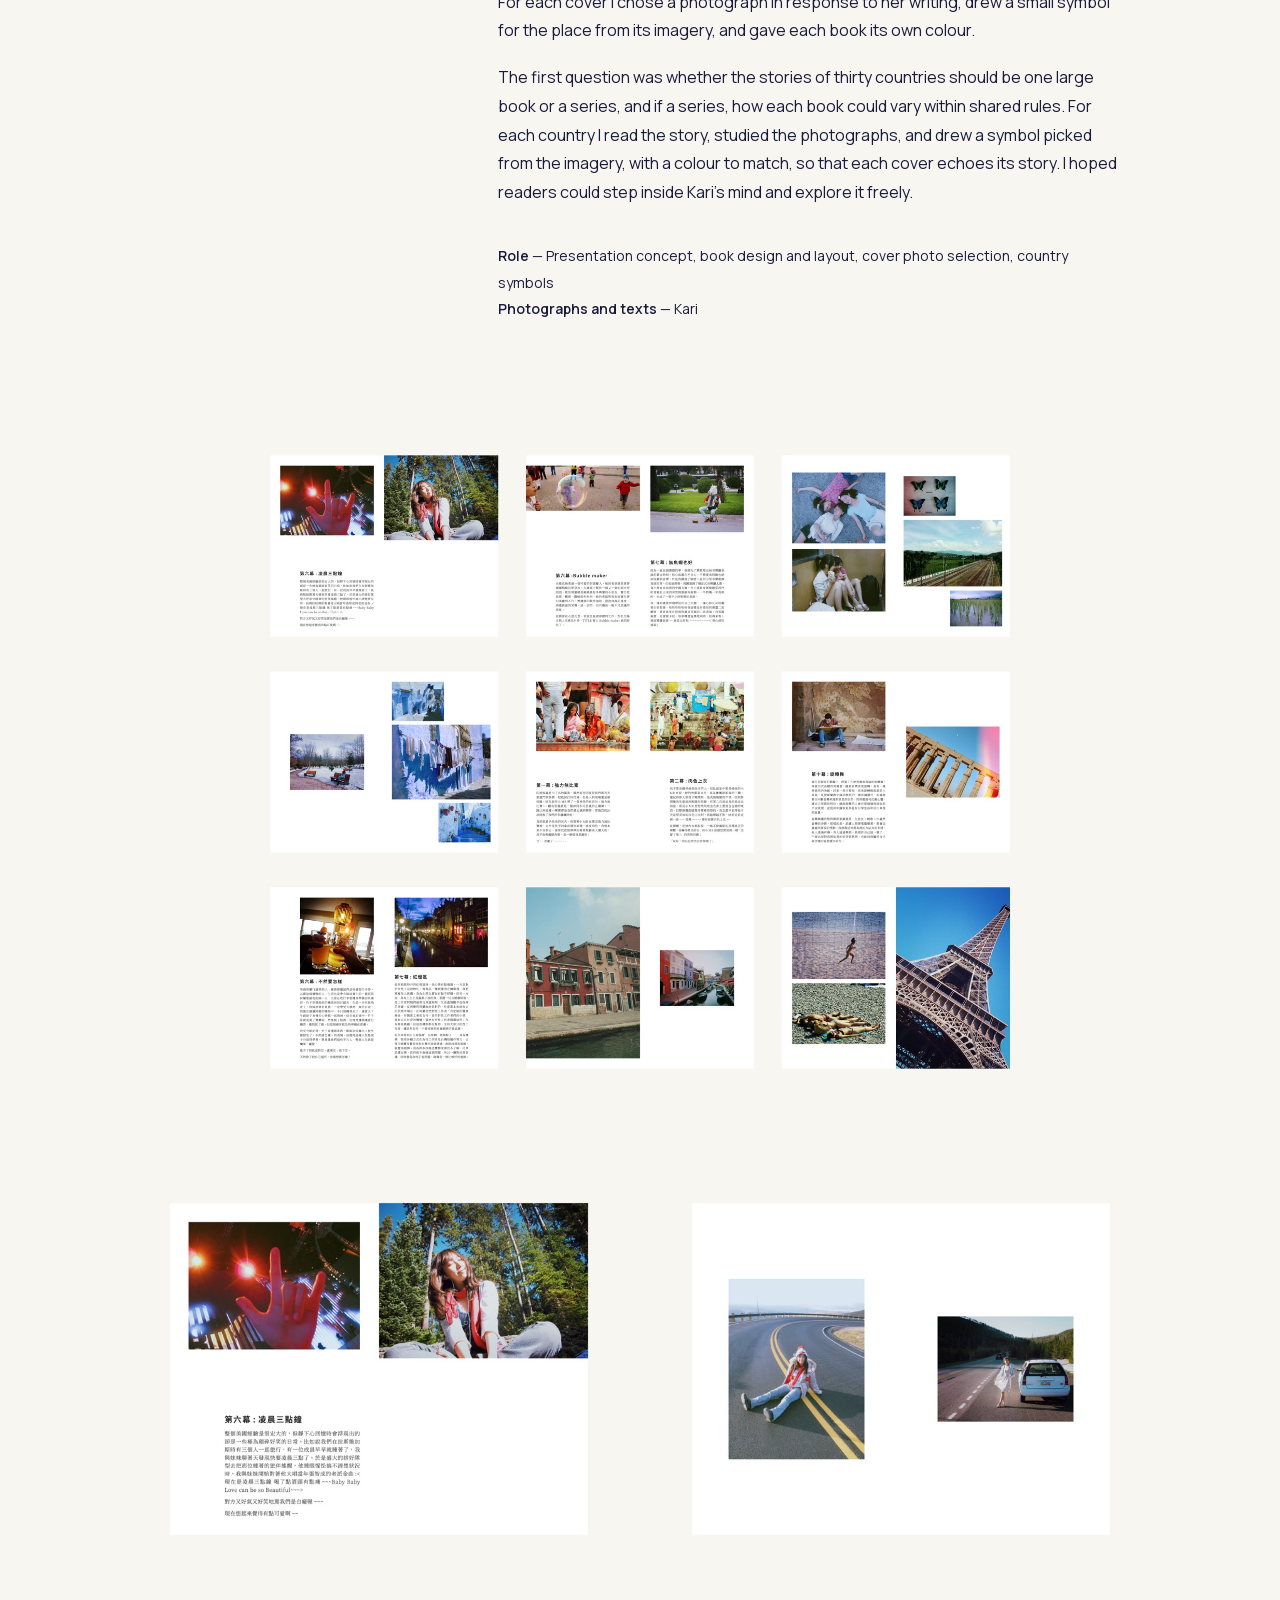
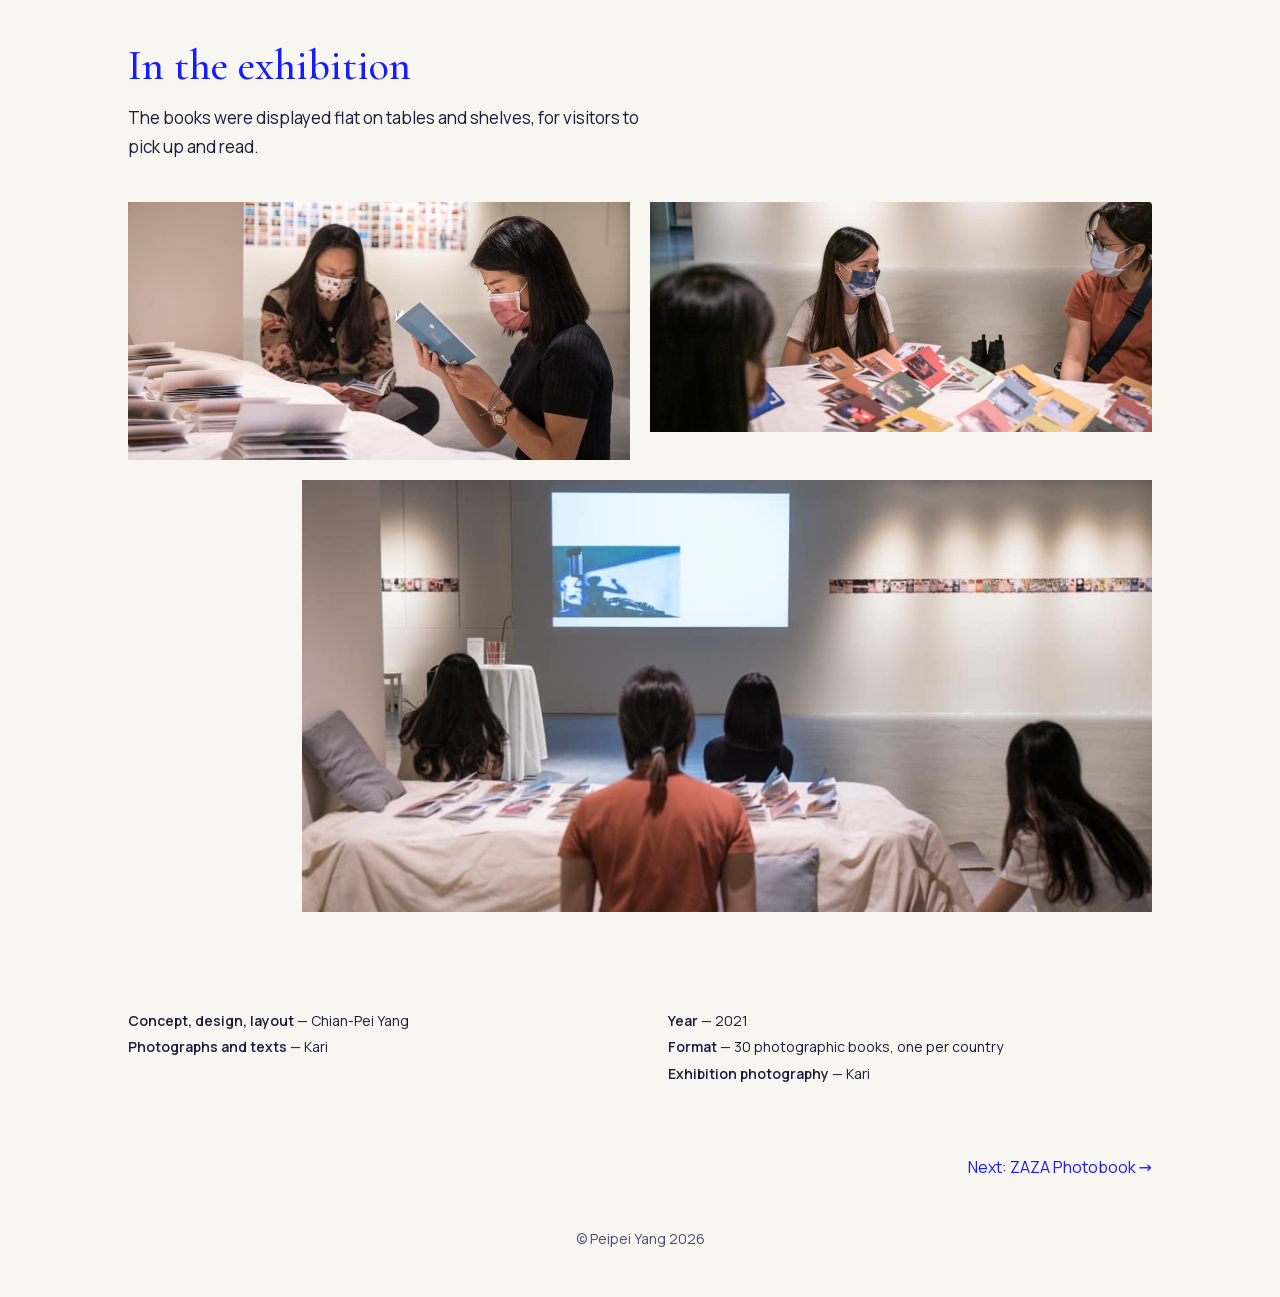
<file: docs/travelling-in-my-room/index.html>
<!doctype html>
<html lang="en">
<head>
<meta charset="utf-8">
<meta name="viewport" content="width=device-width, initial-scale=1">
<title>Travelling in My Room — Peipei</title>
<meta name="description" content="Thirty books, one for each country, made from Kari&#x27;s photographs and writing during a hundred days of isolation.">
<meta name="theme-color" content="#171bff">
<meta property="og:title" content="Travelling in My Room — Peipei">
<meta property="og:description" content="Thirty books, one for each country, made from Kari&#x27;s photographs and writing during a hundred days of isolation.">
<meta property="og:type" content="website">
<link rel="icon" href="../assets/brand/favicon.png">
<link rel="stylesheet" href="../style.css?v=1795761873">
</head>
<body class="page-project">
<a class="skip-link" href="#main">Skip to content</a>
<header class="site-header"><a class="brand" href=".././" aria-label="Peipei, home"><img class="pe" src="../assets/brand/pe-still.png" width="88" height="88" alt=""><img class="pe pe-anim" src="../assets/brand/pe.gif?v=3" width="88" height="88" alt="" decoding="async"></a><nav class="nav marquee" aria-label="Main"><div class="marquee-track"><div class="marquee-group"><a href="../about/"><span class="dot"></span>ABOUT</a><a href="mailto:balalapei@gmail.com"><span class="dot"></span>EMAIL</a><a href="https://www.instagram.com/balalapei/" target="_blank" rel="noopener"><span class="dot"></span>INSTAGRAM</a></div><div class="marquee-group" aria-hidden="true"><a href="../about/" tabindex="-1"><span class="dot"></span>ABOUT</a><a href="mailto:balalapei@gmail.com" tabindex="-1"><span class="dot"></span>EMAIL</a><a href="https://www.instagram.com/balalapei/" target="_blank" rel="noopener" tabindex="-1"><span class="dot"></span>INSTAGRAM</a></div><div class="marquee-group" aria-hidden="true"><a href="../about/" tabindex="-1"><span class="dot"></span>ABOUT</a><a href="mailto:balalapei@gmail.com" tabindex="-1"><span class="dot"></span>EMAIL</a><a href="https://www.instagram.com/balalapei/" target="_blank" rel="noopener" tabindex="-1"><span class="dot"></span>INSTAGRAM</a></div><div class="marquee-group" aria-hidden="true"><a href="../about/" tabindex="-1"><span class="dot"></span>ABOUT</a><a href="mailto:balalapei@gmail.com" tabindex="-1"><span class="dot"></span>EMAIL</a><a href="https://www.instagram.com/balalapei/" target="_blank" rel="noopener" tabindex="-1"><span class="dot"></span>INSTAGRAM</a></div></div></nav></header>
<main id="main">
<div class="backlink"><a href=".././">&larr; All work</a></div><section class="project-head"><h1 class="">Travelling<br>in My Room</h1><div class="intro"><p>Thirty books, one for each country, made from Kari&#x27;s photographs and writing during a hundred days of isolation.</p><p class="meta">2021 · 30 books · 30 countries</p></div></section><section class="hero"><figure><img src="../assets/travelling-in-my-room/series-overview-960.jpg" srcset="../assets/travelling-in-my-room/series-overview-960.jpg 960w" sizes="(min-width: 1280px) 1184px, 100vw" width="960" height="540" alt="Several of the books laid out on a table" fetchpriority="high" decoding="async"></figure></section><section class="hero hero-covers"><span class="media covers" data-covers="../assets/home/cover-01.jpg,../assets/home/cover-02.jpg,../assets/home/cover-03.jpg,../assets/home/cover-04.jpg,../assets/home/cover-05.jpg,../assets/home/cover-06.jpg,../assets/home/cover-07.jpg,../assets/home/cover-08.jpg,../assets/home/cover-09.jpg,../assets/home/cover-10.jpg,../assets/home/cover-11.jpg,../assets/home/cover-12.jpg,../assets/home/cover-13.jpg,../assets/home/cover-14.jpg,../assets/home/cover-15.jpg,../assets/home/cover-16.jpg,../assets/home/cover-17.jpg,../assets/home/cover-18.jpg,../assets/home/cover-19.jpg,../assets/home/cover-20.jpg,../assets/home/cover-21.jpg,../assets/home/cover-22.jpg,../assets/home/cover-23.jpg,../assets/home/cover-24.jpg,../assets/home/cover-25.jpg,../assets/home/cover-26.jpg,../assets/home/cover-27.jpg,../assets/home/cover-28.jpg,../assets/home/cover-29.jpg" role="img" aria-label="Thirty book covers, one for each country, changing one at a time"><span class="book"><img class="on" src="../assets/home/cover-01.jpg" alt="" width="420" height="668" fetchpriority="high"><img class="off" alt="" width="420" height="668" aria-hidden="true"></span><span class="book"><img class="on" src="../assets/home/cover-07.jpg" alt="" width="420" height="668" ><img class="off" alt="" width="420" height="668" aria-hidden="true"></span><span class="book"><img class="on" src="../assets/home/cover-13.jpg" alt="" width="420" height="668" ><img class="off" alt="" width="420" height="668" aria-hidden="true"></span><span class="book"><img class="on" src="../assets/home/cover-19.jpg" alt="" width="420" height="668" ><img class="off" alt="" width="420" height="668" aria-hidden="true"></span><span class="book"><img class="on" src="../assets/home/cover-25.jpg" alt="" width="420" height="668" ><img class="off" alt="" width="420" height="668" aria-hidden="true"></span></span></section><section class="info"><h2>About<br>the project</h2><div class="body"><p>During a hundred days of isolation in 2021, Kari revisited travel memories from thirty countries through daily meditation. She provided the photographs and texts. I developed how they could take physical form: a series of thirty books, one per country, laid out as one system.</p><p>For each cover I chose a photograph in response to her writing, drew a small symbol for the place from its imagery, and gave each book its own colour.</p><p>The first question was whether the stories of thirty countries should be one large book or a series, and if a series, how each book could vary within shared rules. For each country I read the story, studied the photographs, and drew a symbol picked from the imagery, with a colour to match, so that each cover echoes its story. I hoped readers could step inside Kari&#x27;s mind and explore it freely.</p><div class="small-lines"><div><strong>Role</strong> — Presentation concept, book design and layout, cover photo selection, country symbols</div><div><strong>Photographs and texts</strong> — Kari</div></div></div></section><section class="block wide" style="margin-top:32px"><figure style="width:81%"><img src="../assets/travelling-in-my-room/nine-countries-2400.jpg" srcset="../assets/travelling-in-my-room/nine-countries-800.jpg 800w, ../assets/travelling-in-my-room/nine-countries-1600.jpg 1600w, ../assets/travelling-in-my-room/nine-countries-2400.jpg 2400w" sizes="(min-width: 1280px) 960px, 100vw" width="3600" height="3150" alt="Nine of the country books shown together" loading="lazy" decoding="async"></figure></section><section class="block row" style="margin-top:56px;--cols:2"><figure><img src="../assets/travelling-in-my-room/usa-spread-p10-p11-2400.jpg" srcset="../assets/travelling-in-my-room/usa-spread-p10-p11-800.jpg 800w, ../assets/travelling-in-my-room/usa-spread-p10-p11-1600.jpg 1600w, ../assets/travelling-in-my-room/usa-spread-p10-p11-2400.jpg 2400w" sizes="(min-width: 900px) 50vw, 100vw" width="2400" height="1800" alt="Spread from the USA book, pages 10 and 11" loading="lazy" decoding="async"></figure><figure><img src="../assets/travelling-in-my-room/usa-spread-p18-p19-2400.jpg" srcset="../assets/travelling-in-my-room/usa-spread-p18-p19-800.jpg 800w, ../assets/travelling-in-my-room/usa-spread-p18-p19-1600.jpg 1600w, ../assets/travelling-in-my-room/usa-spread-p18-p19-2400.jpg 2400w" sizes="(min-width: 900px) 50vw, 100vw" width="2400" height="1800" alt="Spread from the USA book, pages 18 and 19" loading="lazy" decoding="async"></figure></section><section class="block intro"><h2>In the exhibition</h2><p>The books were displayed flat on tables and shelves, for visitors to pick up and read.</p></section><section class="block row" style="margin-top:32px;--cols:2"><figure><img src="../assets/travelling-in-my-room/exhibition-1-960.jpg" srcset="../assets/travelling-in-my-room/exhibition-1-960.jpg 960w" sizes="(min-width: 900px) 50vw, 100vw" width="960" height="494" alt="Two visitors reading the books on the exhibition floor" loading="lazy" decoding="async"></figure><figure><img src="../assets/travelling-in-my-room/exhibition-2-960.jpg" srcset="../assets/travelling-in-my-room/exhibition-2-960.jpg 960w" sizes="(min-width: 900px) 50vw, 100vw" width="960" height="440" alt="Visitors seated around a table with the books" loading="lazy" decoding="async"></figure></section><section class="block offset" style="margin-top:20px"><figure style="width:83%"><img src="../assets/travelling-in-my-room/exhibition-3-960.jpg" srcset="../assets/travelling-in-my-room/exhibition-3-960.jpg 960w" sizes="(min-width: 1280px) 983px, 100vw" width="960" height="488" alt="Visitors seated in the exhibition space, with the books laid out on a table" loading="lazy" decoding="async"></figure></section><section class="credits"><div><div><strong>Concept, design, layout</strong> — Chian-Pei Yang</div><div><strong>Photographs and texts</strong> — Kari</div></div><div><div><strong>Year</strong> — 2021</div><div><strong>Format</strong> — 30 photographic books, one per country</div><div><strong>Exhibition photography</strong> — Kari</div></div></section><nav class="prevnext" aria-label="Projects"><a class="next" href="../zaza/">Next: ZAZA Photobook &rarr;</a></nav>
</main>
<footer class="site-footer">© Peipei Yang 2026</footer>
<script src="../main.js?v=1795761873" defer></script>
</body>
</html>
</file>
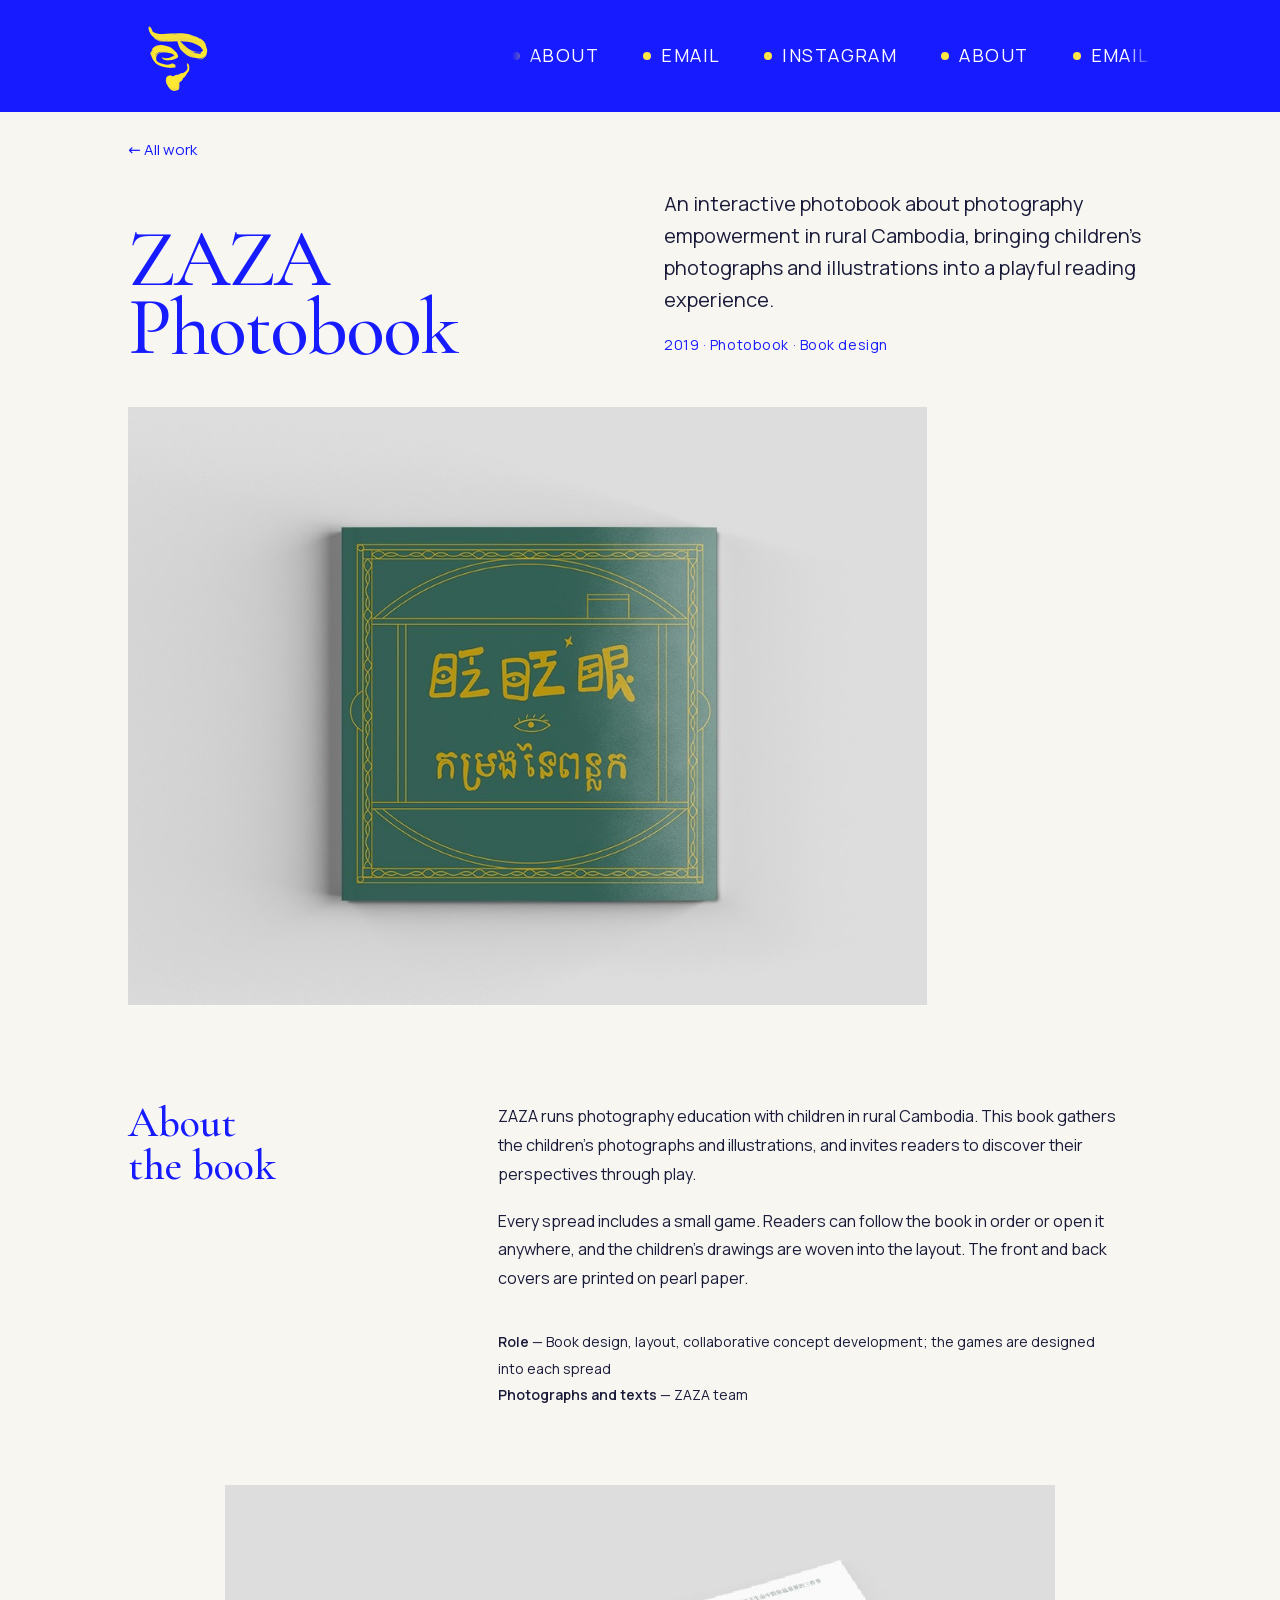
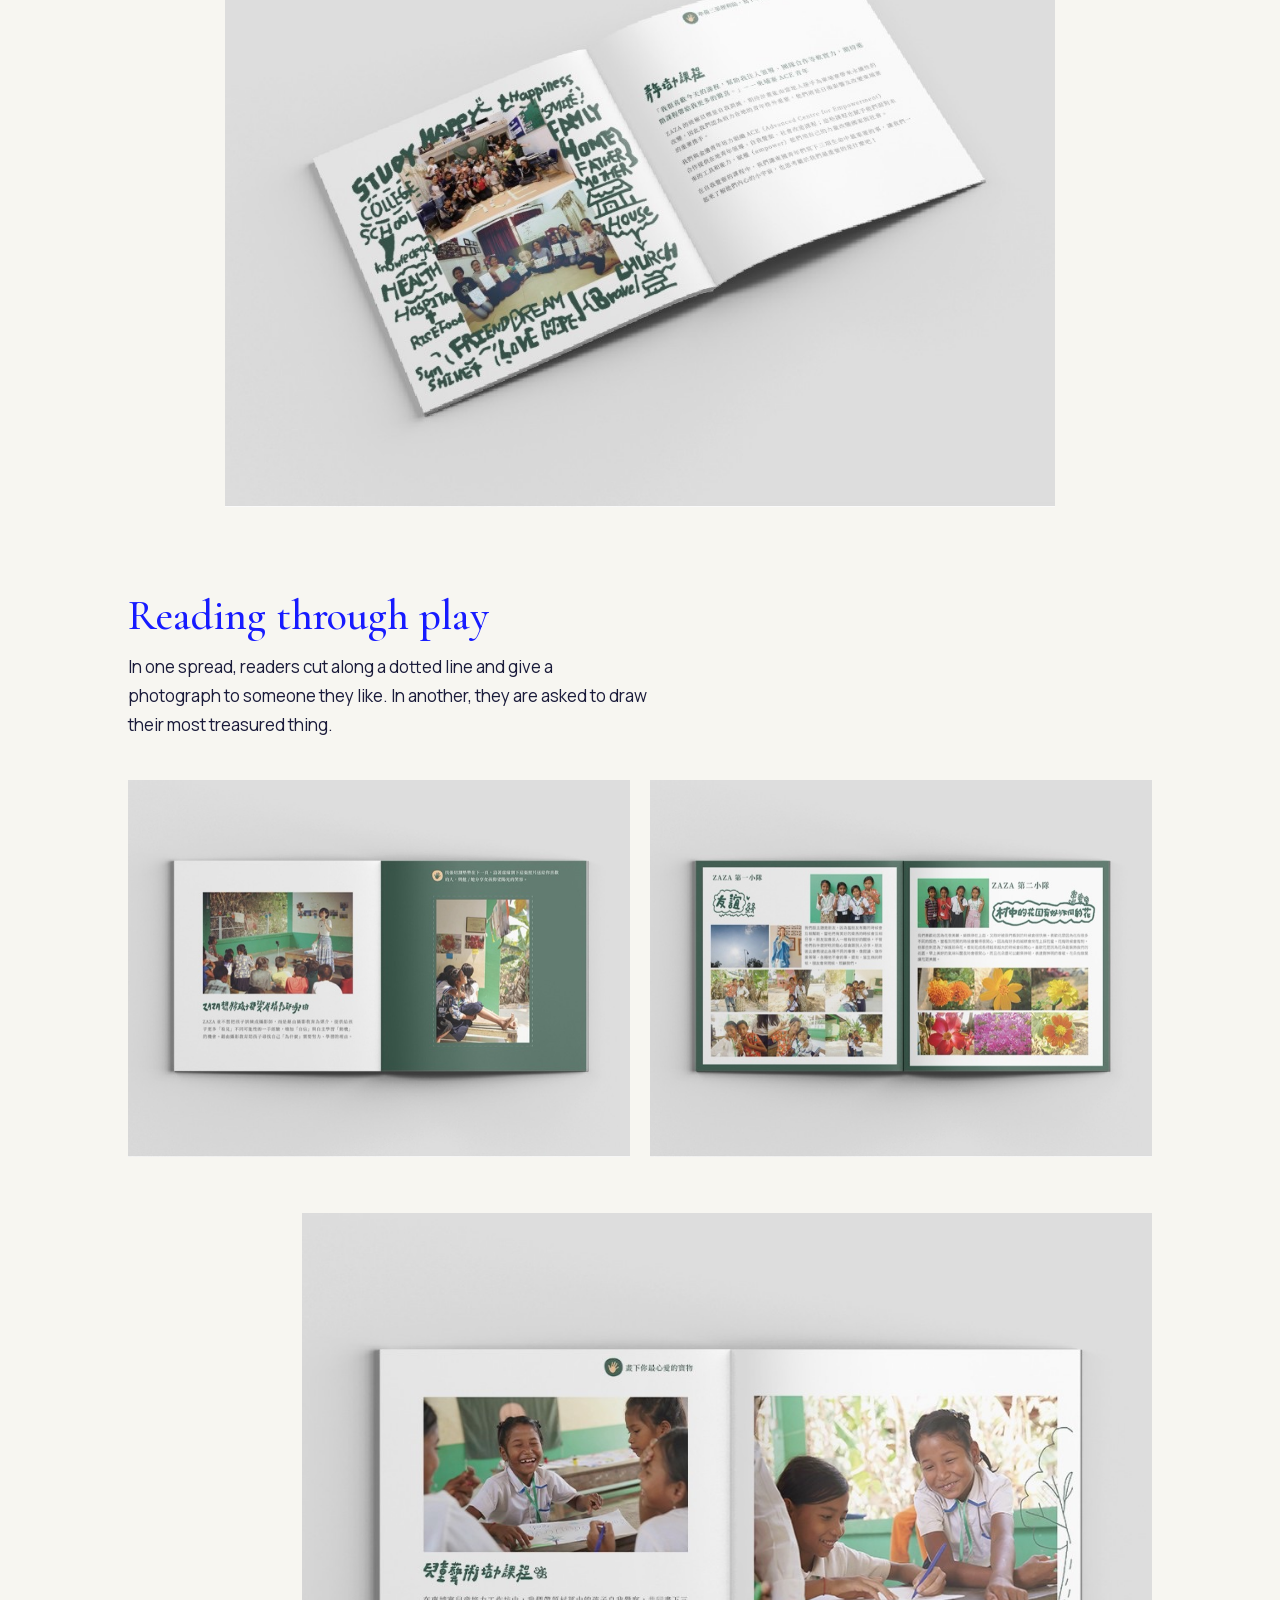
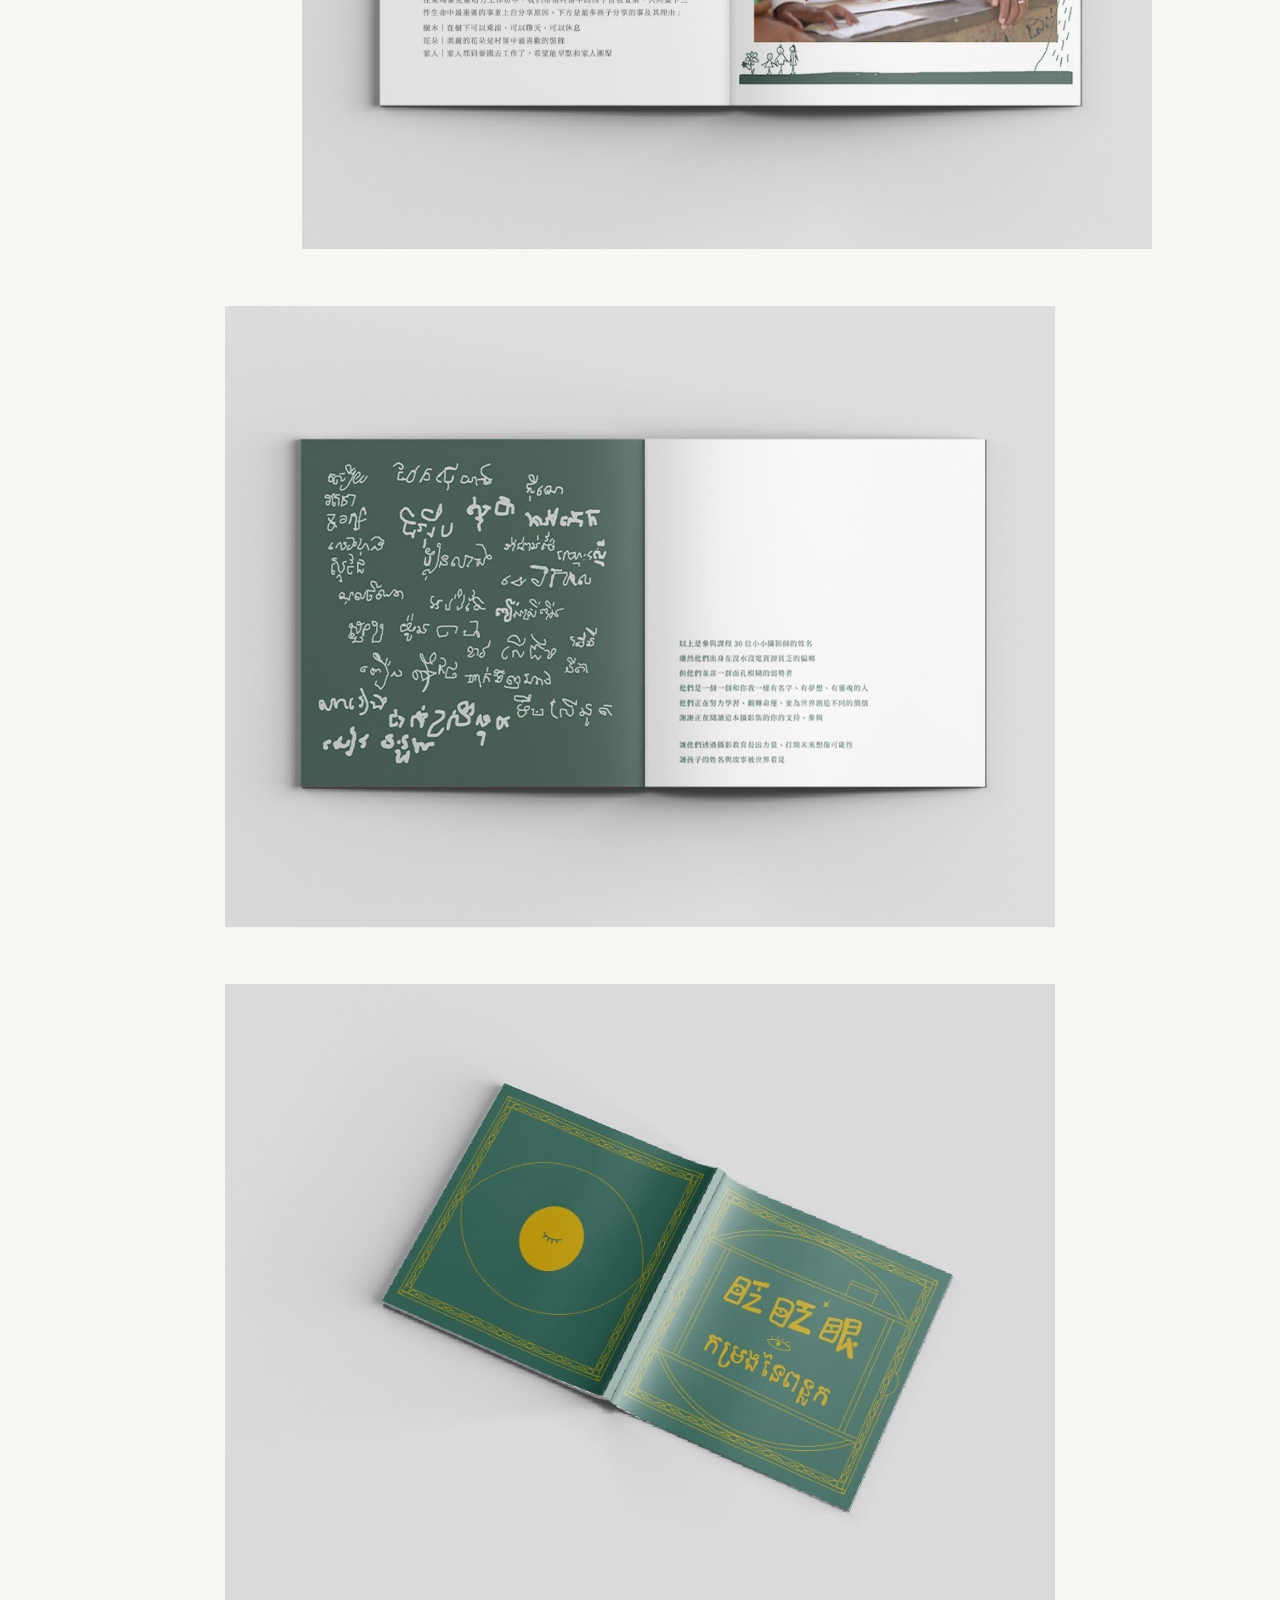
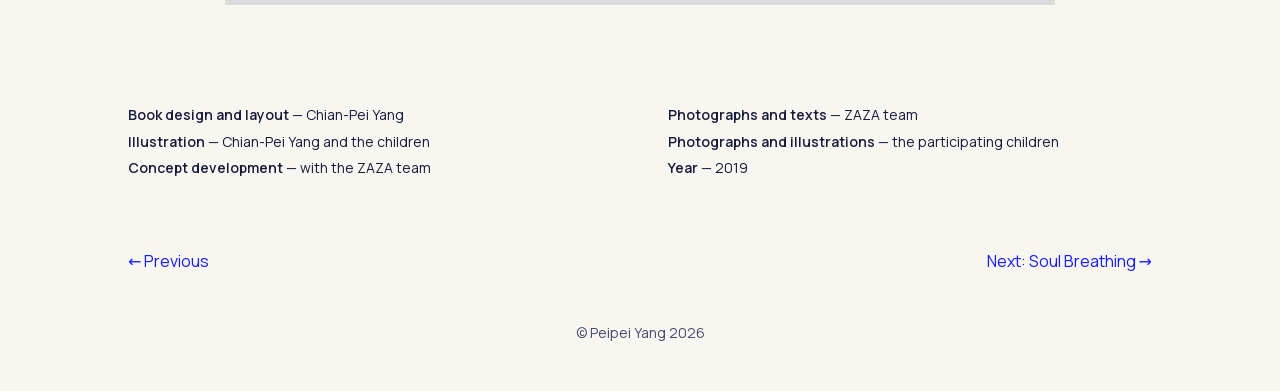
<file: docs/zaza/index.html>
<!doctype html>
<html lang="en">
<head>
<meta charset="utf-8">
<meta name="viewport" content="width=device-width, initial-scale=1">
<title>ZAZA Photobook — Peipei</title>
<meta name="description" content="ZAZA Photobook (2019): an interactive photobook bringing children&#x27;s photographs and illustrations from rural Cambodia into a playful reading experience.">
<meta name="theme-color" content="#171bff">
<meta property="og:title" content="ZAZA Photobook — Peipei">
<meta property="og:description" content="ZAZA Photobook (2019): an interactive photobook bringing children&#x27;s photographs and illustrations from rural Cambodia into a playful reading experience.">
<meta property="og:type" content="website">
<link rel="icon" href="../assets/brand/favicon.png">
<link rel="stylesheet" href="../style.css?v=1795761873">
</head>
<body class="page-project">
<a class="skip-link" href="#main">Skip to content</a>
<header class="site-header"><a class="brand" href=".././" aria-label="Peipei, home"><img class="pe" src="../assets/brand/pe-still.png" width="88" height="88" alt=""><img class="pe pe-anim" src="../assets/brand/pe.gif?v=3" width="88" height="88" alt="" decoding="async"></a><nav class="nav marquee" aria-label="Main"><div class="marquee-track"><div class="marquee-group"><a href="../about/"><span class="dot"></span>ABOUT</a><a href="mailto:balalapei@gmail.com"><span class="dot"></span>EMAIL</a><a href="https://www.instagram.com/balalapei/" target="_blank" rel="noopener"><span class="dot"></span>INSTAGRAM</a></div><div class="marquee-group" aria-hidden="true"><a href="../about/" tabindex="-1"><span class="dot"></span>ABOUT</a><a href="mailto:balalapei@gmail.com" tabindex="-1"><span class="dot"></span>EMAIL</a><a href="https://www.instagram.com/balalapei/" target="_blank" rel="noopener" tabindex="-1"><span class="dot"></span>INSTAGRAM</a></div><div class="marquee-group" aria-hidden="true"><a href="../about/" tabindex="-1"><span class="dot"></span>ABOUT</a><a href="mailto:balalapei@gmail.com" tabindex="-1"><span class="dot"></span>EMAIL</a><a href="https://www.instagram.com/balalapei/" target="_blank" rel="noopener" tabindex="-1"><span class="dot"></span>INSTAGRAM</a></div><div class="marquee-group" aria-hidden="true"><a href="../about/" tabindex="-1"><span class="dot"></span>ABOUT</a><a href="mailto:balalapei@gmail.com" tabindex="-1"><span class="dot"></span>EMAIL</a><a href="https://www.instagram.com/balalapei/" target="_blank" rel="noopener" tabindex="-1"><span class="dot"></span>INSTAGRAM</a></div></div></nav></header>
<main id="main">
<div class="backlink"><a href=".././">&larr; All work</a></div><section class="project-head"><h1 class="">ZAZA<br>Photobook</h1><div class="intro"><p>An interactive photobook about photography empowerment in rural Cambodia, bringing children&#x27;s photographs and illustrations into a playful reading experience.</p><p class="meta">2019 · Photobook · Book design</p></div></section><section class="hero"><figure style="width:78%"><img src="../assets/zaza/01-cover-1000.jpg" srcset="../assets/zaza/01-cover-800.jpg 800w, ../assets/zaza/01-cover-1000.jpg 1000w" sizes="(min-width: 1280px) 1184px, 100vw" width="1000" height="750" alt="Cover of the ZAZA photobook" fetchpriority="high" decoding="async"></figure></section><section class="info"><h2>About<br>the book</h2><div class="body"><p>ZAZA runs photography education with children in rural Cambodia. This book gathers the children&#x27;s photographs and illustrations, and invites readers to discover their perspectives through play.</p><p>Every spread includes a small game. Readers can follow the book in order or open it anywhere, and the children&#x27;s drawings are woven into the layout. The front and back covers are printed on pearl paper.</p><div class="small-lines"><div><strong>Role</strong> — Book design, layout, collaborative concept development; the games are designed into each spread</div><div><strong>Photographs and texts</strong> — ZAZA team</div></div></div></section><section class="block wide" style="margin-top:32px"><figure style="width:81%"><img src="../assets/zaza/02-overview-1000.jpg" srcset="../assets/zaza/02-overview-800.jpg 800w, ../assets/zaza/02-overview-1000.jpg 1000w" sizes="(min-width: 1280px) 960px, 100vw" width="1000" height="750" alt="Overview of the photobook&#x27;s spreads" loading="lazy" decoding="async"></figure></section><section class="block intro"><h2>Reading through play</h2><p>In one spread, readers cut along a dotted line and give a photograph to someone they like. In another, they are asked to draw their most treasured thing.</p></section><section class="block row" style="margin-top:32px;--cols:2"><figure><img src="../assets/zaza/03-photo-game-2083.jpg" srcset="../assets/zaza/03-photo-game-800.jpg 800w, ../assets/zaza/03-photo-game-1600.jpg 1600w, ../assets/zaza/03-photo-game-2083.jpg 2083w" sizes="(min-width: 900px) 50vw, 100vw" width="2083" height="1563" alt="Spread with a photo game" loading="lazy" decoding="async"></figure><figure><img src="../assets/zaza/04-team-spreads-2083.jpg" srcset="../assets/zaza/04-team-spreads-800.jpg 800w, ../assets/zaza/04-team-spreads-1600.jpg 1600w, ../assets/zaza/04-team-spreads-2083.jpg 2083w" sizes="(min-width: 900px) 50vw, 100vw" width="2083" height="1563" alt="Spreads made with the ZAZA team" loading="lazy" decoding="async"></figure></section><section class="block offset" style="margin-top:56px"><figure style="width:83%"><img src="../assets/zaza/05-drawing-activity-1000.jpg" srcset="../assets/zaza/05-drawing-activity-800.jpg 800w, ../assets/zaza/05-drawing-activity-1000.jpg 1000w" sizes="(min-width: 1280px) 983px, 100vw" width="1000" height="750" alt="Spread with a drawing activity" loading="lazy" decoding="async"></figure></section><section class="block wide" style="margin-top:56px"><figure style="width:81%"><img src="../assets/zaza/06-names-spread-2083.jpg" srcset="../assets/zaza/06-names-spread-800.jpg 800w, ../assets/zaza/06-names-spread-1600.jpg 1600w, ../assets/zaza/06-names-spread-2083.jpg 2083w" sizes="(min-width: 1280px) 960px, 100vw" width="2083" height="1563" alt="Spread with the children&#x27;s names" loading="lazy" decoding="async"></figure></section><section class="block wide" style="margin-top:56px"><figure style="width:81%"><img src="../assets/zaza/07-covers-1000.jpg" srcset="../assets/zaza/07-covers-800.jpg 800w, ../assets/zaza/07-covers-1000.jpg 1000w" sizes="(min-width: 1280px) 960px, 100vw" width="1000" height="750" alt="The front and back covers" loading="lazy" decoding="async"></figure></section><section class="credits"><div><div><strong>Book design and layout</strong> — Chian-Pei Yang</div><div><strong>Illustration</strong> — Chian-Pei Yang and the children</div><div><strong>Concept development</strong> — with the ZAZA team</div></div><div><div><strong>Photographs and texts</strong> — ZAZA team</div><div><strong>Photographs and illustrations</strong> — the participating children</div><div><strong>Year</strong> — 2019</div></div></section><nav class="prevnext" aria-label="Projects"><a class="prev" href="../travelling-in-my-room/">&larr; Previous</a><a class="next" href="../soul-breathing/">Next: Soul Breathing &rarr;</a></nav>
</main>
<footer class="site-footer">© Peipei Yang 2026</footer>
<script src="../main.js?v=1795761873" defer></script>
</body>
</html>
</file>
<file: docs/style.css>
@font-face{font-family:'Cormorant Garamond';font-style:normal;font-weight:500;font-display:swap;src:url(fonts/CormorantGaramond-500-latin.woff2) format('woff2');unicode-range:U+0000-00FF, U+0131, U+0152-0153, U+02BB-02BC, U+02C6, U+02DA, U+02DC, U+0304, U+0308, U+0329, U+2000-206F, U+20AC, U+2122, U+2191, U+2193, U+2212, U+2215, U+FEFF, U+FFFD}
@font-face{font-family:'Manrope';font-style:normal;font-weight:400;font-display:swap;src:url(fonts/Manrope-400-latin.woff2) format('woff2');unicode-range:U+0000-00FF, U+0131, U+0152-0153, U+02BB-02BC, U+02C6, U+02DA, U+02DC, U+0304, U+0308, U+0329, U+2000-206F, U+20AC, U+2122, U+2191, U+2193, U+2212, U+2215, U+FEFF, U+FFFD}
@font-face{font-family:'Manrope';font-style:normal;font-weight:600;font-display:swap;src:url(fonts/Manrope-600-latin.woff2) format('woff2');unicode-range:U+0000-00FF, U+0131, U+0152-0153, U+02BB-02BC, U+02C6, U+02DA, U+02DC, U+0304, U+0308, U+0329, U+2000-206F, U+20AC, U+2122, U+2191, U+2193, U+2212, U+2215, U+FEFF, U+FFFD}
:root {
  --bg: #f7f6f1;
  --blue: #171bff;
  --yellow: #ffe546;
  --ink: #1a1b3a;
  --mute: #4a4b6e;
  --white: #ffffff;
  --pad: clamp(20px, 10vw, 260px); /* inner pages: content is 80% of the screen width */
  --pad-home: clamp(20px, 7.5vw, 200px); /* home: 85% */
  --serif: 'Cormorant Garamond', Georgia, 'Times New Roman', serif;
  --sans: 'Manrope', system-ui, -apple-system, 'Segoe UI', sans-serif;
  --header-h: 112px;
  --logo: 88px;
}
* { box-sizing: border-box; }
html { -webkit-text-size-adjust: 100%; }
body {
  margin: 0;
  background: var(--bg);
  color: var(--ink);
  font: 400 16px/1.8 var(--sans);
  -webkit-font-smoothing: antialiased;
}
body.page-about { background: var(--white); }
img, video { display: block; max-width: 100%; height: auto; }
a { color: inherit; }
p { margin: 0; }
h1, h2, h3 { margin: 0; font-weight: 500; }
:focus-visible { outline: 3px solid var(--yellow); outline-offset: 3px; }
.skip-link { position: absolute; left: -999px; top: 0; background: var(--white); color: var(--blue); padding: 8px 14px; z-index: 100; }
.skip-link:focus { left: 8px; top: 8px; }

/* ---------- header ---------- */
.site-header {
  background: var(--blue);
  height: var(--header-h);
  padding: 0 var(--pad);
  display: flex;
  align-items: center;
  gap: 24px;
  position: relative;
  z-index: 20;
}
.brand { position: relative; display: block; width: var(--logo); height: var(--logo); flex: none; }
.brand .pe { position: absolute; inset: 0; width: 100%; height: 100%; object-fit: contain; }

/* scrolling nav (same idea as yuehyueh.co): the links drift right-to-left and pause on hover */
.marquee { flex: 1 1 0; max-width: 640px; margin-left: auto; min-width: 0; overflow: hidden; position: relative;
  -webkit-mask-image: linear-gradient(90deg, transparent, #000 4%, #000 96%, transparent);
  mask-image: linear-gradient(90deg, transparent, #000 4%, #000 96%, transparent); }
.marquee-track { display: flex; width: max-content; animation: marquee 14s linear infinite; will-change: transform; }
.marquee:hover .marquee-track, .marquee:focus-within .marquee-track { animation-play-state: paused; }
.marquee-group { display: flex; flex: none; }
.marquee-group a { color: var(--white); text-decoration: none; display: inline-flex; align-items: center; gap: 10px;
  font-size: 18px; line-height: 1.4; letter-spacing: .08em; padding-right: 44px; white-space: nowrap; }
.marquee-group a:hover, .marquee-group a:focus-visible { text-decoration: underline; text-underline-offset: 5px; }
.marquee .dot { width: 8px; height: 8px; border-radius: 50%; background: var(--yellow); flex: none; }
@keyframes marquee { to { transform: translateX(-25%); } }

/* ---------- shared ---------- */
.wrap { padding-left: var(--pad); padding-right: var(--pad); }
.serif { font-family: var(--serif); font-weight: 500; }
.blue { color: var(--blue); }
.meta { font-size: 14px; letter-spacing: .04em; line-height: 1.35; color: var(--blue); }
figure { margin: 0; }
figure img { width: 100%; border-radius: 0; }

.site-footer { text-align: center; padding: 24px var(--pad) 48px; font-size: 14px; line-height: 1.35; color: var(--mute); }

/* ---------- home ---------- */
body.page-home { background: var(--blue); color: var(--white); }
body.page-home .site-header { padding: 0 var(--pad-home); }
body.page-home .site-footer { color: var(--white); padding-top: 40px; }
.sr-only { position: absolute; width: 1px; height: 1px; overflow: hidden; clip: rect(0 0 0 0); white-space: nowrap; }
.home-grid { padding: 12px var(--pad-home) 0; display: flex; flex-direction: column; gap: 12px; }
.home-row { display: grid; grid-template-columns: repeat(12, minmax(0, 1fr)); gap: 12px; align-items: stretch; }
.tile { position: relative; display: flex; flex-direction: column; color: var(--white); text-decoration: none; }
.tile .media { position: relative; display: block; overflow: hidden; aspect-ratio: var(--ar); background: rgba(255, 255, 255, .12); }
.tile.fill .media { aspect-ratio: auto; flex: 1; }
.tile .media.padded > img { inset: 9% 12%; width: 76%; height: 82%; object-fit: contain; }
.tile .media > img { position: absolute; inset: 0; width: 100%; height: 100%; object-fit: cover; transition: transform .6s ease; }
a.tile:hover .media > img, a.tile:focus-visible .media > img { transform: scale(1.02); }
/* hover caption: a small pill that fades in at the bottom-left of the image (as on roingchen.com) */
.tile .label { position: absolute; left: 20px; bottom: 10px; max-width: calc(100% - 40px); padding: 5px 12px; border-radius: 15px;
  background: var(--yellow); color: var(--blue); font-size: 15px; line-height: 1.4; opacity: 0; transition: opacity .4s; pointer-events: none; }
.tile:hover .label, .tile:focus-visible .label, .tile.empty .label { opacity: 1; }
.tile.empty .media { border: 1px dashed rgba(255, 255, 255, .55); }
.tile.empty .no { position: absolute; top: 12px; left: 16px; font-family: var(--serif); font-size: 40px; line-height: 1; color: var(--yellow); }

/* animated hero: five books that swap covers one at a time */
.media.covers { position: relative; overflow: hidden; aspect-ratio: auto; width: 100%; background: #f7f6f1; display: flex; justify-content: center; align-items: center; gap: 12px; padding: 56px 24px; }
.media.flatlay, .comp { background-color: #efede8;
  background-image: repeating-linear-gradient(0deg, rgba(60, 50, 30, .018) 0 1px, transparent 1px 3px), repeating-linear-gradient(90deg, rgba(60, 50, 30, .018) 0 1px, transparent 1px 3px); }
.comp { position: relative; display: block; overflow: hidden; aspect-ratio: var(--ar, 4 / 3); }
.fl-grid { position: absolute; left: -20%; top: -30%; width: 140%; display: grid; grid-template-columns: repeat(5, 1fr); gap: 3%; transform: rotate(-11deg); transform-origin: center; }
.fl-card, .cf-card { display: block; aspect-ratio: 595 / 808; border-radius: 3%; overflow: hidden; box-shadow: 0 6px 14px rgba(40, 30, 20, .22); background: #ddd; }
.fl-card img, .cf-card img { display: block; width: 100%; height: 100%; object-fit: cover; }
.fl-box { display: block; aspect-ratio: 595 / 808; transform: scale(1.32); position: relative; z-index: 2; border-radius: 1.5%; overflow: hidden; box-shadow: 0 14px 30px rgba(40, 30, 20, .4); }
.fl-box img { display: block; width: 100%; height: 100%; object-fit: cover; }
.cf-card { position: absolute; width: var(--w); left: var(--x); top: var(--y); transform: rotate(var(--r, 0deg)); transform-origin: var(--o, 50% 50%); }
.book { position: relative; flex: 1 1 0; min-width: 0; max-width: 260px; aspect-ratio: 420 / 668; }
.book img { position: absolute; inset: 0; width: 100%; height: 100%; object-fit: cover; opacity: 0; transition: opacity .9s ease; }
.book img.on { opacity: 1; }


/* ---------- project page ---------- */
.backlink { padding: 28px var(--pad) 0; font-size: 15px; line-height: 1.35; }
.backlink a { color: var(--blue); text-decoration: none; }
.backlink a:hover { text-decoration: underline; text-underline-offset: 4px; }
.project-head { display: grid; grid-template-columns: minmax(0, 1fr) minmax(0, 1fr); gap: 48px; align-items: end; padding: 28px var(--pad) 44px; }
.project-head h1 { font-family: var(--serif); font-weight: 500; font-size: clamp(52px, 6.25vw, 90px); line-height: .86; letter-spacing: -.025em; color: var(--blue); }
.project-head .intro { display: flex; flex-direction: column; gap: 20px; padding-bottom: 8px; }
.project-head .intro p:not(.status):not(.meta) { font-size: 20px; line-height: 1.6; }
.status { align-self: flex-start; font-size: 13px; letter-spacing: .06em; text-transform: uppercase; color: var(--blue); border: 1px solid var(--blue); border-radius: 999px; padding: 2px 12px; line-height: 1.6; }
.project-head h1.title-sm { font-size: clamp(44px, 5vw, 72px); }
.project-head h1.title-md { font-size: clamp(48px, 5.55vw, 80px); }
.hero { padding: 0 var(--pad); }
.info { display: grid; grid-template-columns: 366fr 762fr; gap: 56px; padding: 96px var(--pad) 44px; }
.info h2 { font-family: var(--serif); font-size: clamp(32px, 3.33vw, 48px); line-height: 1; color: var(--blue); }
.info .body { max-width: 620px; display: flex; flex-direction: column; gap: 18px; line-height: 1.8; }
.small-lines { font-size: 14px; line-height: 1.9; margin-top: 18px; }
.small-lines strong, .credits strong { font-weight: 600; }
.block { padding: 0 var(--pad); margin-top: 32px; }
.block.wide figure { margin-left: auto; margin-right: auto; }
.block.offset figure { margin-left: auto; }
.block.row { display: grid; grid-template-columns: repeat(var(--cols, 2), minmax(0, 1fr)); gap: 20px; align-items: start; }
.block.intro { margin-top: 0; padding-top: 88px; padding-bottom: 8px; display: flex; flex-direction: column; gap: 16px; }
.block.intro h2 { font-family: var(--serif); font-size: clamp(32px, 3.33vw, 48px); line-height: 1; color: var(--blue); }
.block.intro p { max-width: 520px; font-size: 17px; line-height: 1.7; }
.panel-box { display: flex; align-items: center; justify-content: center; aspect-ratio: var(--ar, 1184 / 360); padding: 2%; }
.panel-box img { width: 41%; height: auto; max-height: 100%; object-fit: contain; }
.cardgrid { display: grid; grid-template-columns: repeat(5, minmax(0, 1fr)); gap: 20px 16px; }
.cg-card { display: block; border-radius: 3%; overflow: hidden; box-shadow: 0 3px 9px rgba(40, 30, 20, .16); aspect-ratio: 595 / 808; background: #ddd; }
.cg-card img { display: block; width: 100%; height: 100%; object-fit: cover; }
.swatches { display: grid; grid-template-columns: repeat(4, minmax(0, 1fr)); gap: 20px; }
.swatch { display: flex; flex-direction: column; gap: 10px; }
.swatch .chip { display: block; height: 140px; }
.swlabel { font-size: 13px; line-height: 1.4; }
.mock-box { display: flex; align-items: center; justify-content: center; gap: var(--gap, 6.1%); aspect-ratio: var(--ar, 1184 / 640); }
.mock-box.shadow .mock-im img { box-shadow: 0 10px 28px rgba(30, 60, 80, .22); }
.mock-im { display: block; }
.mock-im img { width: 100%; height: auto; }
.hero-covers { margin-top: 0; }
.credits { display: grid; grid-template-columns: minmax(0, 1fr) minmax(0, 1fr); gap: 56px; padding: 96px var(--pad) 40px; font-size: 14px; line-height: 1.9; }
.prevnext { display: flex; justify-content: space-between; gap: 24px; padding: 28px var(--pad); font-size: 16px; line-height: 1.4; }
.prevnext a { color: var(--blue); text-decoration: none; }
.prevnext a:hover { text-decoration: underline; text-underline-offset: 4px; }
.prevnext .next { margin-left: auto; text-align: right; }

/* videos */
.tile .media > video { position: absolute; inset: 0; width: 100%; height: 100%; object-fit: cover; }
.autovid { display: block; width: 100%; height: 100%; object-fit: cover; background: #000; transform: scale(1.02); } /* the 2% zoom hides the light edge line the screen recordings have */
.vidblock figure { overflow: hidden; }
.vidblock figure { aspect-ratio: var(--ar, 16 / 9); background: #000; }
.vidblock.bleed { padding-left: 0; padding-right: 0; }
/* laptop and phone drawn in CSS: thin bezels, camera, aluminium base; the phone overlaps the laptop's lower right */
.devices .stage { position: relative; padding-bottom: 5%; }
.laptop { width: 84%; margin: 0; }
.devices.solo .laptop { width: 100%; }
.laptop .lid { position: relative; background: #0b0b0d; border-radius: 12px 12px 3px 3px; padding: 1.1% 1.1% 1.5%; box-shadow: inset 0 0 0 1px #3a3a3e; }
.laptop .lscreen { aspect-ratio: var(--ar); background: #000; border-radius: 4px; overflow: hidden; }
.laptop .cam { position: absolute; left: 50%; top: .55%; width: 5px; height: 5px; margin-left: -2px; border-radius: 50%; background: #25252a; }
.laptop .lbase { position: relative; height: 13px; margin: 0 -4%; background: linear-gradient(#d9d9dc 0, #b4b4b9 55%, #8c8c92 100%); border-radius: 0 0 16px 16px / 0 0 12px 12px; box-shadow: 0 18px 30px rgba(0, 0, 0, .55); }
.laptop .lbase i { position: absolute; left: 50%; top: 0; width: 14%; height: 5px; margin-left: -7%; background: #9d9da2; border-radius: 0 0 8px 8px; }
/* iPhone 16 style: thin titanium frame, Dynamic Island, side buttons */
.phone { position: absolute; right: 0; bottom: 0; width: 17%; margin: 0; padding: .5%; background: #101012;
  border-radius: 15% / 7.1%; box-shadow: inset 0 0 0 1.5px #6e6e74, 0 0 0 1px #2b2b2f, 0 22px 44px rgba(0, 0, 0, .65); }
.phone::before { content: ""; position: absolute; left: -1.6%; top: 14%; width: 1.6%; height: 5%; background: #3a3a3f; border-radius: 2px 0 0 2px;
  box-shadow: 0 130% 0 #3a3a3f, 0 250% 0 #3a3a3f; }
.phone::after { content: ""; position: absolute; right: -1.6%; top: 22%; width: 1.6%; height: 10%; background: #3a3a3f; border-radius: 0 2px 2px 0; }
.phone .pscreen { aspect-ratio: var(--ar); background: #000; border-radius: 12.6% / 6%; overflow: hidden; }
.phone .island { position: absolute; left: 50%; top: 2.2%; width: 28%; height: 2.6%; margin-left: -14%; background: #000; border-radius: 99px; z-index: 2; }
@media (max-width: 700px) {
  .laptop { width: 100%; }
  .phone { position: relative; width: 40%; margin: -12% 4% 0 auto; right: auto; }
  .devices .stage { padding-bottom: 0; }
}

/* dark project pages */
body.page-dark { background: #0a0a0a; color: #ececec; }
body.page-dark .backlink a, body.page-dark .prevnext a, body.page-dark .meta { color: var(--yellow); }
body.page-dark .project-head h1, body.page-dark .info h2, body.page-dark .block.intro h2 { color: #fff; }
body.page-dark .site-footer { color: #9a9a9e; }

/* photo carousel (crossfade) */
.carousel { position: relative; aspect-ratio: var(--ar, 3 / 2); overflow: hidden; background: #ddd; }
.carousel .slide { position: absolute; inset: 0; opacity: 0; transition: opacity 1s ease; }
.carousel .slide.on { opacity: 1; }
.carousel .slide img { width: 100%; height: 100%; object-fit: cover; }
.dots { position: absolute; left: 0; right: 0; bottom: 14px; display: flex; justify-content: center; gap: 10px; }
.dots button { width: 10px; height: 10px; padding: 0; border-radius: 50%; border: 0; background: rgba(255, 255, 255, .55); cursor: pointer; }
.dots button.on { background: var(--blue); box-shadow: 0 0 0 2px #fff; }

/* card fan: a hand of cards; one at a time is "drawn" up out of the fan, then slips back */
.stack { position: relative; aspect-ratio: 16 / 9; background: #15513e; overflow: hidden; --k: 1; --cw: 21%; }
.scard { position: absolute; left: 50%; top: 27%; width: var(--cw); aspect-ratio: 595 / 808; margin-left: calc(var(--cw) / -2);
  transform-origin: 50% 190%; transform: rotate(calc(var(--a) * var(--k))); transition: transform .9s cubic-bezier(.3, .7, .2, 1); cursor: pointer; }
.scard .face { position: absolute; inset: 0; display: block; border-radius: 3%; overflow: hidden; background: #234;
  box-shadow: 0 6px 18px rgba(0, 0, 0, .35); transition: transform .9s cubic-bezier(.3, .7, .2, 1), box-shadow .9s, filter .6s; transform-origin: 50% 70%; }
.scard .face img { width: 100%; height: 100%; object-fit: cover; }
.scard.drawn { transform: rotate(0deg); z-index: 50 !important; }
.scard.drawn .face { transform: translateY(-16%) scale(1.32); box-shadow: 0 18px 40px rgba(0, 0, 0, .5); }
.stack.has-drawn .scard:not(.drawn) .face { filter: brightness(.72); }
@media (max-width: 700px) {
  .stack { aspect-ratio: 4 / 3; --k: .8; --cw: 29%; }
  .scard { top: 24%; }
}

/* ---------- about: three columns with a small photo in the third (as on roingchen.com/about) ---------- */
.about-main { display: grid; grid-template-columns: minmax(0, 1fr) minmax(0, 1.15fr) minmax(0, .85fr);
  grid-template-areas: "head bio photo" "ed exp proj"; column-gap: clamp(24px, 3.4vw, 48px); row-gap: clamp(44px, 6vw, 80px);
  align-items: start; padding: clamp(32px, 5.6vw, 72px) var(--pad) clamp(56px, 7.5vw, 96px); }
.ag-head { grid-area: head; display: flex; flex-direction: column; gap: 16px; }
.ag-bio { grid-area: bio; }
.portrait { grid-area: photo; width: 100%; aspect-ratio: 3 / 4; background: #eeeef1; display: flex; align-items: center; justify-content: center; color: var(--mute); font-size: 14px; letter-spacing: .04em; }
.portrait img { width: 100%; height: 100%; object-fit: cover; object-position: 50% 50%; }
.s-ed { grid-area: ed; } .s-exp { grid-area: exp; } .s-proj { grid-area: proj; }
.ag-head h1 { font-family: var(--serif); font-size: clamp(40px, 4.4vw, 64px); line-height: .9; letter-spacing: -.025em; color: var(--blue); }
.ag-head .name { font-size: 18px; line-height: 1.5; margin-top: 8px; }
.ag-head .sub { line-height: 1.6; }
.ag-head .role { font-size: 14px; line-height: 1.6; color: var(--mute); margin-top: -8px; }
.links { display: flex; flex-direction: column; gap: 4px; margin-top: 8px; }
.links a { color: var(--blue); text-decoration: underline; text-underline-offset: 4px; width: fit-content; }
.bio { display: flex; flex-direction: column; gap: 16px; }
.about-section { display: flex; flex-direction: column; gap: 14px; border-top: 1px solid #d9d9e3; padding-top: 14px; }
.about-section h2 { font-family: var(--serif); font-size: 26px; line-height: 1; color: var(--blue); margin-bottom: 4px; }
.row { display: flex; flex-direction: column; gap: 2px; }
.row .t { font-size: 15px; font-weight: 600; line-height: 1.45; }
.row .d { font-size: 14px; line-height: 1.6; color: var(--mute); }
.row .t a { color: var(--blue); text-underline-offset: 4px; }

/* ---------- responsive ---------- */
@media (max-width: 900px) {
  .project-head { grid-template-columns: 1fr; gap: 20px; padding: 20px var(--pad) 28px; align-items: start; }
  .info { grid-template-columns: 1fr; gap: 16px; padding-top: 56px; }
  .credits { grid-template-columns: 1fr; gap: 16px; padding-top: 56px; }
  .about-main { grid-template-columns: minmax(0, 1fr) minmax(0, 1fr); grid-template-areas: "head photo" "bio bio" "ed exp" "proj proj"; }
}
@media (max-width: 700px) {
  :root { --header-h: 72px; --logo: 56px; --pad: clamp(20px, 6vw, 40px); --pad-home: clamp(16px, 4vw, 28px); }
  body { font-size: 16px; line-height: 1.8; }
  .marquee-group a { font-size: 16px; padding-right: 40px; }
  .home-row { grid-template-columns: 1fr; }
  .home-row .tile { grid-column: auto !important; }
  .home-row .tile .media { aspect-ratio: 4 / 3; }
  .home-row .tile.fill .media { aspect-ratio: 4 / 3; flex: none; }
  .media.covers { aspect-ratio: auto; padding: 28px 14px; gap: 8px; }
  .book:nth-child(n+4) { display: none; }
  .project-head .intro p:not(.status):not(.meta) { font-size: 17px; }
  .meta { font-size: 13px; }
  .small-lines, .credits { font-size: 14px; }
  .block.row { grid-template-columns: minmax(0, 1fr); gap: 24px; }
  .swatches { grid-template-columns: repeat(2, minmax(0, 1fr)); }
  .cardgrid { grid-template-columns: repeat(3, minmax(0, 1fr)); gap: 12px; }
  .swatch .chip { height: 96px; }
  .block.row[style*="--cols:3"], .block.row[style*="--cols:5"] { grid-template-columns: repeat(2, minmax(0, 1fr)); gap: 16px; }
  .block.wide figure, .block.offset figure { width: 100% !important; }
  .block.intro { padding-top: 56px; }
  .block.intro p { font-size: 16px; }
  .prevnext { font-size: 14px; }
  .about-main { grid-template-columns: minmax(0, 1fr); grid-template-areas: "head" "photo" "bio" "ed" "exp" "proj"; }
  .portrait { max-width: 240px; }
  .ag-head h1 { font-size: 48px; }
}
@media (prefers-reduced-motion: reduce) {
  .brand .pe-anim { display: none; }
  .tile .media > img, .tile .label { transition: none; }
}

/* touch and small screens have no hover: show the caption under the image */
@media (hover: none), (max-width: 700px) {
  .tile .label { position: static; opacity: 1; background: none; color: var(--white); padding: 8px 0 0; max-width: none; border-radius: 0; font-size: 14px; letter-spacing: .02em; }
}
@media (prefers-reduced-motion: reduce) {
  .marquee-track { animation: none; }
  .marquee { -webkit-mask-image: none; mask-image: none; overflow: visible; }
  .marquee-group[aria-hidden="true"] { display: none; }
  .book img { transition: none; }
  .carousel .slide, .scard, .scard .face { transition: none; }
  .autovid { }
}

/* one-line project title */
.project-head h1.title-line { grid-column: 1 / -1; font-size: clamp(30px, 4.05vw, 58px); line-height: 1; white-space: nowrap; }
.project-head h1.title-line + .intro { grid-column: 2; }
@media (max-width: 900px) { .project-head h1.title-line { white-space: normal; font-size: clamp(34px, 9vw, 52px); } .project-head h1.title-line + .intro { grid-column: 1; } }

/* Flip desk calendar. The front, spine and rear board share one 3D scene. */
.flipcal {
  --turn-time: 1800ms;
  --front-lean: 22deg;
  --rear-lean: -31deg;
  --grain: url("data:image/svg+xml,%3Csvg xmlns='http://www.w3.org/2000/svg' width='180' height='180'%3E%3Cfilter id='g'%3E%3CfeTurbulence type='fractalNoise' baseFrequency='.37' numOctaves='2' stitchTiles='stitch'/%3E%3CfeColorMatrix values='0 0 0 0 .44 0 0 0 0 .30 0 0 0 0 .17 2.45 0 0 0 -1.53'/%3E%3C/filter%3E%3Cpath fill='white' filter='url(%23g)' d='M0 0h180v180H0z'/%3E%3C/svg%3E");
  position: relative;
  aspect-ratio: var(--ar, 1184 / 940);
  overflow: hidden;
  isolation: isolate;
  perspective: clamp(650px, 125vw, 1600px);
  perspective-origin: 50% 45%;
  background: var(--grain), linear-gradient(155deg, #a79a86 68%, #83796c);
}
.flipcal::before,
.flipcal .cal-set,
.flipcal .cal-set::after {
  position: absolute;
  pointer-events: none;
}
.flipcal::before {
  content: "";
  inset: 0;
  clip-path: polygon(0 0, 100% 0, 100% 85%, 66% 100%, 0 100%);
  background: repeating-linear-gradient(162deg, rgba(78,40,15,.18) 0 1px, transparent 1px 3px),
              linear-gradient(96deg, #8a532a 50%, #a66937);
}
.flipcal .cal-set {
  inset: 0;
  clip-path: polygon(0 0, 100% 0, 100% 84%, 63% 100%, 0 100%);
  background: var(--grain),
              radial-gradient(ellipse at 19% 32%, #fff6e5, transparent 78%),
              linear-gradient(145deg, var(--desk, #f7f6f1), #ddc7ab);
}
.flipcal .cal-set::after {
  content: "";
  inset: -8%;
  background:
    linear-gradient(119deg, transparent 24%, rgba(86,60,40,.20) 24.4% 26%, transparent 26.5%),
    linear-gradient(25deg, transparent 17%, rgba(91,64,45,.25) 18% 20%, transparent 21% 31%,
      rgba(87,61,43,.20) 32% 34%, transparent 35% 56%, rgba(87,61,43,.18) 57% 59%,
      transparent 60% 76%, rgba(87,61,43,.15) 77% 86%, transparent 87%);
  filter: blur(clamp(3px, .65vw, 9px));
}
.flipcal .cal {
  --camera-yaw: 23deg;
  position: absolute;
  top: 35%;
  left: 51%;
  width: var(--cw, 49%);
  aspect-ratio: var(--pa, 748 / 578);
  transform: translateX(-50%) rotateZ(-4deg) rotateX(-13deg) rotateY(var(--camera-yaw));
  transform-origin: 50% 0;
  transform-style: preserve-3d;
}
/* The bottom fold bridges the front and rear boards at the desk plane. */
.flipcal .cal-floor,
.flipcal .cal-shadow {
  position: absolute;
  top: 104%;
  transform-origin: 50% 0;
}
.flipcal .cal-floor {
  left: -.6%;
  right: -.6%;
  height: 104%;
  transform: rotateX(-90deg) translateY(-40%);
  background: linear-gradient(180deg, #88601d, #e7b53f 53%, #d0992c 82%, #6e4613);
}
.flipcal .cal-shadow {
  left: -2%;
  width: 181%;
  height: 180%;
  transform: translateY(1px) rotateX(-90deg) translateY(-25%);
  filter: blur(clamp(3px, .85vw, 11px));
}
.flipcal .cal-shadow::before,
.flipcal .cal-shadow::after {
  content: "";
  position: absolute;
  pointer-events: none;
}
.flipcal .cal-shadow::before {
  inset: 1% 0 4%;
  clip-path: polygon(0 47%, 1% 15%, 35% 0, 96% 13%, 83% 61%, 62% 88%, 26% 66%);
  background: radial-gradient(ellipse at 33% 54%, rgba(66,39,18,.58), rgba(77,51,30,.35) 42%, transparent 87%);
}
.flipcal .cal-shadow::after {
  inset: 0 44% 0 0;
  background: radial-gradient(ellipse 49% 5% at 50% 3%, rgba(64,37,15,.48), transparent),
              radial-gradient(ellipse 49% 6% at 50% 59%, rgba(64,37,15,.43), transparent);
}
.flipcal .cal-front,
.flipcal .cal-rear,
.flipcal .cal-edges {
  position: absolute;
  transform-origin: 50% 0;
}
.flipcal .cal-front {
  inset: 0 -.6% -12% -.6%;
  transform: rotateX(var(--front-lean)) translateZ(-5px);
  background: linear-gradient(107deg, #d6a529, #f7d34d 30%, #eac039 73%, #c49125);
  box-shadow: inset 0 1px #ffe485, inset 0 -2px rgba(103,63,14,.55), 0 1px 2px rgba(72,42,16,.33);
}
.flipcal .cal-rear {
  inset: 0 -.6% -21% -.6%;
  transform: rotateX(var(--rear-lean));
  background: linear-gradient(115deg, #f8d353, #dbad37 20%, #bc8825 75%, #986419);
  box-shadow: inset 0 -2px rgba(95,57,12,.47);
}
.flipcal .cal-edges {
  inset: 0 -.7% -1.15% 0;
  transform: rotateX(var(--front-lean)) translateZ(-3px);
  background: repeating-linear-gradient(177deg, #ded8c9 0 1px, #f5f0e2 1px 2px);
  box-shadow: 1px 2px 3px rgba(61,44,14,.34);
}
.flipcal .fstack, .flipcal .fpage {
  position: absolute;
  inset: 0;
  transform-style: preserve-3d;
}
.flipcal .fpage {
  visibility: hidden;
  transform: rotateX(var(--front-lean));
  transform-origin: 50% 0;
}
.flipcal .fpage.is-current,
.flipcal .fpage.is-next {
  visibility: visible;
}
.flipcal .fpage.is-next {
  transform: rotateX(var(--front-lean)) translateZ(-1.5px);
}
.flipcal .ffront, .flipcal .fback {
  position: absolute;
  inset: 0;
  backface-visibility: hidden;
  -webkit-backface-visibility: hidden;
  border-radius: 1px;
}
.flipcal .ffront {
  background: #f8f6ef;
  box-shadow: 0 1px 1px rgba(56,47,31,.22);
}
.flipcal .ffront img {
  display: block;
  width: 100%;
  height: 100%;
  object-fit: cover;
  border-radius: inherit;
}
.flipcal .fback {
  background: linear-gradient(132deg, #fffdf4, #f1eadd 75%, #e6ddcd);
  transform: rotateX(180deg);
}
.flipcal .ffront::before, .flipcal .fback::before,
.flipcal .ffront::after, .flipcal .fback::after {
  content: "";
  position: absolute;
  pointer-events: none;
}
.flipcal .ffront::before, .flipcal .fback::before {
  inset: 0;
  background: linear-gradient(180deg, rgba(48,33,19,.17), transparent 12%),
              linear-gradient(113deg, rgba(255,235,198,.15), transparent 42%, rgba(82,60,41,.07)),
              linear-gradient(23deg, transparent 9%, rgba(82,60,41,.09) 16% 20%, transparent 28%);
}
.flipcal .ffront::after, .flipcal .fback::after {
  inset: .75% 2.5% auto;
  height: 2.1%;
  background: radial-gradient(ellipse at 38% 50%, #211d16 0 25%, #82796a 36%, transparent 47%) left top,
              radial-gradient(ellipse at 62% 50%, #211d16 0 25%, #82796a 36%, transparent 47%) right top;
  background-size: calc(100% / 22) 100%;
  background-repeat: repeat-x;
}
.flipcal .fback::after { inset: auto 2.5% .75%; }
.flipcal .cal-rings {
  position: absolute;
  inset: -3.5% 2.5% auto;
  height: 5.5%;
  display: grid;
  grid-template-columns: repeat(22, 1fr);
  pointer-events: none;
  transform: rotateX(var(--front-lean)) translateZ(3px);
  transform-origin: 50% 64%;
}
.flipcal .cal-rings i {
  position: relative;
}
.flipcal .cal-rings i::before, .flipcal .cal-rings i::after {
  content: "";
  position: absolute;
  top: 0;
  left: 24%;
  width: 27%;
  height: 100%;
  border: clamp(1px, .15vw, 2px) solid #262525;
  border-top-color: #666462;
  border-left-color: #53504c;
  border-radius: 52% 51% 45% 48%;
  box-shadow: inset 1px 0 rgba(255,255,255,.32), 1px 1px 1px rgba(36,30,20,.24);
  transform: skewX(7deg);
}
.flipcal .cal-rings i::after { left: 49%; }
.flipcal .fpage.is-turning {
  animation: flipcal-turn var(--turn-time) both;
}
.flipcal .is-turning .ffront::before,
.flipcal .is-turning .fback::before {
  background: linear-gradient(171deg, rgba(34,28,20,.44), rgba(34,28,20,.16) 23%, transparent 49%, rgba(255,255,255,.45) 72%, rgba(52,43,29,.17));
  animation: flipcal-shade var(--turn-time) ease-in-out both;
}
.flipcal .is-next .ffront::before {
  background: linear-gradient(180deg, rgba(34,28,20,.31), rgba(34,28,20,.10) 18%, transparent 55%);
  animation: flipcal-reveal var(--turn-time) ease-out both;
}
.flipcal:not(.is-playing) .fpage.is-turning,
.flipcal:not(.is-playing) .is-next .ffront::before,
.flipcal:not(.is-playing) .is-turning .ffront::before,
.flipcal:not(.is-playing) .is-turning .fback::before {
  animation-play-state: paused;
}
@keyframes flipcal-turn {
  0% {
    transform: rotateX(var(--front-lean)) scaleY(1) skewX(0);
    animation-timing-function: cubic-bezier(.48,.03,.71,.72);
  }
  52% {
    transform: rotateX(170deg) scaleY(.60) skewX(-2deg);
    animation-timing-function: cubic-bezier(.3,.24,.52,1);
  }
  100% { transform: rotateX(328deg) scaleY(1) skewX(0); }
}
@keyframes flipcal-shade {
  0%, 100% { opacity: .28; }
  43%, 70% { opacity: 1; }
}
@keyframes flipcal-reveal {
  0%, 20% { opacity: 1; }
  100% { opacity: .42; }
}
@media (max-width: 900px) {
  .flipcal .cal { width: 57%; }
  .flipcal { aspect-ratio: 1; }
}
@media (max-width: 600px) {
  .flipcal .cal {
    --camera-yaw: 14deg;
    top: 36%;
    left: 49%;
    width: calc(52% + 36px);
  }
  .flipcal { aspect-ratio: 4 / 5; }
}
@media (prefers-reduced-motion: reduce) {
  .flipcal .fpage.is-turning,
  .flipcal .is-next .ffront::before,
  .flipcal .is-turning .ffront::before,
  .flipcal .is-turning .fback::before { animation: none; }
  .flipcal .fpage:not(:first-child) { visibility: hidden; }
  .flipcal .fpage:first-child { visibility: visible; }
}
</file>
